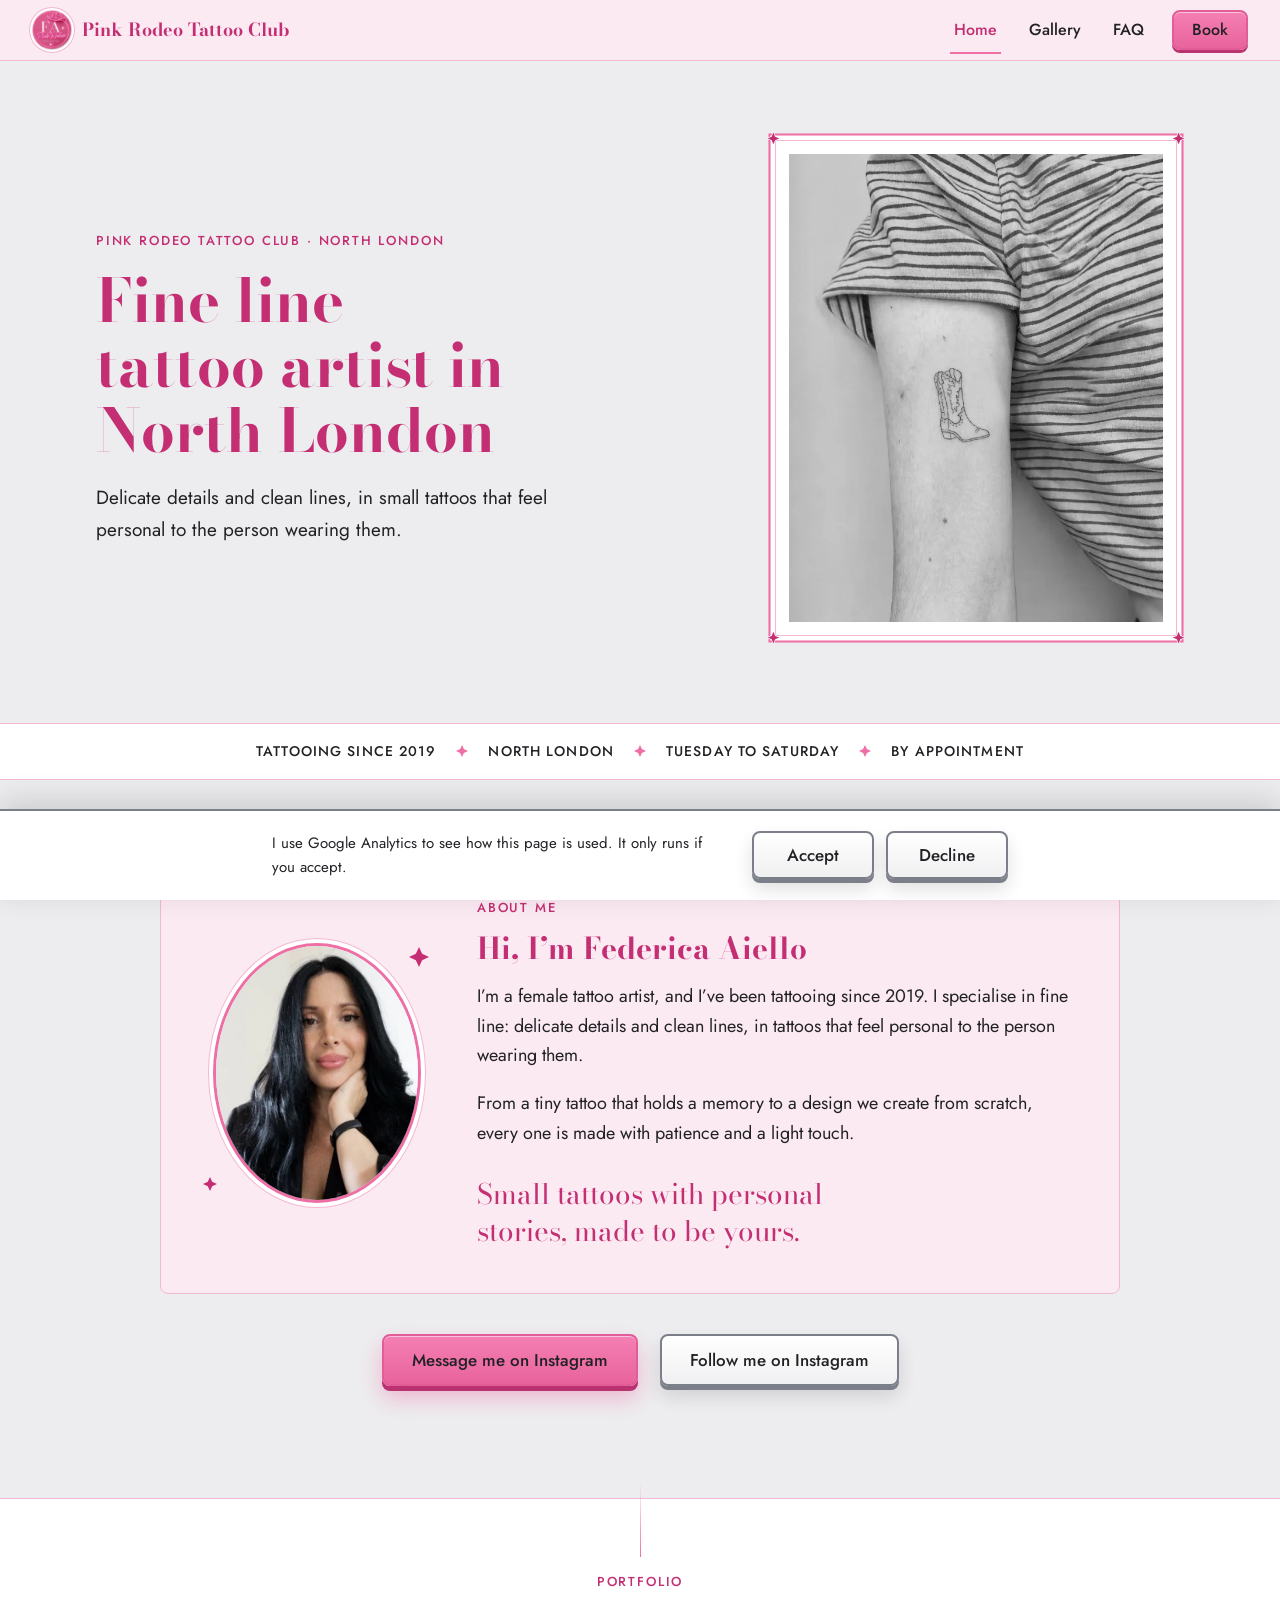
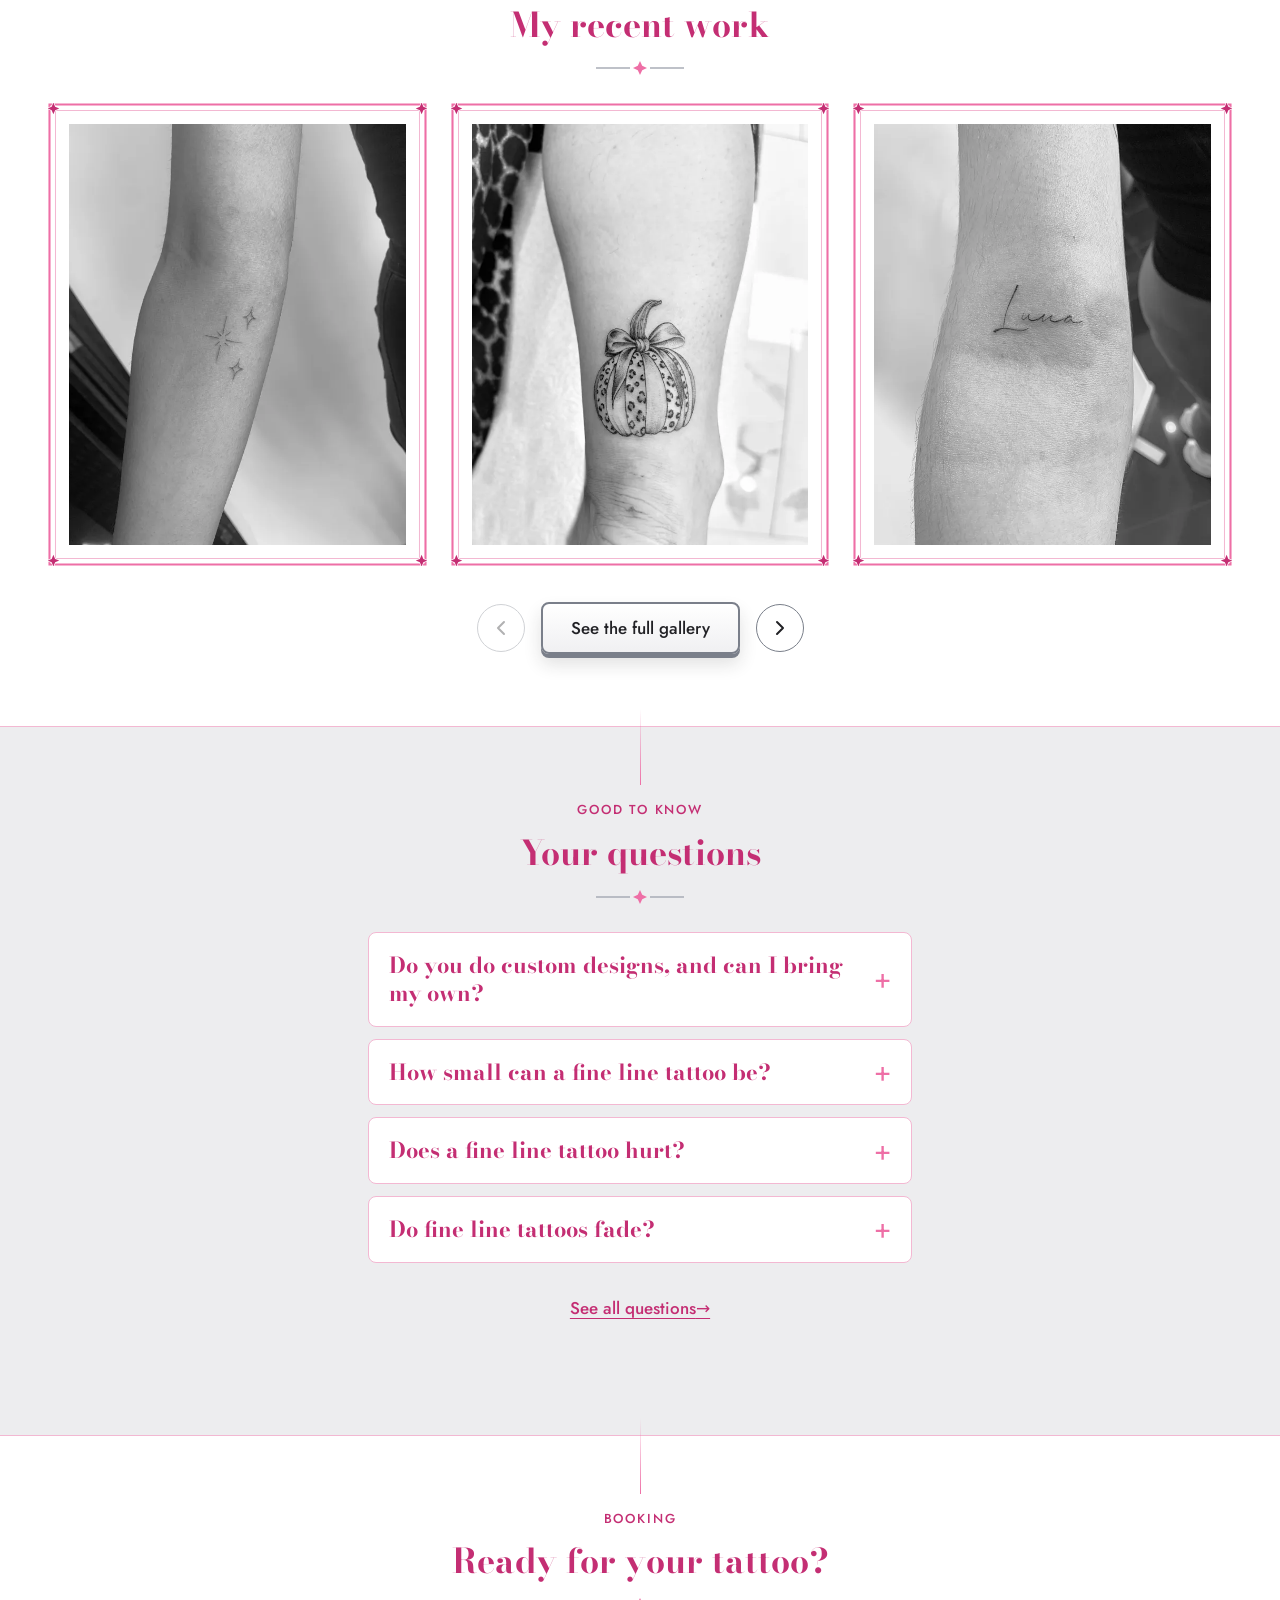
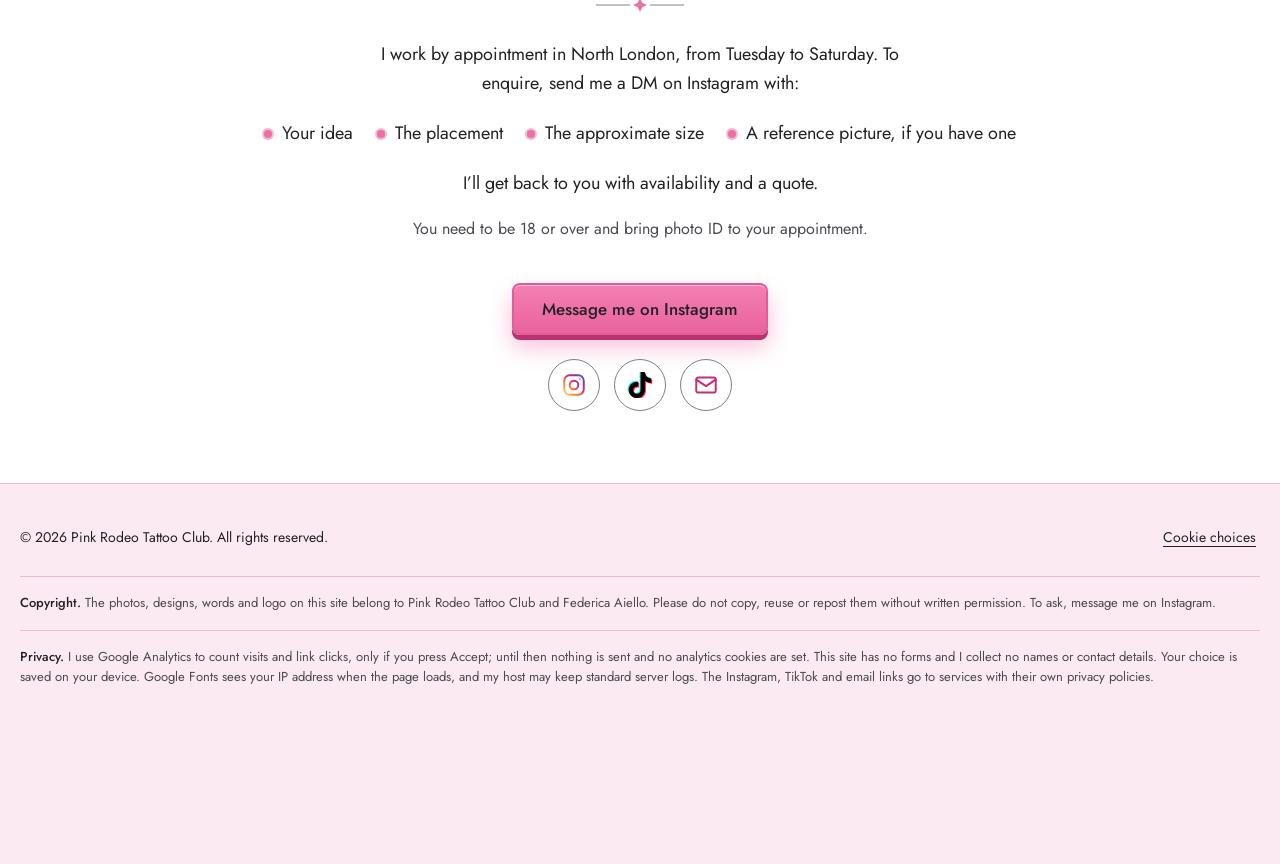
<file: index.html>
<!DOCTYPE html>
<html lang="en-GB">
<head>
  <meta charset="utf-8">
  <meta name="viewport" content="width=device-width, initial-scale=1">
  <title>Fine Line Tattoo Artist North London | Pink Rodeo Tattoo Club</title>
  <meta name="description" content="I'm Federica Aiello, a fine line tattoo artist in North London. Delicate tattoos at Pink Rodeo Tattoo Club, by appointment. Message me on Instagram.">
  <link rel="canonical" href="https://pinkrodeotattooclub.co.uk/">
  <meta name="theme-color" content="#EDEDEF">

  <!-- Open Graph and Twitter: what shows when the link is shared. -->
  <meta property="og:type" content="website">
  <meta property="og:site_name" content="Pink Rodeo Tattoo Club">
  <meta property="og:locale" content="en_GB">
  <meta property="og:title" content="Fine Line Tattoo Artist North London | Pink Rodeo Tattoo Club">
  <meta property="og:description" content="I'm Federica Aiello, a fine line tattoo artist in North London. Delicate tattoos at Pink Rodeo Tattoo Club, by appointment. Message me on Instagram.">
  <meta property="og:url" content="https://pinkrodeotattooclub.co.uk/">
  <meta property="og:image" content="https://pinkrodeotattooclub.co.uk/assets/social-preview.jpg">
  <meta property="og:image:width" content="1200">
  <meta property="og:image:height" content="630">
  <meta property="og:image:alt" content="Pink Rodeo Tattoo Club logo, a pink round sign with a neon-style cowboy hat, beside the words Fine line tattoo artist in North London">
  <meta name="twitter:card" content="summary_large_image">
  <meta name="twitter:title" content="Fine Line Tattoo Artist North London | Pink Rodeo Tattoo Club">
  <meta name="twitter:description" content="I'm Federica Aiello, a fine line tattoo artist in North London. Delicate tattoos at Pink Rodeo Tattoo Club, by appointment. Message me on Instagram.">
  <meta name="twitter:image" content="https://pinkrodeotattooclub.co.uk/assets/social-preview.jpg">
  <meta name="twitter:image:alt" content="Pink Rodeo Tattoo Club logo, a pink round sign with a neon-style cowboy hat, beside the words Fine line tattoo artist in North London">

  <link rel="icon" href="/favicon.ico" sizes="48x48">
  <link rel="icon" type="image/png" href="/assets/favicon-96.png" sizes="96x96">
  <link rel="icon" type="image/png" href="/assets/favicon-192.png" sizes="192x192">
  <link rel="apple-touch-icon" href="/assets/apple-touch-icon.png">

  <link rel="preconnect" href="https://fonts.googleapis.com">
  <link rel="preconnect" href="https://fonts.gstatic.com" crossorigin>
  <!-- Fonts load without blocking the first paint; the noscript line is the fallback. -->
  <link rel="stylesheet" href="https://fonts.googleapis.com/css2?family=Bodoni+Moda:wght@400;700&amp;family=Jost:wght@400;500&amp;display=swap" media="print" onload="this.media='all'">
  <noscript><link rel="stylesheet" href="https://fonts.googleapis.com/css2?family=Bodoni+Moda:wght@400;700&amp;family=Jost:wght@400;500&amp;display=swap"></noscript>
  <link rel="stylesheet" href="/styles.css">

  <!-- Google Consent Mode v2: everything denied until the visitor accepts.
       Google's analytics script is not downloaded at all before that (see script.js). -->
  <script>
    window.dataLayer = window.dataLayer || [];
    function gtag() { dataLayer.push(arguments); }
    gtag('consent', 'default', {
      analytics_storage: 'denied',
      ad_storage: 'denied',
      ad_user_data: 'denied',
      ad_personalization: 'denied'
    });
  </script>

  <script type="application/ld+json">
  {
    "@context": "https://schema.org",
    "@graph": [
      {
        "@type": "WebSite",
        "@id": "https://pinkrodeotattooclub.co.uk/#website",
        "url": "https://pinkrodeotattooclub.co.uk/",
        "name": "Pink Rodeo Tattoo Club",
        "alternateName": "Pink Rodeo",
        "inLanguage": "en-GB",
        "publisher": { "@id": "https://pinkrodeotattooclub.co.uk/#organization" }
      },
      {
        "@type": "Organization",
        "@id": "https://pinkrodeotattooclub.co.uk/#organization",
        "name": "Pink Rodeo Tattoo Club",
        "url": "https://pinkrodeotattooclub.co.uk/",
        "email": "hello@pinkrodeotattooclub.co.uk",
        "logo": "https://pinkrodeotattooclub.co.uk/assets/logo/pink-rodeo-tattoo-club-logo.jpg",
        "description": "Pink Rodeo Tattoo Club is a fine line tattoo brand in North London.",
        "areaServed": "North London",
        "sameAs": [
          "https://www.instagram.com/federicaiellotattoo/",
          "https://www.tiktok.com/@fapinkrodeo"
        ]
      },
      {
        "@type": "Person",
        "@id": "https://pinkrodeotattooclub.co.uk/#federica",
        "name": "Federica Aiello",
        "jobTitle": "Tattoo artist",
        "description": "Fine line tattoo artist in North London.",
        "image": "https://pinkrodeotattooclub.co.uk/assets/about/federica-oval-480.jpg",
        "knowsAbout": "Fine line tattooing",
        "url": "https://pinkrodeotattooclub.co.uk/",
        "worksFor": { "@id": "https://pinkrodeotattooclub.co.uk/#organization" },
        "sameAs": [
          "https://www.instagram.com/federicaiellotattoo/",
          "https://www.tiktok.com/@fapinkrodeo"
        ]
      }
    ]
  }
  </script>
</head>
<body>
  <a class="skip-link" href="#main">Skip to content</a>

  <section class="consent" id="consent" aria-label="Cookie choices" hidden>
    <p>I use Google Analytics to see how this page is used. It only runs if you accept.</p>
    <div class="consent__actions">
      <button type="button" class="btn btn--secondary" id="consent-accept">Accept</button>
      <button type="button" class="btn btn--secondary" id="consent-decline">Decline</button>
    </div>
  </section>

  <nav class="topbar" aria-label="Main menu">
    <div class="topbar__inner">
      <a class="brand" href="/">
        <img src="/assets/favicon-96.png" width="96" height="96" alt="">
        <span>Pink Rodeo Tattoo Club</span>
      </a>
      <ul id="menu-list">
        <li><a href="/" aria-current="page">Home</a></li>
        <li><a href="/gallery/" data-event="click_gallery" data-location="menu">Gallery</a></li>
        <li><a href="/faq/" data-event="click_faq" data-location="menu">FAQ</a></li>
        <li class="topbar__book"><a href="/#book" data-event="click_book" data-location="menu">Book</a></li>
      </ul>
      <button type="button" class="menu-toggle" id="menu-toggle" aria-expanded="false" aria-controls="menu-list" aria-label="Open menu">
        <svg viewBox="0 0 24 24" aria-hidden="true" focusable="false"><path class="i-open" d="M4 7h16M4 12h16M4 17h16"/><path class="i-close" d="M6 6l12 12M18 6 6 18"/></svg>
      </button>
    </div>
  </nav>

  <header class="hero hero--home">
    <div class="hero__text">
      <p class="hero__kicker">Pink Rodeo Tattoo Club · North London</p>
      <h1>Fine line tattoo artist in North London</h1>
      <p class="hero__lead">Delicate details and clean lines, in small tattoos that feel personal to the person wearing them.</p>
    </div>
    <figure class="frame frame--photo hero__photo">
      <picture><source type="image/webp" srcset="/assets/work/cowboy-boot-640.webp 640w, /assets/work/cowboy-boot-960.webp 960w" sizes="(min-width: 900px) 26rem, (min-width: 600px) 22rem, 80vw"><img src="/assets/work/cowboy-boot-960.jpg" srcset="/assets/work/cowboy-boot-640.jpg 640w, /assets/work/cowboy-boot-960.jpg 960w" sizes="(min-width: 900px) 26rem, (min-width: 600px) 22rem, 80vw" width="960" height="1280" alt="Fine line tattoo of a cowboy boot on an upper arm" fetchpriority="high" decoding="async"></picture>
    </figure>
  </header>

  <div class="facts">
    <ul class="facts__row">
      <li>Tattooing since 2019</li>
      <li>North London</li>
      <li>Tuesday to Saturday</li>
      <li>By appointment</li>
    </ul>
  </div>

  <main id="main">
    <section class="section section--about" id="about" aria-labelledby="about-heading">
      <div class="about-box about-split">
        <figure class="about-split__photo">
          <picture><source type="image/webp" srcset="/assets/about/federica-oval-480.webp"><img src="/assets/about/federica-oval-480.jpg" width="480" height="600" alt="Federica Aiello, with long dark hair, resting her chin on her hand" decoding="async"></picture>
        </figure>
        <div class="about-split__text">
          <p class="kicker" aria-hidden="true">About me</p>
        <h2 id="about-heading">Hi, I’m Federica Aiello</h2>
        <p>I’m a female tattoo artist, and I’ve been tattooing since 2019. I specialise in fine line: delicate details and clean lines, in tattoos that feel personal to the person wearing them.</p>
        <p>From a tiny tattoo that holds a memory to a design we create from scratch, every one is made with patience and a light touch.</p>
        <p class="about__closing">Small tattoos with personal stories, made to be yours.</p>
        </div>
      </div>
      <div class="actions">
        <a class="btn btn--primary" href="https://ig.me/m/federicaiellotattoo" target="_blank" rel="noopener noreferrer" data-event="click_dm" data-location="about">Message me on Instagram<span class="sr-only"> (opens in a new tab)</span></a>
        <a class="btn btn--secondary" href="https://www.instagram.com/federicaiellotattoo/" target="_blank" rel="noopener noreferrer" data-event="click_instagram_follow" data-location="about">Follow me on Instagram<span class="sr-only"> (opens in a new tab)</span></a>
      </div>
    </section>

    <div class="band band--work">
      <section class="section section--gallery" id="work" data-reveal aria-labelledby="work-heading">
        <p class="kicker" aria-hidden="true">Portfolio</p>
        <h2 id="work-heading">My recent work</h2>
        <ul class="carousel" id="carousel" aria-label="Recent tattoos, scroll sideways for more">
          <li>
            <figure class="frame frame--photo">
              <a class="photo-link" href="/assets/work/three-stars-1400.webp" aria-label="View larger: Fine line tattoo of a sparkle and two small stars on a forearm">
                <picture><source type="image/webp" srcset="/assets/work/three-stars-640.webp 640w, /assets/work/three-stars-960.webp 960w" sizes="(min-width: 1400px) 18rem, (min-width: 900px) calc(33vw - 3rem), (min-width: 600px) calc(50vw - 3rem), 80vw"><img src="/assets/work/three-stars-960.jpg" srcset="/assets/work/three-stars-640.jpg 640w, /assets/work/three-stars-960.jpg 960w" sizes="(min-width: 1400px) 18rem, (min-width: 900px) calc(33vw - 3rem), (min-width: 600px) calc(50vw - 3rem), 80vw" width="960" height="1280" alt="Fine line tattoo of a sparkle and two small stars on a forearm" loading="lazy" fetchpriority="low" decoding="async"></picture>
              </a>
            </figure>
          </li>
          <li>
            <figure class="frame frame--photo">
              <a class="photo-link" href="/assets/work/pumpkin-bow-1400.webp" aria-label="View larger: Tattoo of a pumpkin with leopard print stripes and a bow on its stem, on the back of a lower leg">
                <picture><source type="image/webp" srcset="/assets/work/pumpkin-bow-640.webp 640w, /assets/work/pumpkin-bow-960.webp 960w" sizes="(min-width: 1400px) 18rem, (min-width: 900px) calc(33vw - 3rem), (min-width: 600px) calc(50vw - 3rem), 80vw"><img src="/assets/work/pumpkin-bow-960.jpg" srcset="/assets/work/pumpkin-bow-640.jpg 640w, /assets/work/pumpkin-bow-960.jpg 960w" sizes="(min-width: 1400px) 18rem, (min-width: 900px) calc(33vw - 3rem), (min-width: 600px) calc(50vw - 3rem), 80vw" width="960" height="1113" alt="Tattoo of a pumpkin with leopard print stripes and a bow on its stem, on the back of a lower leg" loading="lazy" fetchpriority="low" decoding="async"></picture>
              </a>
            </figure>
          </li>
          <li>
            <figure class="frame frame--photo">
              <a class="photo-link" href="/assets/work/luna-script-1400.webp" aria-label="View larger: Fine line tattoo of the name Luna in handwritten script on a forearm">
                <picture><source type="image/webp" srcset="/assets/work/luna-script-640.webp 640w, /assets/work/luna-script-960.webp 960w" sizes="(min-width: 1400px) 18rem, (min-width: 900px) calc(33vw - 3rem), (min-width: 600px) calc(50vw - 3rem), 80vw"><img src="/assets/work/luna-script-960.jpg" srcset="/assets/work/luna-script-640.jpg 640w, /assets/work/luna-script-960.jpg 960w" sizes="(min-width: 1400px) 18rem, (min-width: 900px) calc(33vw - 3rem), (min-width: 600px) calc(50vw - 3rem), 80vw" width="960" height="1264" alt="Fine line tattoo of the name Luna in handwritten script on a forearm" loading="lazy" fetchpriority="low" decoding="async"></picture>
              </a>
            </figure>
          </li>
          <li>
            <figure class="frame frame--photo">
              <a class="photo-link" href="/assets/work/boots-stamp-1400.webp" aria-label="View larger: Fine line tattoo of a postage stamp showing two laced boots, with the number 26">
                <picture><source type="image/webp" srcset="/assets/work/boots-stamp-640.webp 640w, /assets/work/boots-stamp-960.webp 960w" sizes="(min-width: 1400px) 18rem, (min-width: 900px) calc(33vw - 3rem), (min-width: 600px) calc(50vw - 3rem), 80vw"><img src="/assets/work/boots-stamp-960.jpg" srcset="/assets/work/boots-stamp-640.jpg 640w, /assets/work/boots-stamp-960.jpg 960w" sizes="(min-width: 1400px) 18rem, (min-width: 900px) calc(33vw - 3rem), (min-width: 600px) calc(50vw - 3rem), 80vw" width="960" height="1043" alt="Fine line tattoo of a postage stamp showing two laced boots, with the number 26" loading="lazy" fetchpriority="low" decoding="async"></picture>
              </a>
            </figure>
          </li>
          <li>
            <figure class="frame frame--photo">
              <a class="photo-link" href="/assets/work/butterflies-1400.webp" aria-label="View larger: Tattoo of two small butterflies on a forearm, beside a second pair of small butterflies on another person">
                <picture><source type="image/webp" srcset="/assets/work/butterflies-640.webp 640w, /assets/work/butterflies-960.webp 960w" sizes="(min-width: 1400px) 18rem, (min-width: 900px) calc(33vw - 3rem), (min-width: 600px) calc(50vw - 3rem), 80vw"><img src="/assets/work/butterflies-960.jpg" srcset="/assets/work/butterflies-640.jpg 640w, /assets/work/butterflies-960.jpg 960w" sizes="(min-width: 1400px) 18rem, (min-width: 900px) calc(33vw - 3rem), (min-width: 600px) calc(50vw - 3rem), 80vw" width="960" height="1280" alt="Tattoo of two small butterflies on a forearm, beside a second pair of small butterflies on another person" loading="lazy" fetchpriority="low" decoding="async"></picture>
              </a>
            </figure>
          </li>
          <li>
            <figure class="frame frame--photo">
              <a class="photo-link" href="/assets/work/clock-tower-1400.webp" aria-label="View larger: Fine line tattoo of a clock tower drawn in one continuous line on an upper arm">
                <picture><source type="image/webp" srcset="/assets/work/clock-tower-640.webp 640w, /assets/work/clock-tower-960.webp 960w" sizes="(min-width: 1400px) 18rem, (min-width: 900px) calc(33vw - 3rem), (min-width: 600px) calc(50vw - 3rem), 80vw"><img src="/assets/work/clock-tower-960.jpg" srcset="/assets/work/clock-tower-640.jpg 640w, /assets/work/clock-tower-960.jpg 960w" sizes="(min-width: 1400px) 18rem, (min-width: 900px) calc(33vw - 3rem), (min-width: 600px) calc(50vw - 3rem), 80vw" width="960" height="1280" alt="Fine line tattoo of a clock tower drawn in one continuous line on an upper arm" loading="lazy" fetchpriority="low" decoding="async"></picture>
              </a>
            </figure>
          </li>
          <li>
            <figure class="frame frame--photo">
              <a class="photo-link" href="/assets/work/lemon-stamp-1400.webp" aria-label="View larger: Fine line tattoo of a postage stamp with a lemon and a lemon slice, with the number 82">
                <picture><source type="image/webp" srcset="/assets/work/lemon-stamp-640.webp 640w, /assets/work/lemon-stamp-960.webp 960w" sizes="(min-width: 1400px) 18rem, (min-width: 900px) calc(33vw - 3rem), (min-width: 600px) calc(50vw - 3rem), 80vw"><img src="/assets/work/lemon-stamp-960.jpg" srcset="/assets/work/lemon-stamp-640.jpg 640w, /assets/work/lemon-stamp-960.jpg 960w" sizes="(min-width: 1400px) 18rem, (min-width: 900px) calc(33vw - 3rem), (min-width: 600px) calc(50vw - 3rem), 80vw" width="960" height="1225" alt="Fine line tattoo of a postage stamp with a lemon and a lemon slice, with the number 82" loading="lazy" fetchpriority="low" decoding="async"></picture>
              </a>
            </figure>
          </li>
          <li>
            <figure class="frame frame--photo">
              <a class="photo-link" href="/assets/work/two-stars-1400.webp" aria-label="View larger: Fine line tattoo of two small stars surrounded by tiny dots">
                <picture><source type="image/webp" srcset="/assets/work/two-stars-640.webp 640w, /assets/work/two-stars-960.webp 960w" sizes="(min-width: 1400px) 18rem, (min-width: 900px) calc(33vw - 3rem), (min-width: 600px) calc(50vw - 3rem), 80vw"><img src="/assets/work/two-stars-960.jpg" srcset="/assets/work/two-stars-640.jpg 640w, /assets/work/two-stars-960.jpg 960w" sizes="(min-width: 1400px) 18rem, (min-width: 900px) calc(33vw - 3rem), (min-width: 600px) calc(50vw - 3rem), 80vw" width="960" height="1281" alt="Fine line tattoo of two small stars surrounded by tiny dots" loading="lazy" fetchpriority="low" decoding="async"></picture>
              </a>
            </figure>
          </li>
          <li class="carousel__end">
            <a class="frame carousel__more" href="/gallery/" data-event="click_gallery" data-location="carousel">See the full gallery <span aria-hidden="true">→</span></a>
          </li>
        </ul>
        <div class="carousel__controls">
          <button type="button" class="icon-btn" data-carousel-prev aria-controls="carousel" aria-label="Previous photos" hidden><svg viewBox="0 0 24 24" fill="none" stroke="currentColor" stroke-width="2" stroke-linecap="round" stroke-linejoin="round" aria-hidden="true" focusable="false"><path d="m15 6-6 6 6 6"/></svg></button>
          <a class="btn btn--secondary" href="/gallery/" data-event="click_gallery" data-location="work">See the full gallery</a>
          <button type="button" class="icon-btn" data-carousel-next aria-controls="carousel" aria-label="Next photos" hidden><svg viewBox="0 0 24 24" fill="none" stroke="currentColor" stroke-width="2" stroke-linecap="round" stroke-linejoin="round" aria-hidden="true" focusable="false"><path d="m9 6 6 6-6 6"/></svg></button>
        </div>
      </section>
    </div>

    <section class="section section--questions" id="questions" data-reveal aria-labelledby="questions-heading">
      <p class="kicker" aria-hidden="true">Good to know</p>
      <h2 id="questions-heading">Your questions</h2>
      <div class="faq-short">
        <details class="faq-short__item">
          <summary>Do you do custom designs, and can I bring my own?</summary>
          <p>Yes, I create custom fine line tattoo designs in North London. You are welcome to bring your own ideas or reference images, and I will adapt them to suit the placement you want. We talk through the details before I start.</p>
        </details>
        <details class="faq-short__item">
          <summary>How small can a fine line tattoo be?</summary>
          <p>Fine line tattoos can be very small, from around 0.5 cm, depending on the design. If a design has a lot of detail, I may suggest making it a little larger or simplifying it, so it stays clear as it heals.</p>
        </details>
        <details class="faq-short__item">
          <summary>Does a fine line tattoo hurt?</summary>
          <p>It depends on where the tattoo goes and on your own pain threshold. Small fine line tattoos are usually easy to deal with and quick to complete. Areas with thinner skin or close to the bone, such as the ribs, ankles or inner arm, tend to feel sharper.</p>
        </details>
        <details class="faq-short__item">
          <summary>Do fine line tattoos fade?</summary>
          <p>Yes, they can. The lines are thinner and less ink goes into the skin than with bolder styles, so sun, friction and time show on a fine line tattoo sooner. That is why aftercare matters so much. Keep it out of direct sun while it heals, and once it has healed, use sunscreen (SPF 30 or higher) whenever it is exposed.</p>
        </details>
      </div>
      <a class="more-link" href="/faq/" data-event="click_faq" data-location="home-faq">See all questions <span aria-hidden="true">→</span></a>
    </section>

    <div class="band">
      <section class="section section--book" id="book" data-reveal aria-labelledby="book-heading">
        <p class="kicker" aria-hidden="true">Booking</p>
        <h2 id="book-heading">Ready for your tattoo?</h2>
        <p>I work by appointment in North London, from Tuesday to Saturday. To enquire, send me a DM on Instagram with:</p>
        <ul class="booking__list">
          <li>Your idea</li>
          <li>The placement</li>
          <li>The approximate size</li>
          <li>A reference picture, if you have one</li>
        </ul>
        <p>I’ll get back to you with availability and a quote.</p>
        <p class="booking__note">You need to be 18 or over and bring photo ID to your appointment.</p>
        <div class="cta">
          <a class="btn btn--primary" href="https://ig.me/m/federicaiellotattoo" target="_blank" rel="noopener noreferrer" data-event="click_dm" data-location="booking">Message me on Instagram<span class="sr-only"> (opens in a new tab)</span></a>
          <nav class="social" aria-label="Instagram, TikTok and email">
            <a class="icon-link" href="https://www.instagram.com/federicaiellotattoo/" target="_blank" rel="noopener noreferrer" data-event="click_instagram_follow" data-location="booking">
              <svg viewBox="0 0 24 24" fill="none" stroke-width="1.8" stroke-linecap="round" stroke-linejoin="round" aria-hidden="true" focusable="false"><defs><linearGradient id="ig-gradient" x1="3" y1="21" x2="21" y2="3" gradientUnits="userSpaceOnUse"><stop offset="0" stop-color="#FEDA77"/><stop offset="0.3" stop-color="#F58529"/><stop offset="0.55" stop-color="#DD2A7B"/><stop offset="0.8" stop-color="#8134AF"/><stop offset="1" stop-color="#515BD4"/></linearGradient></defs><rect x="3" y="3" width="18" height="18" rx="5" stroke="url(#ig-gradient)"/><circle cx="12" cy="12" r="4" stroke="url(#ig-gradient)"/><circle cx="17.5" cy="6.5" r="0.7" fill="url(#ig-gradient)" stroke="none"/></svg><span class="sr-only">Instagram (opens in a new tab)</span>
            </a>
            <a class="icon-link" href="https://www.tiktok.com/@fapinkrodeo" target="_blank" rel="noopener noreferrer" data-event="click_tiktok" data-location="booking">
              <svg viewBox="0 0 24 24" aria-hidden="true" focusable="false"><path fill="#25F4EE" transform="translate(-0.9 -0.9)" d="M12.525.02c1.31-.02 2.61-.01 3.91-.02.08 1.53.63 3.09 1.75 4.17 1.12 1.11 2.7 1.62 4.24 1.79v4.03c-1.44-.05-2.89-.35-4.2-.97-.57-.26-1.1-.59-1.62-.93-.01 2.92.01 5.84-.02 8.75-.08 1.4-.54 2.79-1.35 3.94-1.31 1.92-3.58 3.17-5.91 3.21-1.43.08-2.86-.31-4.08-1.03-2.02-1.19-3.44-3.37-3.65-5.71-.02-.5-.03-1-.01-1.49.18-1.9 1.12-3.72 2.58-4.96 1.66-1.44 3.98-2.13 6.15-1.72.02 1.48-.04 2.96-.04 4.44-.99-.32-2.15-.23-3.02.37-.63.41-1.11 1.04-1.36 1.75-.21.51-.15 1.07-.14 1.61.24 1.64 1.82 3.02 3.5 2.87 1.12-.01 2.19-.66 2.77-1.61.19-.33.4-.67.41-1.06.1-1.79.06-3.57.07-5.36.01-4.03-.01-8.05.02-12.07z"/><path fill="#FE2C55" transform="translate(0.9 0.9)" d="M12.525.02c1.31-.02 2.61-.01 3.91-.02.08 1.53.63 3.09 1.75 4.17 1.12 1.11 2.7 1.62 4.24 1.79v4.03c-1.44-.05-2.89-.35-4.2-.97-.57-.26-1.1-.59-1.62-.93-.01 2.92.01 5.84-.02 8.75-.08 1.4-.54 2.79-1.35 3.94-1.31 1.92-3.58 3.17-5.91 3.21-1.43.08-2.86-.31-4.08-1.03-2.02-1.19-3.44-3.37-3.65-5.71-.02-.5-.03-1-.01-1.49.18-1.9 1.12-3.72 2.58-4.96 1.66-1.44 3.98-2.13 6.15-1.72.02 1.48-.04 2.96-.04 4.44-.99-.32-2.15-.23-3.02.37-.63.41-1.11 1.04-1.36 1.75-.21.51-.15 1.07-.14 1.61.24 1.64 1.82 3.02 3.5 2.87 1.12-.01 2.19-.66 2.77-1.61.19-.33.4-.67.41-1.06.1-1.79.06-3.57.07-5.36.01-4.03-.01-8.05.02-12.07z"/><path fill="#010101" d="M12.525.02c1.31-.02 2.61-.01 3.91-.02.08 1.53.63 3.09 1.75 4.17 1.12 1.11 2.7 1.62 4.24 1.79v4.03c-1.44-.05-2.89-.35-4.2-.97-.57-.26-1.1-.59-1.62-.93-.01 2.92.01 5.84-.02 8.75-.08 1.4-.54 2.79-1.35 3.94-1.31 1.92-3.58 3.17-5.91 3.21-1.43.08-2.86-.31-4.08-1.03-2.02-1.19-3.44-3.37-3.65-5.71-.02-.5-.03-1-.01-1.49.18-1.9 1.12-3.72 2.58-4.96 1.66-1.44 3.98-2.13 6.15-1.72.02 1.48-.04 2.96-.04 4.44-.99-.32-2.15-.23-3.02.37-.63.41-1.11 1.04-1.36 1.75-.21.51-.15 1.07-.14 1.61.24 1.64 1.82 3.02 3.5 2.87 1.12-.01 2.19-.66 2.77-1.61.19-.33.4-.67.41-1.06.1-1.79.06-3.57.07-5.36.01-4.03-.01-8.05.02-12.07z"/></svg><span class="sr-only">TikTok (opens in a new tab)</span>
            </a>
            <a class="icon-link icon-link--email" href="mailto:hello@pinkrodeotattooclub.co.uk" data-event="click_email" data-location="booking">
              <svg viewBox="0 0 24 24" fill="none" stroke="currentColor" stroke-width="1.8" stroke-linecap="round" stroke-linejoin="round" aria-hidden="true" focusable="false"><rect x="3" y="5" width="18" height="14" rx="2"/><path d="m3 7 9 6 9-6"/></svg><span class="sr-only">Email</span>
            </a>
          </nav>
        </div>
      </section>
    </div>
  </main>

  <footer class="footer">
    <div class="footer__inner">
      <div class="footer__row">
        <span>© 2026 Pink Rodeo Tattoo Club. All rights reserved.</span>
        <button type="button" class="link-button" id="consent-reopen">Cookie choices</button>
      </div>

      <section class="privacy" id="copyright" aria-labelledby="copyright-heading">
        <h2 id="copyright-heading">Copyright</h2>
        <p>The photos, designs, words and logo on this site belong to Pink Rodeo Tattoo Club and Federica Aiello. Please do not copy, reuse or repost them without written permission. To ask, message me on Instagram.</p>
      </section>

      <section class="privacy" aria-labelledby="privacy-heading">
        <h2 id="privacy-heading">Privacy</h2>
        <p>I use Google Analytics to count visits and link clicks, only if you press Accept; until then nothing is sent and no analytics cookies are set. This site has no forms and I collect no names or contact details. Your choice is saved on your device. Google Fonts sees your IP address when the page loads, and my host may keep standard server logs. The Instagram, TikTok and email links go to services with their own privacy policies.</p>
      </section>
    </div>
  </footer>

  <dialog class="lightbox" id="lightbox" aria-label="Photo viewer">
    <div class="lightbox__inner">
      <figure class="frame lightbox__frame">
        <img id="lightbox-img" src="[data-uri]" alt="">
      </figure>
      <div class="lightbox__bar">
        <button type="button" class="icon-btn" id="lightbox-prev" aria-label="Previous photo"><svg viewBox="0 0 24 24" fill="none" stroke="currentColor" stroke-width="2" stroke-linecap="round" stroke-linejoin="round" aria-hidden="true" focusable="false"><path d="m15 6-6 6 6 6"/></svg></button>
        <p class="lightbox__count" id="lightbox-count" aria-live="polite"></p>
        <button type="button" class="icon-btn" id="lightbox-next" aria-label="Next photo"><svg viewBox="0 0 24 24" fill="none" stroke="currentColor" stroke-width="2" stroke-linecap="round" stroke-linejoin="round" aria-hidden="true" focusable="false"><path d="m9 6 6 6-6 6"/></svg></button>
      </div>
      <button type="button" class="icon-btn lightbox__close" id="lightbox-close" aria-label="Close photo viewer"><svg viewBox="0 0 24 24" fill="none" stroke="currentColor" stroke-width="2" stroke-linecap="round" stroke-linejoin="round" aria-hidden="true" focusable="false"><path d="M6 6l12 12M18 6 6 18"/></svg></button>
    </div>
  </dialog>

  <div class="sticky-dm" id="sticky-dm">
    <a class="btn btn--primary" href="https://ig.me/m/federicaiellotattoo" target="_blank" rel="noopener noreferrer" data-event="click_dm" data-location="sticky">Message me on Instagram<span class="sr-only"> (opens in a new tab)</span></a>
  </div>

  <script src="/script.js" defer></script>
</body>
</html>
</file>
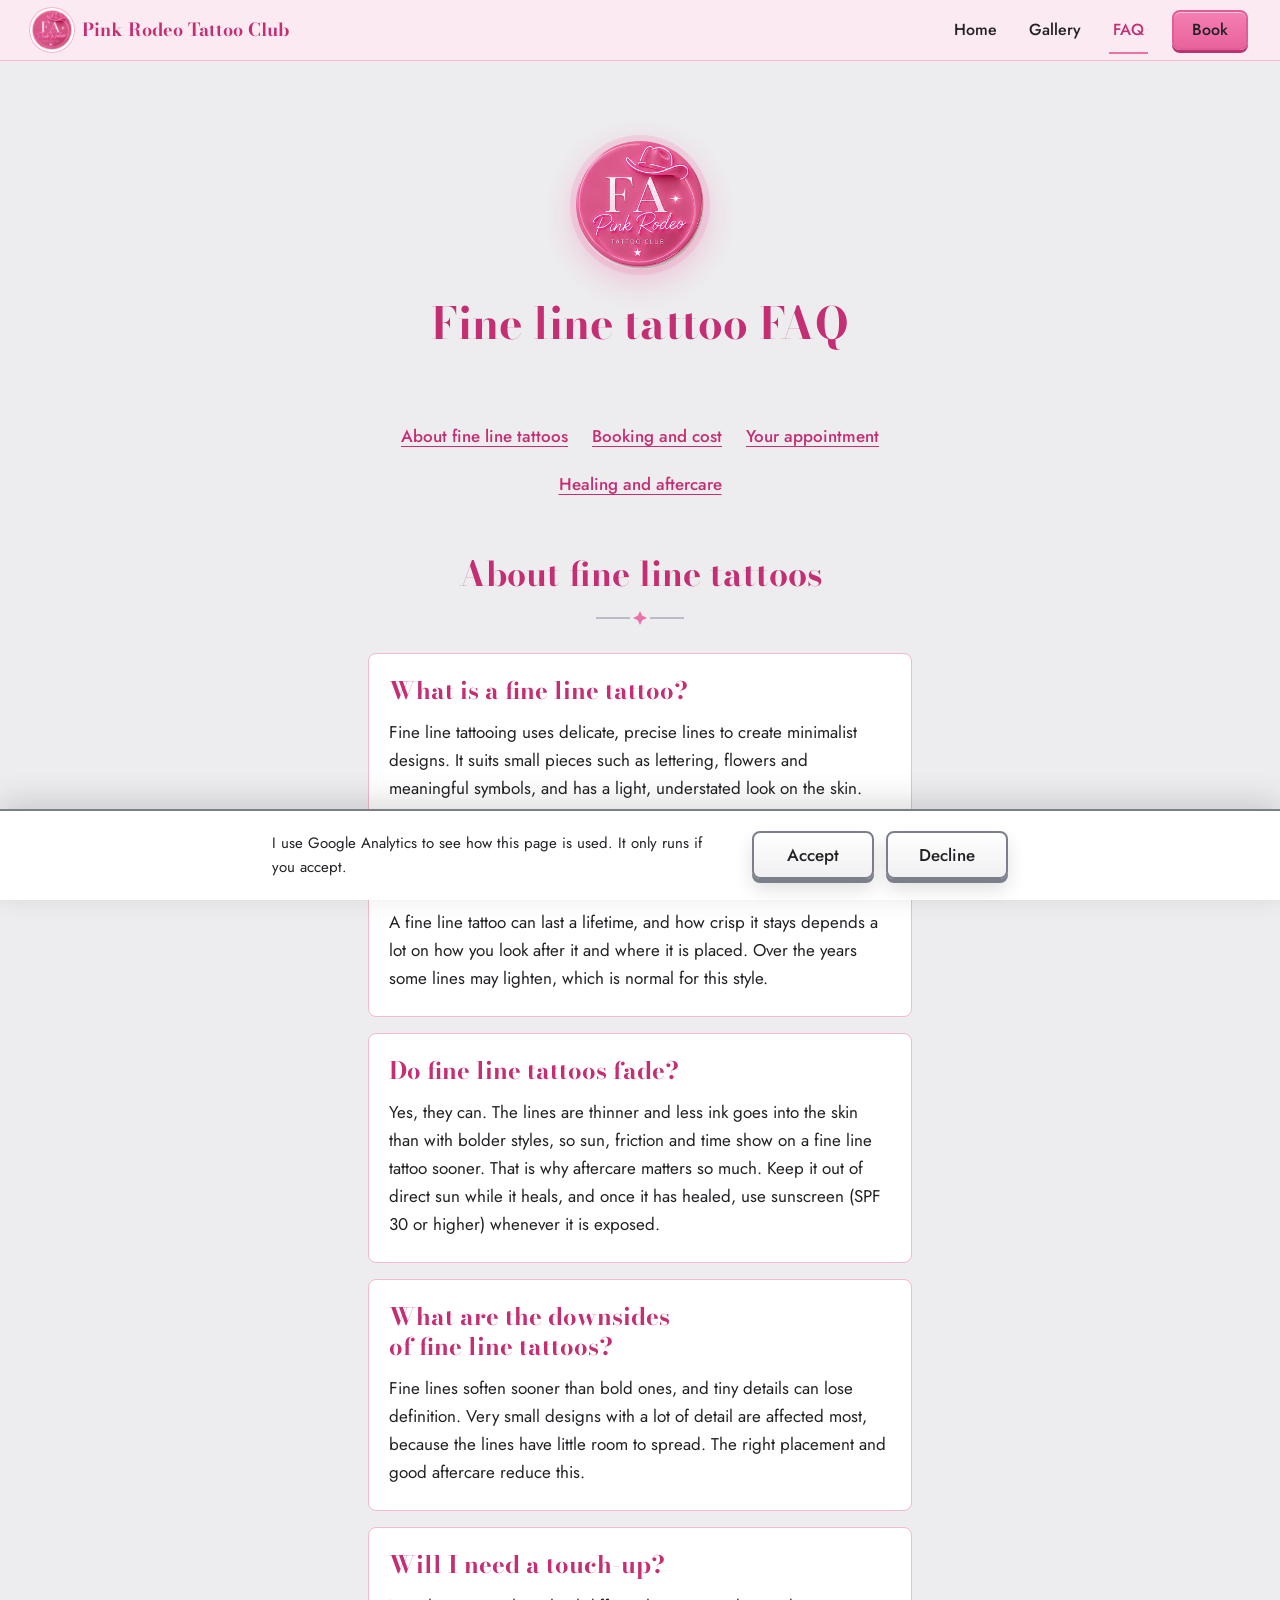
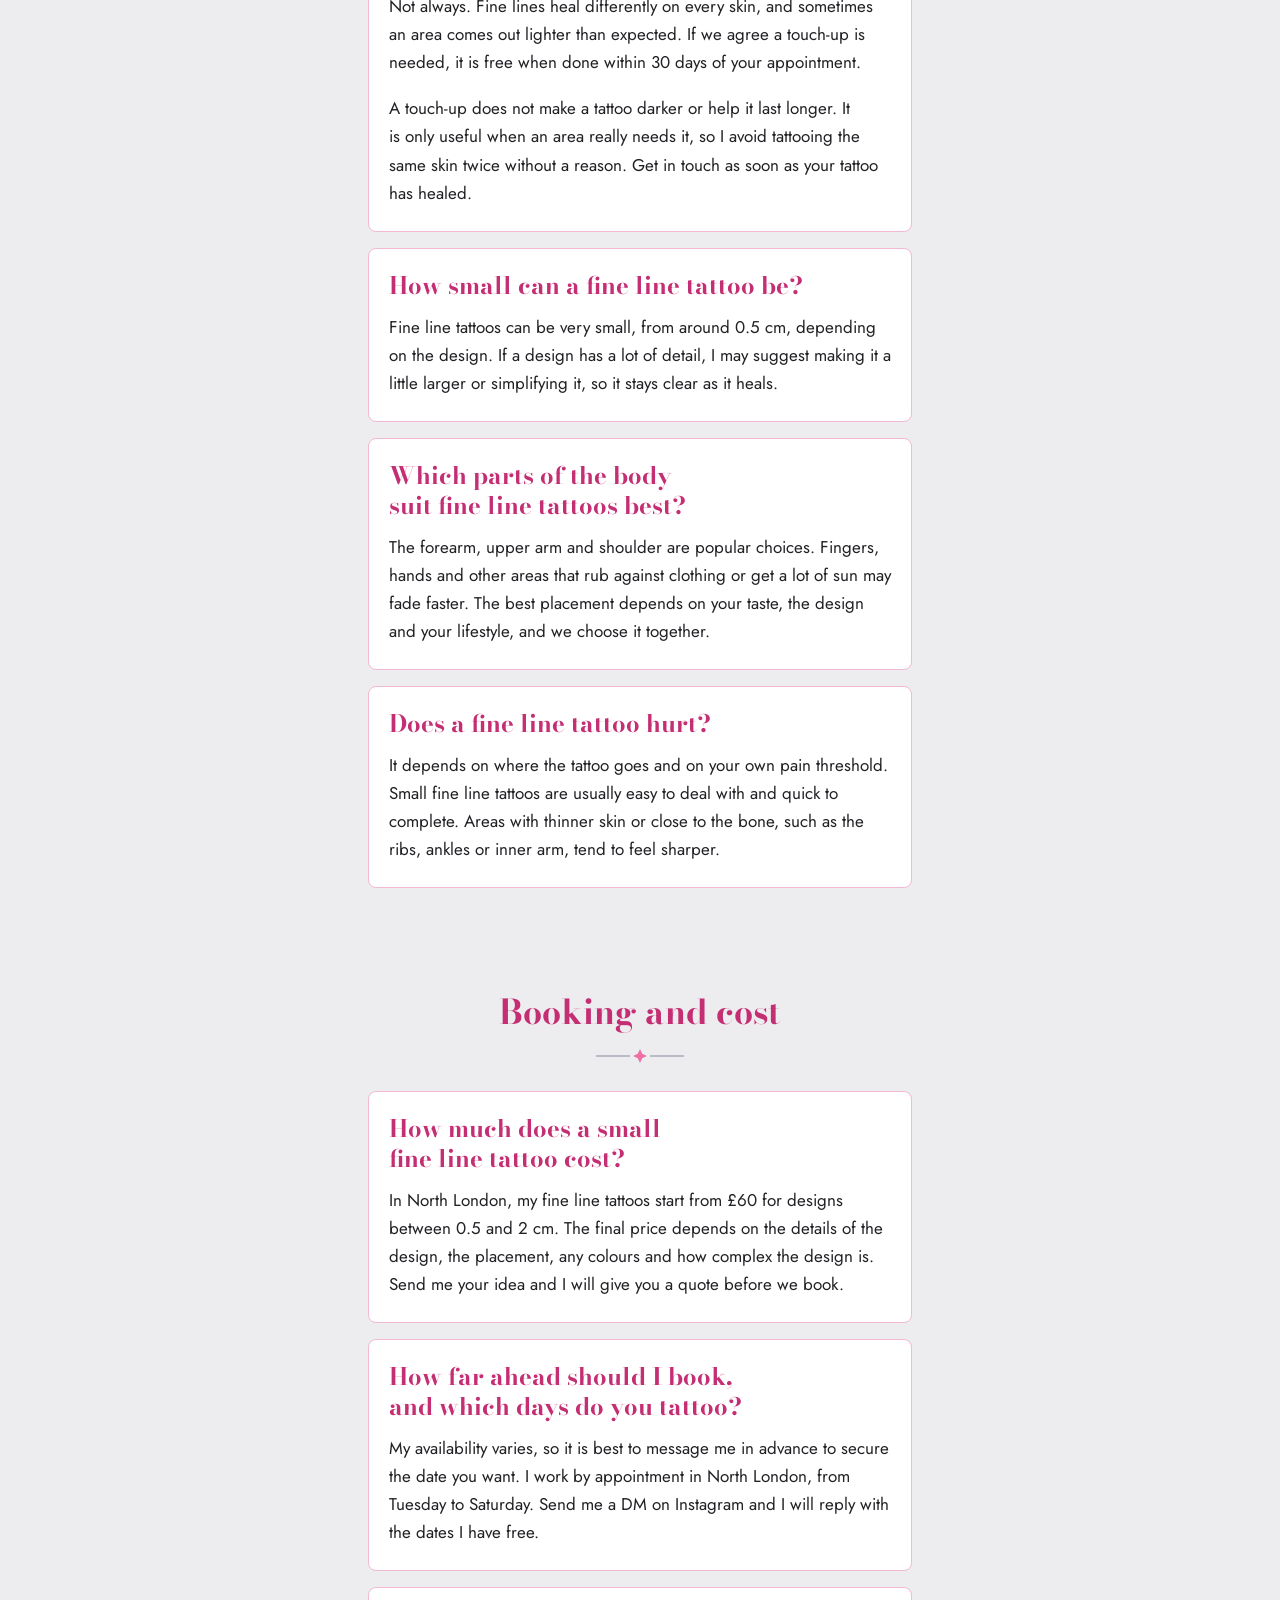
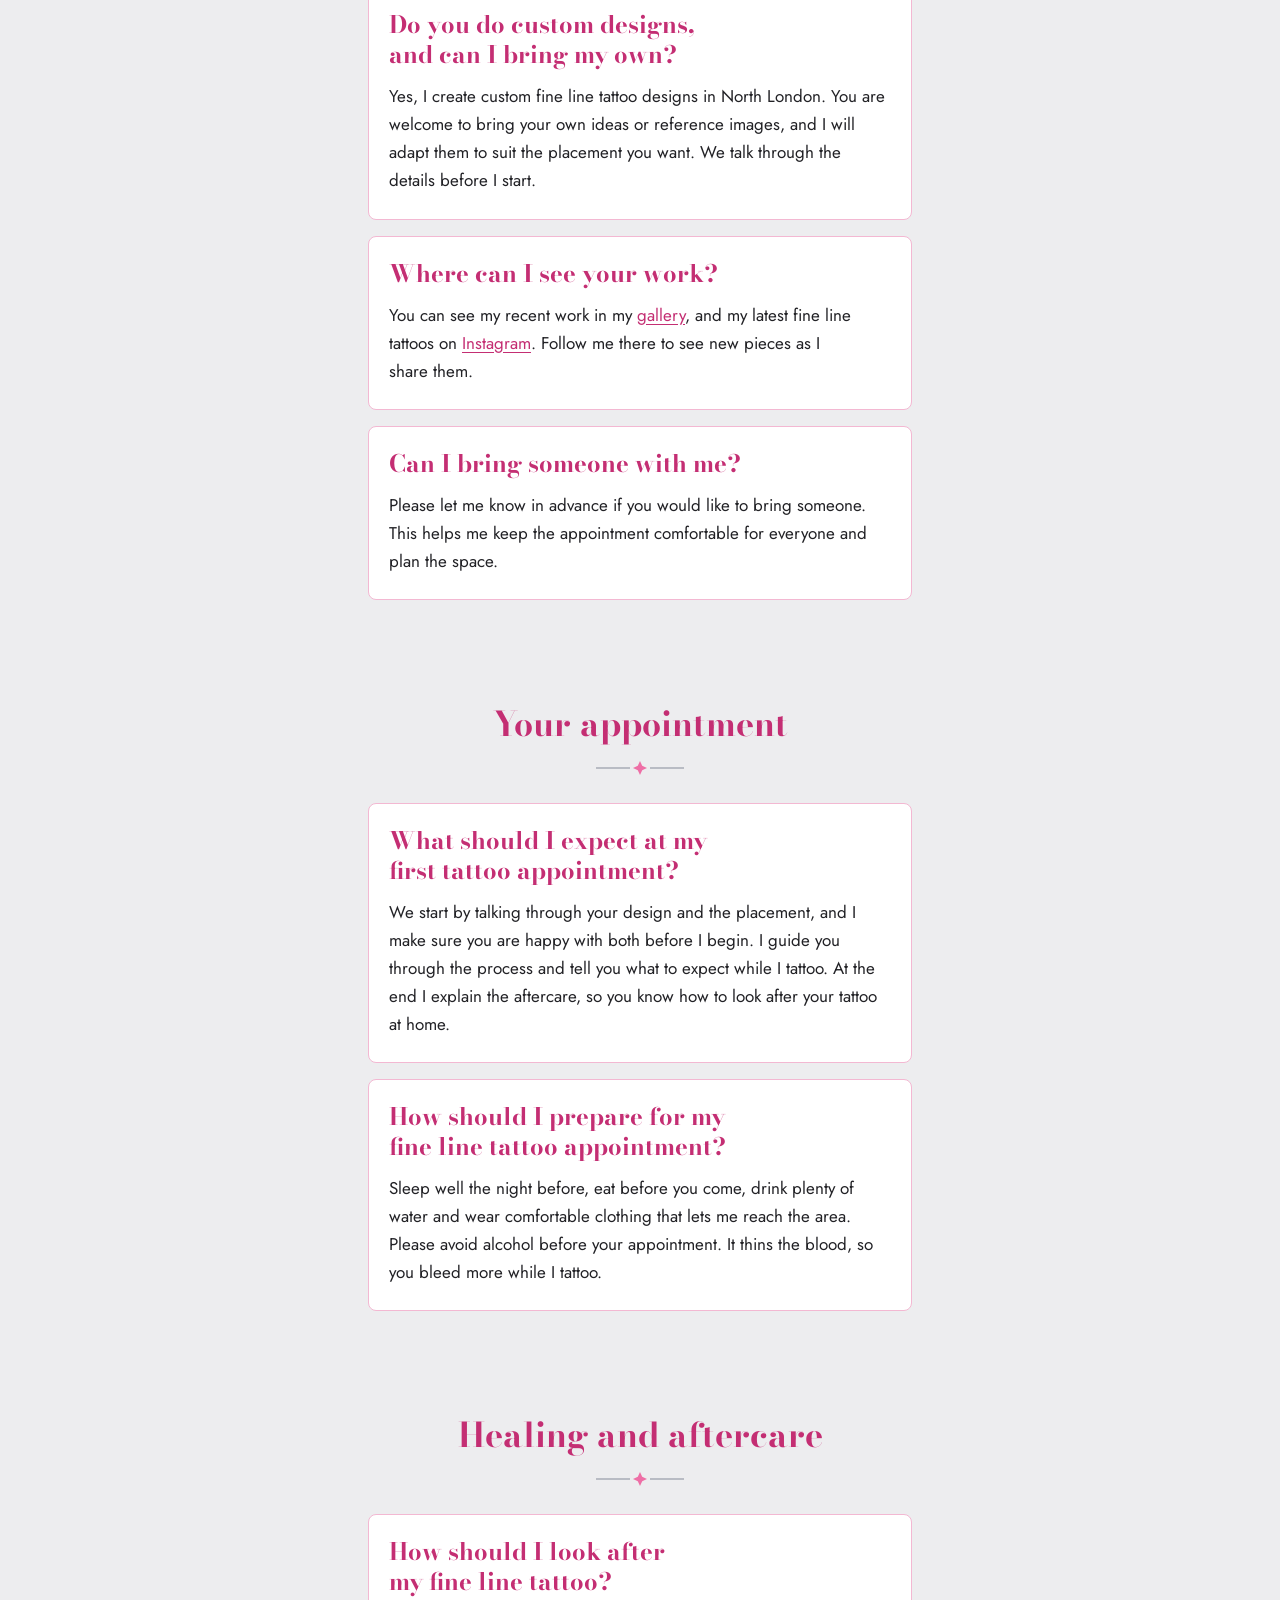
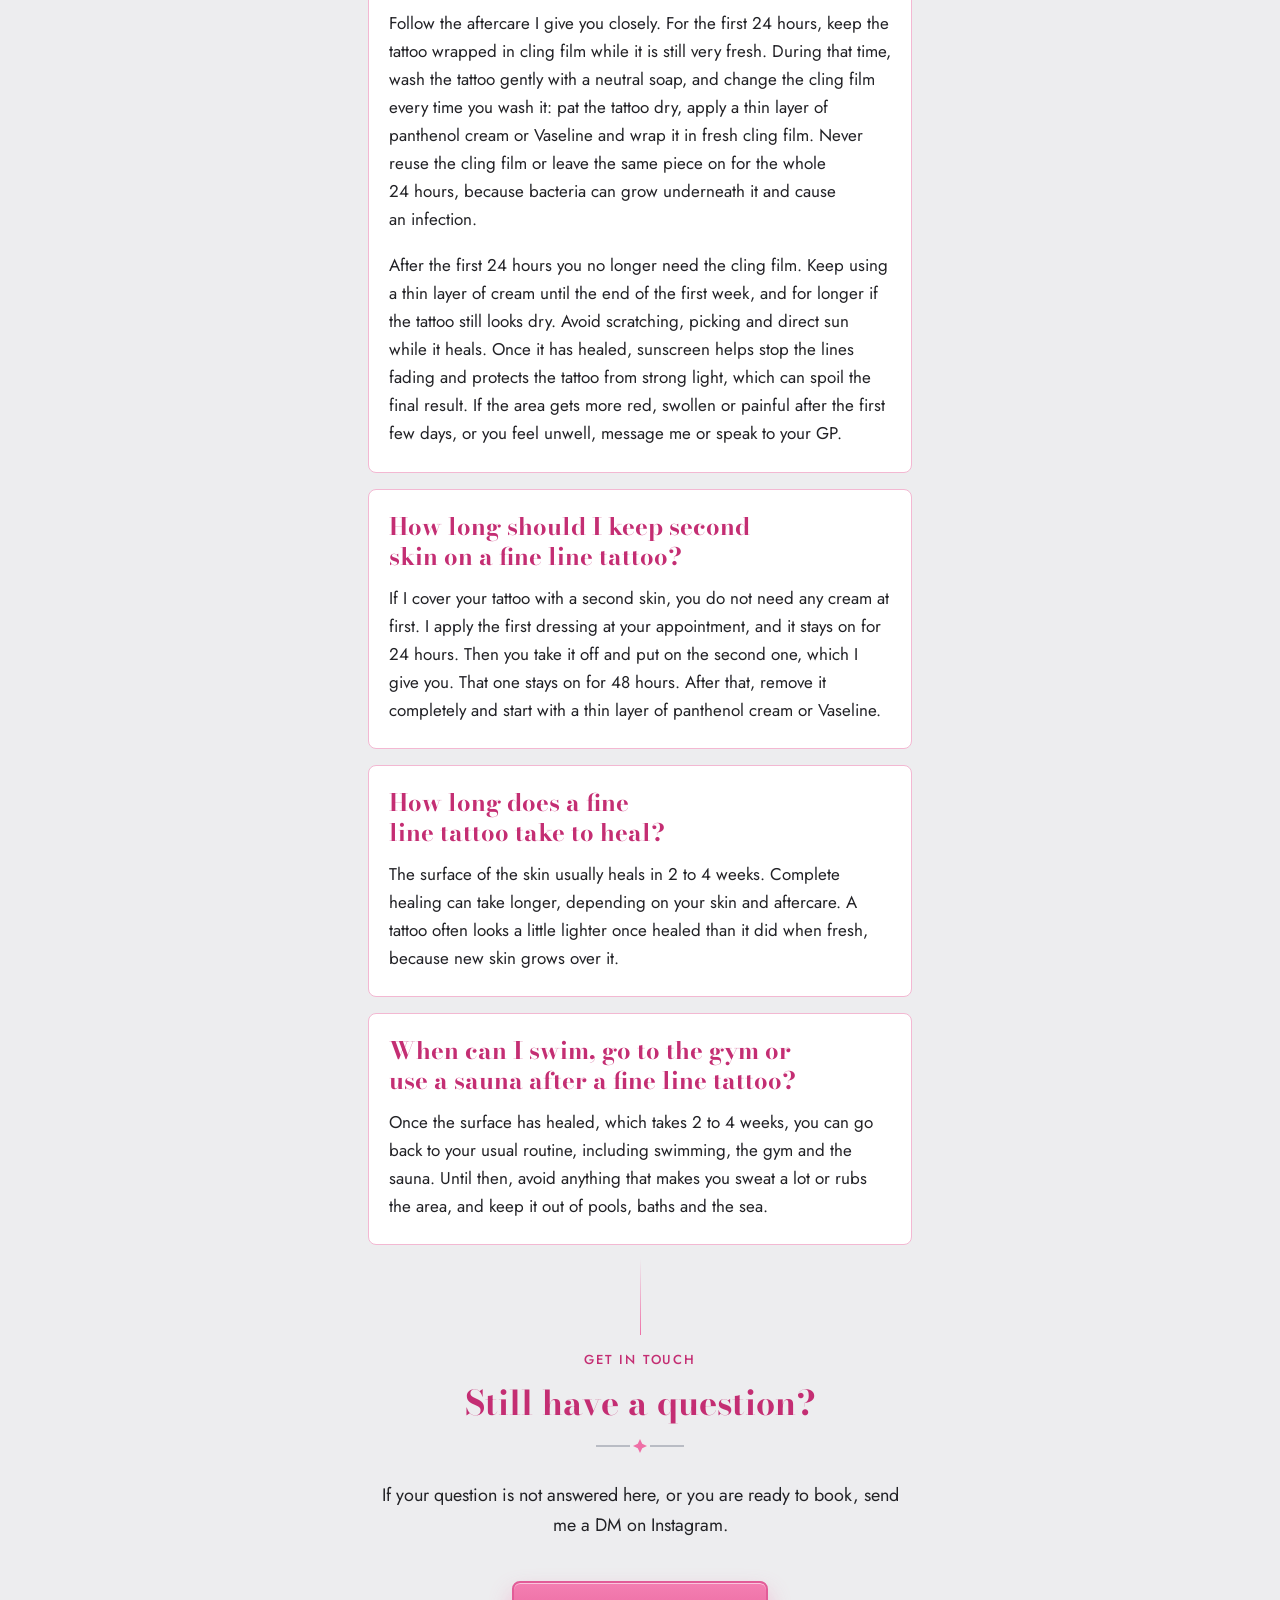
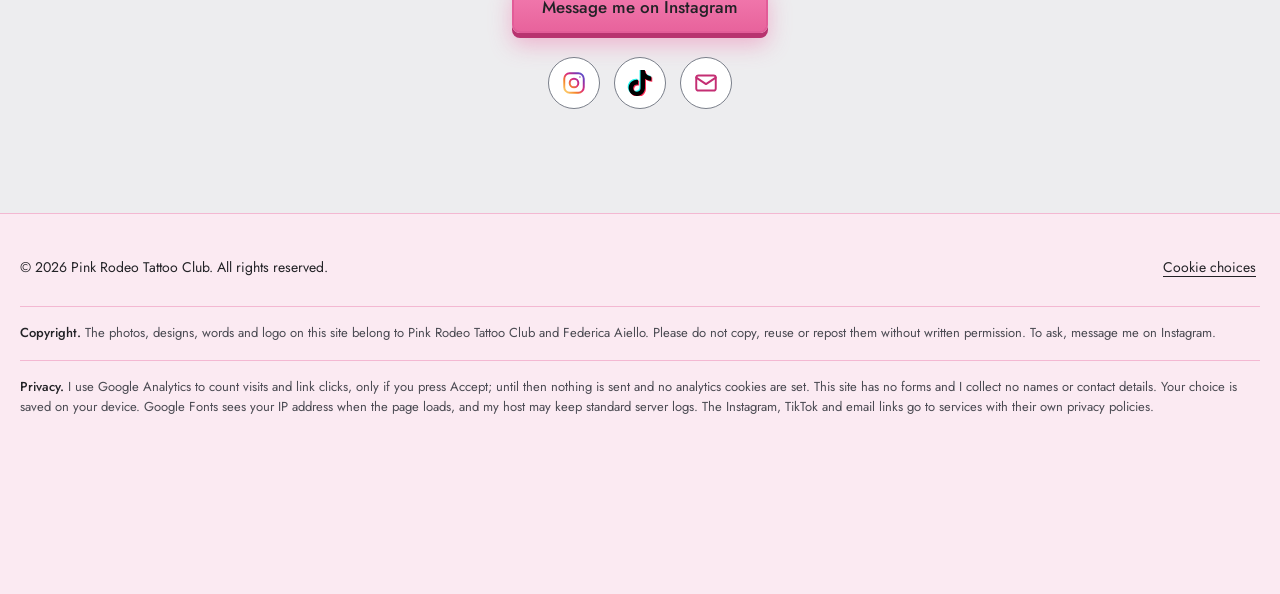
<file: faq/index.html>
<!DOCTYPE html>
<html lang="en-GB">
<head>
  <meta charset="utf-8">
  <meta name="viewport" content="width=device-width, initial-scale=1">
  <title>Fine Line Tattoo FAQ, Cost and Aftercare | Pink Rodeo Tattoo Club</title>
  <meta name="description" content="Answers to common questions about fine line tattoos in North London: cost, pain, healing, aftercare, touch-ups and booking, from tattoo artist Federica Aiello.">
  <link rel="canonical" href="https://pinkrodeotattooclub.co.uk/faq/">
  <meta name="theme-color" content="#EDEDEF">

  <!-- Open Graph and Twitter: what shows when the link is shared. -->
  <meta property="og:type" content="website">
  <meta property="og:site_name" content="Pink Rodeo Tattoo Club">
  <meta property="og:locale" content="en_GB">
  <meta property="og:title" content="Fine Line Tattoo FAQ, Cost and Aftercare | Pink Rodeo Tattoo Club">
  <meta property="og:description" content="Answers to common questions about fine line tattoos in North London: cost, pain, healing, aftercare, touch-ups and booking, from tattoo artist Federica Aiello.">
  <meta property="og:url" content="https://pinkrodeotattooclub.co.uk/faq/">
  <meta property="og:image" content="https://pinkrodeotattooclub.co.uk/assets/social-preview.jpg">
  <meta property="og:image:width" content="1200">
  <meta property="og:image:height" content="630">
  <meta property="og:image:alt" content="Pink Rodeo Tattoo Club logo, a pink round sign with a neon-style cowboy hat, beside the words Fine line tattoo artist in North London">
  <meta name="twitter:card" content="summary_large_image">
  <meta name="twitter:title" content="Fine Line Tattoo FAQ, Cost and Aftercare | Pink Rodeo Tattoo Club">
  <meta name="twitter:description" content="Answers to common questions about fine line tattoos in North London: cost, pain, healing, aftercare, touch-ups and booking, from tattoo artist Federica Aiello.">
  <meta name="twitter:image" content="https://pinkrodeotattooclub.co.uk/assets/social-preview.jpg">
  <meta name="twitter:image:alt" content="Pink Rodeo Tattoo Club logo, a pink round sign with a neon-style cowboy hat, beside the words Fine line tattoo artist in North London">

  <link rel="icon" href="/favicon.ico" sizes="48x48">
  <link rel="icon" type="image/png" href="/assets/favicon-96.png" sizes="96x96">
  <link rel="icon" type="image/png" href="/assets/favicon-192.png" sizes="192x192">
  <link rel="apple-touch-icon" href="/assets/apple-touch-icon.png">

  <link rel="preconnect" href="https://fonts.googleapis.com">
  <link rel="preconnect" href="https://fonts.gstatic.com" crossorigin>
  <!-- Fonts load without blocking the first paint; the noscript line is the fallback. -->
  <link rel="stylesheet" href="https://fonts.googleapis.com/css2?family=Bodoni+Moda:wght@400;700&amp;family=Jost:wght@400;500&amp;display=swap" media="print" onload="this.media='all'">
  <noscript><link rel="stylesheet" href="https://fonts.googleapis.com/css2?family=Bodoni+Moda:wght@400;700&amp;family=Jost:wght@400;500&amp;display=swap"></noscript>
  <link rel="stylesheet" href="/styles.css">

  <!-- Google Consent Mode v2: everything denied until the visitor accepts.
       Google's analytics script is not downloaded at all before that (see script.js). -->
  <script>
    window.dataLayer = window.dataLayer || [];
    function gtag() { dataLayer.push(arguments); }
    gtag('consent', 'default', {
      analytics_storage: 'denied',
      ad_storage: 'denied',
      ad_user_data: 'denied',
      ad_personalization: 'denied'
    });
  </script>

  <script type="application/ld+json">
  {
    "@context": "https://schema.org",
    "@graph": [
      {
        "@type": "FAQPage",
        "@id": "https://pinkrodeotattooclub.co.uk/faq/#faq",
        "url": "https://pinkrodeotattooclub.co.uk/faq/",
        "name": "Fine line tattoo FAQ",
        "inLanguage": "en-GB",
        "isPartOf": {
          "@id": "https://pinkrodeotattooclub.co.uk/#website"
        },
        "about": {
          "@id": "https://pinkrodeotattooclub.co.uk/#federica"
        },
        "mainEntity": [
          {
            "@type": "Question",
            "name": "What is a fine line tattoo?",
            "acceptedAnswer": {
              "@type": "Answer",
              "text": "Fine line tattooing uses delicate, precise lines to create minimalist designs. It suits small pieces such as lettering, flowers and meaningful symbols, and has a light, understated look on the skin."
            }
          },
          {
            "@type": "Question",
            "name": "How long do fine line tattoos last?",
            "acceptedAnswer": {
              "@type": "Answer",
              "text": "A fine line tattoo can last a lifetime, and how crisp it stays depends a lot on how you look after it and where it is placed. Over the years some lines may lighten, which is normal for this style."
            }
          },
          {
            "@type": "Question",
            "name": "Do fine line tattoos fade?",
            "acceptedAnswer": {
              "@type": "Answer",
              "text": "Yes, they can. The lines are thinner and less ink goes into the skin than with bolder styles, so sun, friction and time show on a fine line tattoo sooner. That is why aftercare matters so much. Keep it out of direct sun while it heals, and once it has healed, use sunscreen (SPF 30 or higher) whenever it is exposed."
            }
          },
          {
            "@type": "Question",
            "name": "What are the downsides of fine line tattoos?",
            "acceptedAnswer": {
              "@type": "Answer",
              "text": "Fine lines soften sooner than bold ones, and tiny details can lose definition. Very small designs with a lot of detail are affected most, because the lines have little room to spread. The right placement and good aftercare reduce this."
            }
          },
          {
            "@type": "Question",
            "name": "Will I need a touch-up?",
            "acceptedAnswer": {
              "@type": "Answer",
              "text": "Not always. Fine lines heal differently on every skin, and sometimes an area comes out lighter than expected. If we agree a touch-up is needed, it is free when done within 30 days of your appointment. A touch-up does not make a tattoo darker or help it last longer. It is only useful when an area really needs it, so I avoid tattooing the same skin twice without a reason. Get in touch as soon as your tattoo has healed."
            }
          },
          {
            "@type": "Question",
            "name": "How small can a fine line tattoo be?",
            "acceptedAnswer": {
              "@type": "Answer",
              "text": "Fine line tattoos can be very small, from around 0.5 cm, depending on the design. If a design has a lot of detail, I may suggest making it a little larger or simplifying it, so it stays clear as it heals."
            }
          },
          {
            "@type": "Question",
            "name": "Which parts of the body suit fine line tattoos best?",
            "acceptedAnswer": {
              "@type": "Answer",
              "text": "The forearm, upper arm and shoulder are popular choices. Fingers, hands and other areas that rub against clothing or get a lot of sun may fade faster. The best placement depends on your taste, the design and your lifestyle, and we choose it together."
            }
          },
          {
            "@type": "Question",
            "name": "Does a fine line tattoo hurt?",
            "acceptedAnswer": {
              "@type": "Answer",
              "text": "It depends on where the tattoo goes and on your own pain threshold. Small fine line tattoos are usually easy to deal with and quick to complete. Areas with thinner skin or close to the bone, such as the ribs, ankles or inner arm, tend to feel sharper."
            }
          },
          {
            "@type": "Question",
            "name": "How much does a small fine line tattoo cost?",
            "acceptedAnswer": {
              "@type": "Answer",
              "text": "In North London, my fine line tattoos start from £60 for designs between 0.5 and 2 cm. The final price depends on the details of the design, the placement, any colours and how complex the design is. Send me your idea and I will give you a quote before we book."
            }
          },
          {
            "@type": "Question",
            "name": "How far ahead should I book, and which days do you tattoo?",
            "acceptedAnswer": {
              "@type": "Answer",
              "text": "My availability varies, so it is best to message me in advance to secure the date you want. I work by appointment in North London, from Tuesday to Saturday. Send me a DM on Instagram and I will reply with the dates I have free."
            }
          },
          {
            "@type": "Question",
            "name": "Do you do custom designs, and can I bring my own?",
            "acceptedAnswer": {
              "@type": "Answer",
              "text": "Yes, I create custom fine line tattoo designs in North London. You are welcome to bring your own ideas or reference images, and I will adapt them to suit the placement you want. We talk through the details before I start."
            }
          },
          {
            "@type": "Question",
            "name": "Where can I see your work?",
            "acceptedAnswer": {
              "@type": "Answer",
              "text": "You can see my recent work in my gallery, and my latest fine line tattoos on Instagram. Follow me there to see new pieces as I share them."
            }
          },
          {
            "@type": "Question",
            "name": "Can I bring someone with me?",
            "acceptedAnswer": {
              "@type": "Answer",
              "text": "Please let me know in advance if you would like to bring someone. This helps me keep the appointment comfortable for everyone and plan the space."
            }
          },
          {
            "@type": "Question",
            "name": "What should I expect at my first tattoo appointment?",
            "acceptedAnswer": {
              "@type": "Answer",
              "text": "We start by talking through your design and the placement, and I make sure you are happy with both before I begin. I guide you through the process and tell you what to expect while I tattoo. At the end I explain the aftercare, so you know how to look after your tattoo at home."
            }
          },
          {
            "@type": "Question",
            "name": "How should I prepare for my fine line tattoo appointment?",
            "acceptedAnswer": {
              "@type": "Answer",
              "text": "Sleep well the night before, eat before you come, drink plenty of water and wear comfortable clothing that lets me reach the area. Please avoid alcohol before your appointment. It thins the blood, so you bleed more while I tattoo."
            }
          },
          {
            "@type": "Question",
            "name": "How should I look after my fine line tattoo?",
            "acceptedAnswer": {
              "@type": "Answer",
              "text": "Follow the aftercare I give you closely. For the first 24 hours, keep the tattoo wrapped in cling film while it is still very fresh. During that time, wash the tattoo gently with a neutral soap, and change the cling film every time you wash it: pat the tattoo dry, apply a thin layer of panthenol cream or Vaseline and wrap it in fresh cling film. Never reuse the cling film or leave the same piece on for the whole 24 hours, because bacteria can grow underneath it and cause an infection. After the first 24 hours you no longer need the cling film. Keep using a thin layer of cream until the end of the first week, and for longer if the tattoo still looks dry. Avoid scratching, picking and direct sun while it heals. Once it has healed, sunscreen helps stop the lines fading and protects the tattoo from strong light, which can spoil the final result. If the area gets more red, swollen or painful after the first few days, or you feel unwell, message me or speak to your GP."
            }
          },
          {
            "@type": "Question",
            "name": "How long should I keep second skin on a fine line tattoo?",
            "acceptedAnswer": {
              "@type": "Answer",
              "text": "If I cover your tattoo with a second skin, you do not need any cream at first. I apply the first dressing at your appointment, and it stays on for 24 hours. Then you take it off and put on the second one, which I give you. That one stays on for 48 hours. After that, remove it completely and start with a thin layer of panthenol cream or Vaseline."
            }
          },
          {
            "@type": "Question",
            "name": "How long does a fine line tattoo take to heal?",
            "acceptedAnswer": {
              "@type": "Answer",
              "text": "The surface of the skin usually heals in 2 to 4 weeks. Complete healing can take longer, depending on your skin and aftercare. A tattoo often looks a little lighter once healed than it did when fresh, because new skin grows over it."
            }
          },
          {
            "@type": "Question",
            "name": "When can I swim, go to the gym or use a sauna after a fine line tattoo?",
            "acceptedAnswer": {
              "@type": "Answer",
              "text": "Once the surface has healed, which takes 2 to 4 weeks, you can go back to your usual routine, including swimming, the gym and the sauna. Until then, avoid anything that makes you sweat a lot or rubs the area, and keep it out of pools, baths and the sea."
            }
          }
        ]
      },
      {
        "@type": "BreadcrumbList",
        "itemListElement": [
          {
            "@type": "ListItem",
            "position": 1,
            "name": "Home",
            "item": "https://pinkrodeotattooclub.co.uk/"
          },
          {
            "@type": "ListItem",
            "position": 2,
            "name": "Fine line tattoo FAQ",
            "item": "https://pinkrodeotattooclub.co.uk/faq/"
          }
        ]
      }
    ]
  }
  </script>
</head>
<body>
  <a class="skip-link" href="#main">Skip to content</a>

  <section class="consent" id="consent" aria-label="Cookie choices" hidden>
    <p>I use Google Analytics to see how this page is used. It only runs if you accept.</p>
    <div class="consent__actions">
      <button type="button" class="btn btn--secondary" id="consent-accept">Accept</button>
      <button type="button" class="btn btn--secondary" id="consent-decline">Decline</button>
    </div>
  </section>

  <nav class="topbar" aria-label="Main menu">
    <div class="topbar__inner">
      <a class="brand" href="/">
        <img src="/assets/favicon-96.png" width="96" height="96" alt="">
        <span>Pink Rodeo Tattoo Club</span>
      </a>
      <ul id="menu-list">
        <li><a href="/">Home</a></li>
        <li><a href="/gallery/" data-event="click_gallery" data-location="menu">Gallery</a></li>
        <li><a href="/faq/" aria-current="page" data-event="click_faq" data-location="menu">FAQ</a></li>
        <li class="topbar__book"><a href="/#book" data-event="click_book" data-location="menu">Book</a></li>
      </ul>
      <button type="button" class="menu-toggle" id="menu-toggle" aria-expanded="false" aria-controls="menu-list" aria-label="Open menu">
        <svg viewBox="0 0 24 24" aria-hidden="true" focusable="false"><path class="i-open" d="M4 7h16M4 12h16M4 17h16"/><path class="i-close" d="M6 6l12 12M18 6 6 18"/></svg>
      </button>
    </div>
  </nav>

  <header class="hero hero--compact">
    <a class="logo" href="/">
      <img src="/assets/logo/pink-rodeo-tattoo-club-logo.jpg" width="480" height="480" fetchpriority="high" alt="Pink Rodeo Tattoo Club logo: a pink round sign with a neon-style cowboy hat, the letters FA and the words Pink Rodeo Tattoo Club">
    </a>
    <h1>Fine line tattoo FAQ</h1>
  </header>

  <main id="main">
    <nav class="faq-nav" aria-label="FAQ topics">
      <ul>
      <li><a href="#about-fine-line">About fine line tattoos</a></li>
      <li><a href="#booking-and-cost">Booking and cost</a></li>
      <li><a href="#your-appointment">Your appointment</a></li>
      <li><a href="#healing-and-aftercare">Healing and aftercare</a></li>
      </ul>
    </nav>

    <section class="section section--faq" aria-labelledby="about-fine-line">
      <h2 id="about-fine-line">About fine line tattoos</h2>
      <div class="faq__item">
        <h3 id="what-is-a-fine-line-tattoo">What is a fine line tattoo?</h3>
        <p>Fine line tattooing uses delicate, precise lines to create minimalist designs. It suits small pieces such as lettering, flowers and meaningful symbols, and has a light, understated look on the skin.</p>
      </div>
      <div class="faq__item">
        <h3 id="how-long-do-fine-line-tattoos-last">How long do fine line tattoos last?</h3>
        <p>A fine line tattoo can last a lifetime, and how crisp it stays depends a lot on how you look after it and where it is placed. Over the years some lines may lighten, which is normal for this style.</p>
      </div>
      <div class="faq__item">
        <h3 id="do-fine-line-tattoos-fade">Do fine line tattoos fade?</h3>
        <p>Yes, they can. The lines are thinner and less ink goes into the skin than with bolder styles, so sun, friction and time show on a fine line tattoo sooner. That is why aftercare matters so much. Keep it out of direct sun while it heals, and once it has healed, use sunscreen (SPF 30 or higher) whenever it is exposed.</p>
      </div>
      <div class="faq__item">
        <h3 id="downsides-of-fine-line-tattoos">What are the downsides of fine line tattoos?</h3>
        <p>Fine lines soften sooner than bold ones, and tiny details can lose definition. Very small designs with a lot of detail are affected most, because the lines have little room to spread. The right placement and good aftercare reduce this.</p>
      </div>
      <div class="faq__item">
        <h3 id="fine-line-tattoo-touch-up">Will I need a touch-up?</h3>
        <p>Not always. Fine lines heal differently on every skin, and sometimes an area comes out lighter than expected. If we agree a touch-up is needed, it is free when done within 30 days of your appointment.</p>
        <p>A touch-up does not make a tattoo darker or help it last longer. It is only useful when an area really needs it, so I avoid tattooing the same skin twice without a reason. Get in touch as soon as your tattoo has healed.</p>
      </div>
      <div class="faq__item">
        <h3 id="how-small-can-a-fine-line-tattoo-be">How small can a fine line tattoo be?</h3>
        <p>Fine line tattoos can be very small, from around 0.5 cm, depending on the design. If a design has a lot of detail, I may suggest making it a little larger or simplifying it, so it stays clear as it heals.</p>
      </div>
      <div class="faq__item">
        <h3 id="best-places-for-a-fine-line-tattoo">Which parts of the body suit fine line tattoos best?</h3>
        <p>The forearm, upper arm and shoulder are popular choices. Fingers, hands and other areas that rub against clothing or get a lot of sun may fade faster. The best placement depends on your taste, the design and your lifestyle, and we choose it together.</p>
      </div>
      <div class="faq__item">
        <h3 id="does-a-fine-line-tattoo-hurt">Does a fine line tattoo hurt?</h3>
        <p>It depends on where the tattoo goes and on your own pain threshold. Small fine line tattoos are usually easy to deal with and quick to complete. Areas with thinner skin or close to the bone, such as the ribs, ankles or inner arm, tend to feel sharper.</p>
      </div>
    </section>

    <section class="section section--faq" aria-labelledby="booking-and-cost">
      <h2 id="booking-and-cost">Booking and cost</h2>
      <div class="faq__item">
        <h3 id="fine-line-tattoo-cost">How much does a small fine line tattoo cost?</h3>
        <p>In North London, my fine line tattoos start from £60 for designs between 0.5 and 2 cm. The final price depends on the details of the design, the placement, any colours and how complex the design is. Send me your idea and I will give you a quote before we book.</p>
      </div>
      <div class="faq__item">
        <h3 id="how-far-ahead-to-book">How far ahead should I book, and which days do you tattoo?</h3>
        <p>My availability varies, so it is best to message me in advance to secure the date you want. I work by appointment in North London, from Tuesday to Saturday. Send me a DM on Instagram and I will reply with the dates I have free.</p>
      </div>
      <div class="faq__item">
        <h3 id="custom-fine-line-designs">Do you do custom designs, and can I bring my own?</h3>
        <p>Yes, I create custom fine line tattoo designs in North London. You are welcome to bring your own ideas or reference images, and I will adapt them to suit the placement you want. We talk through the details before I start.</p>
      </div>
      <div class="faq__item">
        <h3 id="where-to-see-your-work">Where can I see your work?</h3>
        <p>You can see my recent work in my <a href="/gallery/" data-event="click_gallery" data-location="faq-work">gallery</a>, and my latest fine line tattoos on <a href="https://www.instagram.com/federicaiellotattoo/" target="_blank" rel="noopener noreferrer" data-event="click_instagram_follow" data-location="faq-work">Instagram<span class="sr-only"> (opens in a new tab)</span></a>. Follow me there to see new pieces as I share them.</p>
      </div>
      <div class="faq__item">
        <h3 id="bring-someone-to-your-appointment">Can I bring someone with me?</h3>
        <p>Please let me know in advance if you would like to bring someone. This helps me keep the appointment comfortable for everyone and plan the space.</p>
      </div>
    </section>

    <section class="section section--faq" aria-labelledby="your-appointment">
      <h2 id="your-appointment">Your appointment</h2>
      <div class="faq__item">
        <h3 id="first-tattoo-appointment">What should I expect at my first tattoo appointment?</h3>
        <p>We start by talking through your design and the placement, and I make sure you are happy with both before I begin. I guide you through the process and tell you what to expect while I tattoo. At the end I explain the aftercare, so you know how to look after your tattoo at home.</p>
      </div>
      <div class="faq__item">
        <h3 id="prepare-for-a-fine-line-tattoo">How should I prepare for my fine line tattoo appointment?</h3>
        <p>Sleep well the night before, eat before you come, drink plenty of water and wear comfortable clothing that lets me reach the area. Please avoid alcohol before your appointment. It thins the blood, so you bleed more while I tattoo.</p>
      </div>
    </section>

    <section class="section section--faq" aria-labelledby="healing-and-aftercare">
      <h2 id="healing-and-aftercare">Healing and aftercare</h2>
      <div class="faq__item">
        <h3 id="fine-line-tattoo-aftercare">How should I look after my fine line tattoo?</h3>
        <p>Follow the aftercare I give you closely. For the first 24 hours, keep the tattoo wrapped in cling film while it is still very fresh. During that time, wash the tattoo gently with a neutral soap, and change the cling film every time you wash it: pat the tattoo dry, apply a thin layer of panthenol cream or Vaseline and wrap it in fresh cling film. Never reuse the cling film or leave the same piece on for the whole 24 hours, because bacteria can grow underneath it and cause an infection.</p>
        <p>After the first 24 hours you no longer need the cling film. Keep using a thin layer of cream until the end of the first week, and for longer if the tattoo still looks dry. Avoid scratching, picking and direct sun while it heals. Once it has healed, sunscreen helps stop the lines fading and protects the tattoo from strong light, which can spoil the final result. If the area gets more red, swollen or painful after the first few days, or you feel unwell, message me or speak to your GP.</p>
      </div>
      <div class="faq__item">
        <h3 id="how-long-to-keep-second-skin-on">How long should I keep second skin on a fine line tattoo?</h3>
        <p>If I cover your tattoo with a second skin, you do not need any cream at first. I apply the first dressing at your appointment, and it stays on for 24 hours. Then you take it off and put on the second one, which I give you. That one stays on for 48 hours. After that, remove it completely and start with a thin layer of panthenol cream or Vaseline.</p>
      </div>
      <div class="faq__item">
        <h3 id="how-long-does-a-fine-line-tattoo-take-to-heal">How long does a fine line tattoo take to heal?</h3>
        <p>The surface of the skin usually heals in 2 to 4 weeks. Complete healing can take longer, depending on your skin and aftercare. A tattoo often looks a little lighter once healed than it did when fresh, because new skin grows over it.</p>
      </div>
      <div class="faq__item">
        <h3 id="swimming-gym-and-sun-after-a-tattoo">When can I swim, go to the gym or use a sauna after a fine line tattoo?</h3>
        <p>Once the surface has healed, which takes 2 to 4 weeks, you can go back to your usual routine, including swimming, the gym and the sauna. Until then, avoid anything that makes you sweat a lot or rubs the area, and keep it out of pools, baths and the sea.</p>
      </div>
    </section>

    <section class="section" aria-labelledby="more-heading" data-reveal>
      <p class="kicker" aria-hidden="true">Get in touch</p>
      <h2 id="more-heading">Still have a question?</h2>
      <p>If your question is not answered here, or you are ready to book, send me a DM on Instagram.</p>
      <div class="cta">
        <a class="btn btn--primary" href="https://ig.me/m/federicaiellotattoo" target="_blank" rel="noopener noreferrer" data-event="click_dm" data-location="faq">Message me on Instagram<span class="sr-only"> (opens in a new tab)</span></a>
        <nav class="social" aria-label="Instagram, TikTok and email">
          <a class="icon-link" href="https://www.instagram.com/federicaiellotattoo/" target="_blank" rel="noopener noreferrer" data-event="click_instagram_follow" data-location="faq">
            <svg viewBox="0 0 24 24" fill="none" stroke-width="1.8" stroke-linecap="round" stroke-linejoin="round" aria-hidden="true" focusable="false"><defs><linearGradient id="ig-gradient" x1="3" y1="21" x2="21" y2="3" gradientUnits="userSpaceOnUse"><stop offset="0" stop-color="#FEDA77"/><stop offset="0.3" stop-color="#F58529"/><stop offset="0.55" stop-color="#DD2A7B"/><stop offset="0.8" stop-color="#8134AF"/><stop offset="1" stop-color="#515BD4"/></linearGradient></defs><rect x="3" y="3" width="18" height="18" rx="5" stroke="url(#ig-gradient)"/><circle cx="12" cy="12" r="4" stroke="url(#ig-gradient)"/><circle cx="17.5" cy="6.5" r="0.7" fill="url(#ig-gradient)" stroke="none"/></svg><span class="sr-only">Instagram (opens in a new tab)</span>
          </a>
          <a class="icon-link" href="https://www.tiktok.com/@fapinkrodeo" target="_blank" rel="noopener noreferrer" data-event="click_tiktok" data-location="faq">
            <svg viewBox="0 0 24 24" aria-hidden="true" focusable="false"><path fill="#25F4EE" transform="translate(-0.9 -0.9)" d="M12.525.02c1.31-.02 2.61-.01 3.91-.02.08 1.53.63 3.09 1.75 4.17 1.12 1.11 2.7 1.62 4.24 1.79v4.03c-1.44-.05-2.89-.35-4.2-.97-.57-.26-1.1-.59-1.62-.93-.01 2.92.01 5.84-.02 8.75-.08 1.4-.54 2.79-1.35 3.94-1.31 1.92-3.58 3.17-5.91 3.21-1.43.08-2.86-.31-4.08-1.03-2.02-1.19-3.44-3.37-3.65-5.71-.02-.5-.03-1-.01-1.49.18-1.9 1.12-3.72 2.58-4.96 1.66-1.44 3.98-2.13 6.15-1.72.02 1.48-.04 2.96-.04 4.44-.99-.32-2.15-.23-3.02.37-.63.41-1.11 1.04-1.36 1.75-.21.51-.15 1.07-.14 1.61.24 1.64 1.82 3.02 3.5 2.87 1.12-.01 2.19-.66 2.77-1.61.19-.33.4-.67.41-1.06.1-1.79.06-3.57.07-5.36.01-4.03-.01-8.05.02-12.07z"/><path fill="#FE2C55" transform="translate(0.9 0.9)" d="M12.525.02c1.31-.02 2.61-.01 3.91-.02.08 1.53.63 3.09 1.75 4.17 1.12 1.11 2.7 1.62 4.24 1.79v4.03c-1.44-.05-2.89-.35-4.2-.97-.57-.26-1.1-.59-1.62-.93-.01 2.92.01 5.84-.02 8.75-.08 1.4-.54 2.79-1.35 3.94-1.31 1.92-3.58 3.17-5.91 3.21-1.43.08-2.86-.31-4.08-1.03-2.02-1.19-3.44-3.37-3.65-5.71-.02-.5-.03-1-.01-1.49.18-1.9 1.12-3.72 2.58-4.96 1.66-1.44 3.98-2.13 6.15-1.72.02 1.48-.04 2.96-.04 4.44-.99-.32-2.15-.23-3.02.37-.63.41-1.11 1.04-1.36 1.75-.21.51-.15 1.07-.14 1.61.24 1.64 1.82 3.02 3.5 2.87 1.12-.01 2.19-.66 2.77-1.61.19-.33.4-.67.41-1.06.1-1.79.06-3.57.07-5.36.01-4.03-.01-8.05.02-12.07z"/><path fill="#010101" d="M12.525.02c1.31-.02 2.61-.01 3.91-.02.08 1.53.63 3.09 1.75 4.17 1.12 1.11 2.7 1.62 4.24 1.79v4.03c-1.44-.05-2.89-.35-4.2-.97-.57-.26-1.1-.59-1.62-.93-.01 2.92.01 5.84-.02 8.75-.08 1.4-.54 2.79-1.35 3.94-1.31 1.92-3.58 3.17-5.91 3.21-1.43.08-2.86-.31-4.08-1.03-2.02-1.19-3.44-3.37-3.65-5.71-.02-.5-.03-1-.01-1.49.18-1.9 1.12-3.72 2.58-4.96 1.66-1.44 3.98-2.13 6.15-1.72.02 1.48-.04 2.96-.04 4.44-.99-.32-2.15-.23-3.02.37-.63.41-1.11 1.04-1.36 1.75-.21.51-.15 1.07-.14 1.61.24 1.64 1.82 3.02 3.5 2.87 1.12-.01 2.19-.66 2.77-1.61.19-.33.4-.67.41-1.06.1-1.79.06-3.57.07-5.36.01-4.03-.01-8.05.02-12.07z"/></svg><span class="sr-only">TikTok (opens in a new tab)</span>
          </a>
          <a class="icon-link icon-link--email" href="mailto:hello@pinkrodeotattooclub.co.uk" data-event="click_email" data-location="faq">
            <svg viewBox="0 0 24 24" fill="none" stroke="currentColor" stroke-width="1.8" stroke-linecap="round" stroke-linejoin="round" aria-hidden="true" focusable="false"><rect x="3" y="5" width="18" height="14" rx="2"/><path d="m3 7 9 6 9-6"/></svg><span class="sr-only">Email</span>
          </a>
        </nav>
      </div>
    </section>
  </main>

  <footer class="footer">
    <div class="footer__inner">
      <div class="footer__row">
        <span>© 2026 Pink Rodeo Tattoo Club. All rights reserved.</span>
        <button type="button" class="link-button" id="consent-reopen">Cookie choices</button>
      </div>

      <section class="privacy" id="copyright" aria-labelledby="copyright-heading">
        <h2 id="copyright-heading">Copyright</h2>
        <p>The photos, designs, words and logo on this site belong to Pink Rodeo Tattoo Club and Federica Aiello. Please do not copy, reuse or repost them without written permission. To ask, message me on Instagram.</p>
      </section>

      <section class="privacy" aria-labelledby="privacy-heading">
        <h2 id="privacy-heading">Privacy</h2>
        <p>I use Google Analytics to count visits and link clicks, only if you press Accept; until then nothing is sent and no analytics cookies are set. This site has no forms and I collect no names or contact details. Your choice is saved on your device. Google Fonts sees your IP address when the page loads, and my host may keep standard server logs. The Instagram, TikTok and email links go to services with their own privacy policies.</p>
      </section>
    </div>
  </footer>

  <div class="sticky-dm" id="sticky-dm">
    <a class="btn btn--primary" href="https://ig.me/m/federicaiellotattoo" target="_blank" rel="noopener noreferrer" data-event="click_dm" data-location="sticky">Message me on Instagram<span class="sr-only"> (opens in a new tab)</span></a>
  </div>

  <script src="/script.js" defer></script>
</body>
</html>
</file>
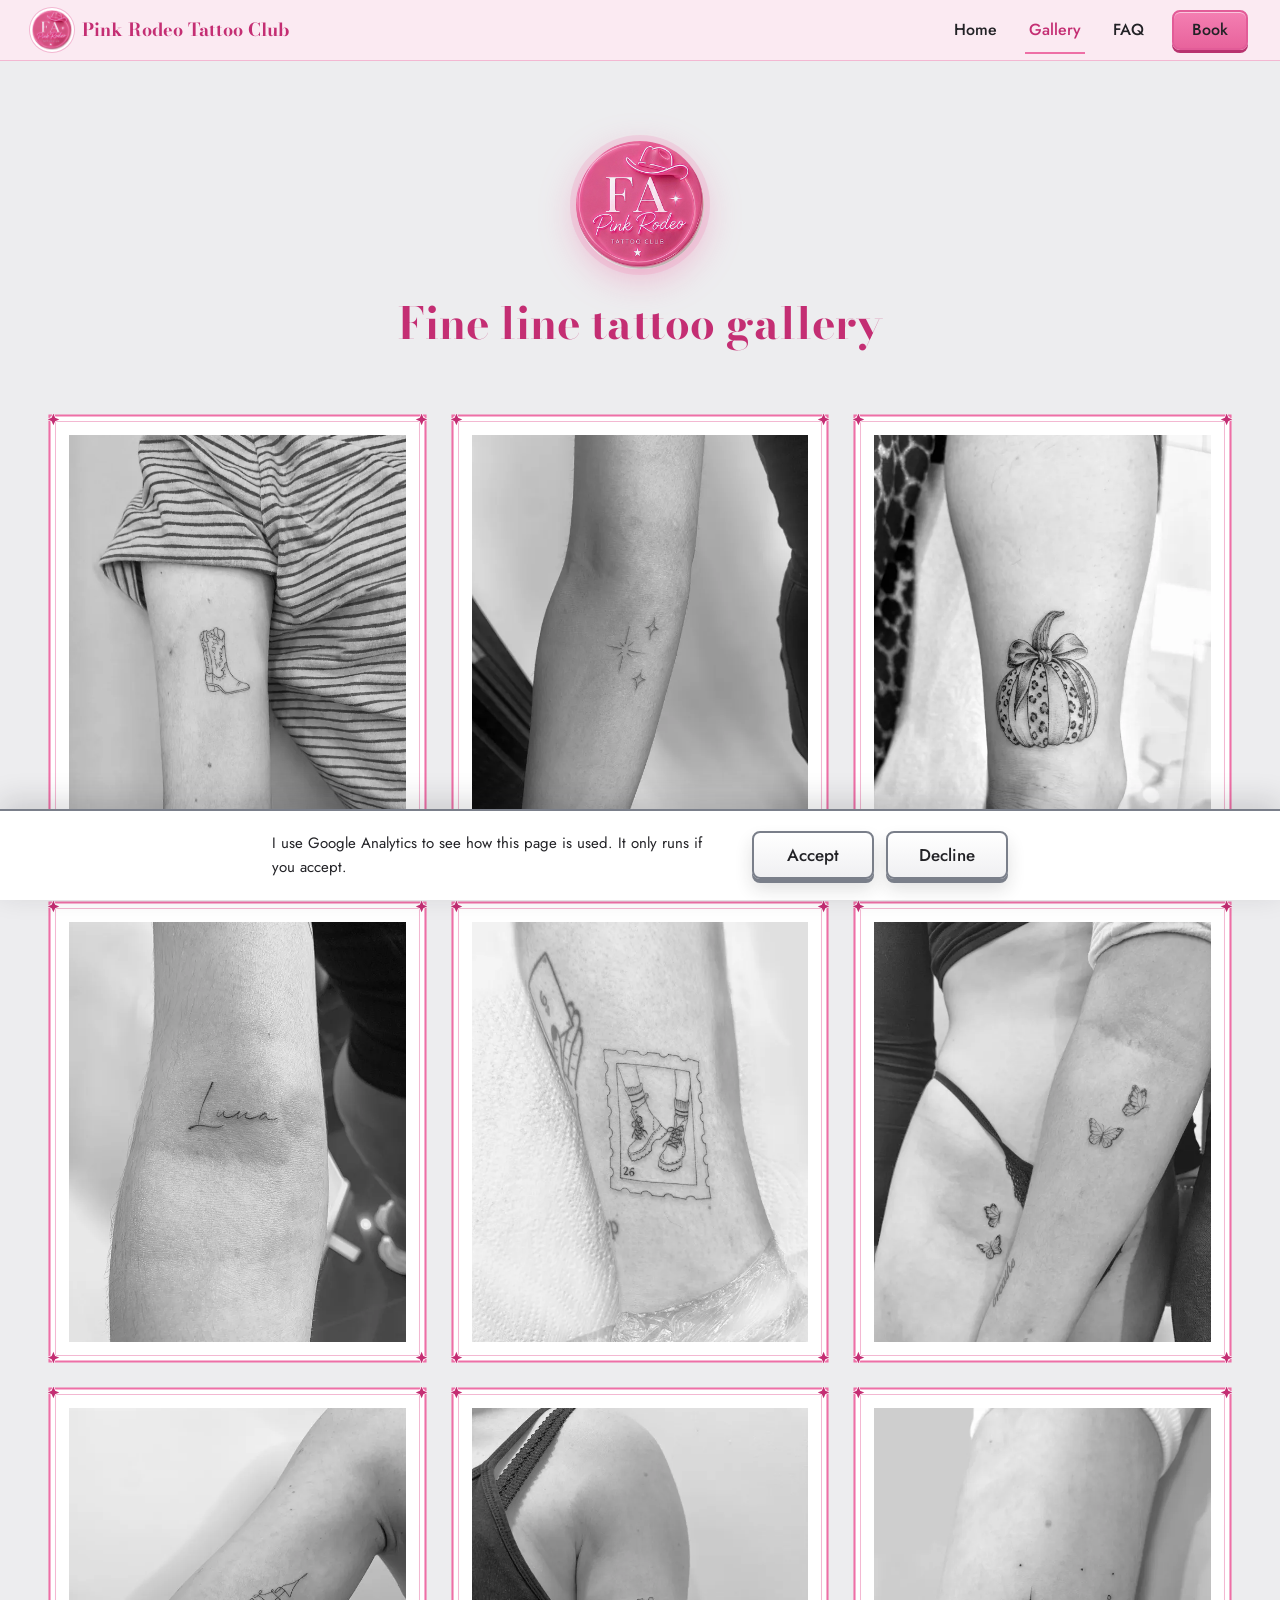
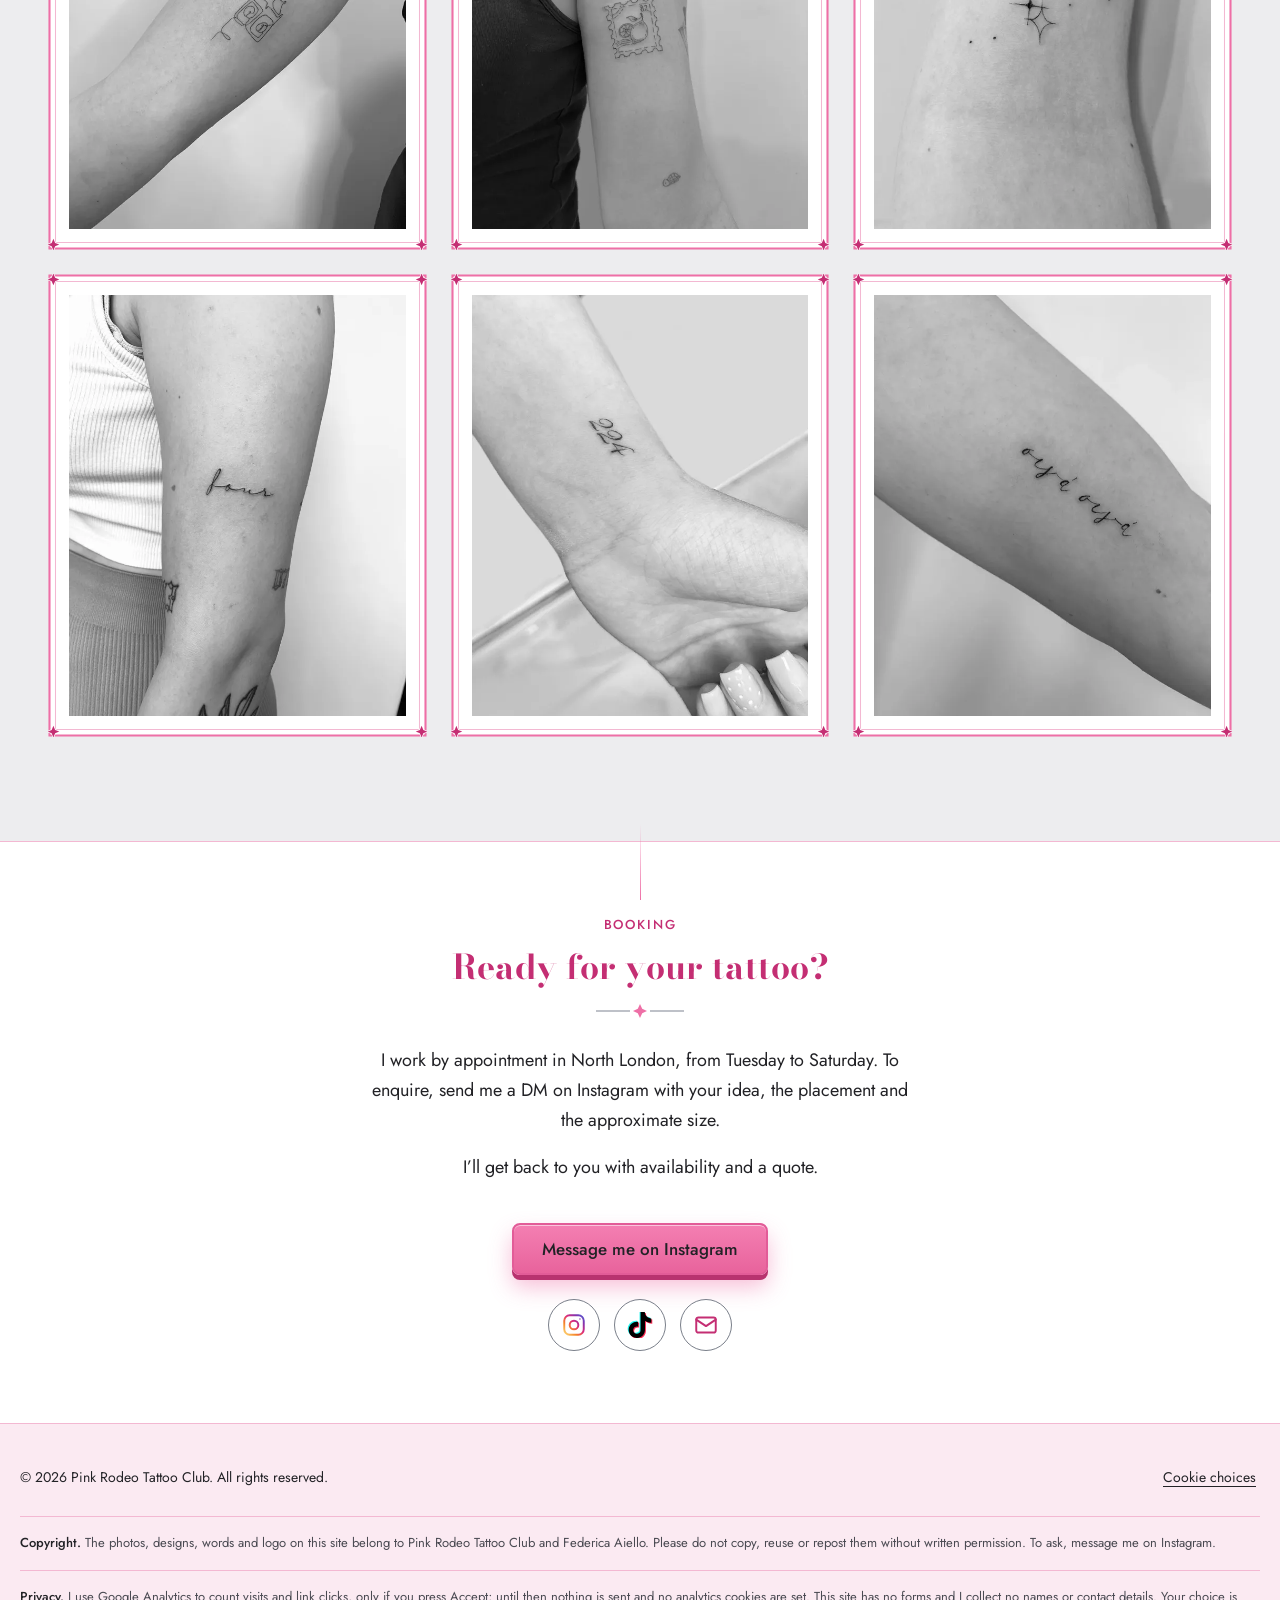
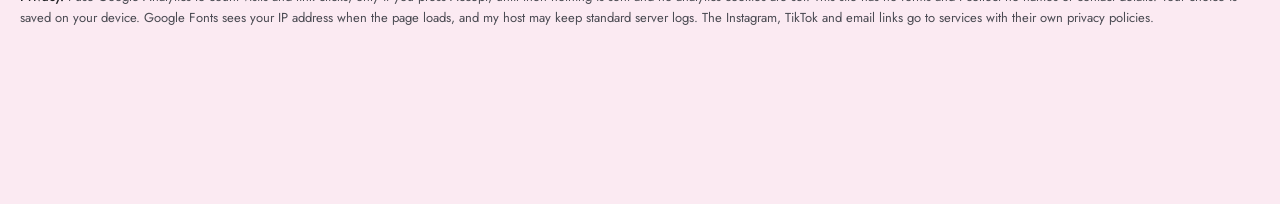
<file: gallery/index.html>
<!DOCTYPE html>
<html lang="en-GB">
<head>
  <meta charset="utf-8">
  <meta name="viewport" content="width=device-width, initial-scale=1">
  <title>Fine Line Tattoo Gallery | Pink Rodeo Tattoo Club</title>
  <meta name="description" content="Photos of fine line tattoos by Federica Aiello in North London: lettering, stars, flowers, stamps and more. Tap any photo to see it larger.">
  <link rel="canonical" href="https://pinkrodeotattooclub.co.uk/gallery/">
  <meta name="theme-color" content="#EDEDEF">

  <!-- Open Graph and Twitter: what shows when the link is shared. -->
  <meta property="og:type" content="website">
  <meta property="og:site_name" content="Pink Rodeo Tattoo Club">
  <meta property="og:locale" content="en_GB">
  <meta property="og:title" content="Fine Line Tattoo Gallery | Pink Rodeo Tattoo Club">
  <meta property="og:description" content="Photos of fine line tattoos by Federica Aiello in North London: lettering, stars, flowers, stamps and more. Tap any photo to see it larger.">
  <meta property="og:url" content="https://pinkrodeotattooclub.co.uk/gallery/">
  <meta property="og:image" content="https://pinkrodeotattooclub.co.uk/assets/social-preview.jpg">
  <meta property="og:image:width" content="1200">
  <meta property="og:image:height" content="630">
  <meta property="og:image:alt" content="Pink Rodeo Tattoo Club logo, a pink round sign with a neon-style cowboy hat, beside the words Fine line tattoo artist in North London">
  <meta name="twitter:card" content="summary_large_image">
  <meta name="twitter:title" content="Fine Line Tattoo Gallery | Pink Rodeo Tattoo Club">
  <meta name="twitter:description" content="Photos of fine line tattoos by Federica Aiello in North London: lettering, stars, flowers, stamps and more. Tap any photo to see it larger.">
  <meta name="twitter:image" content="https://pinkrodeotattooclub.co.uk/assets/social-preview.jpg">
  <meta name="twitter:image:alt" content="Pink Rodeo Tattoo Club logo, a pink round sign with a neon-style cowboy hat, beside the words Fine line tattoo artist in North London">

  <link rel="icon" href="/favicon.ico" sizes="48x48">
  <link rel="icon" type="image/png" href="/assets/favicon-96.png" sizes="96x96">
  <link rel="icon" type="image/png" href="/assets/favicon-192.png" sizes="192x192">
  <link rel="apple-touch-icon" href="/assets/apple-touch-icon.png">

  <link rel="preconnect" href="https://fonts.googleapis.com">
  <link rel="preconnect" href="https://fonts.gstatic.com" crossorigin>
  <!-- Fonts load without blocking the first paint; the noscript line is the fallback. -->
  <link rel="stylesheet" href="https://fonts.googleapis.com/css2?family=Bodoni+Moda:wght@400;700&amp;family=Jost:wght@400;500&amp;display=swap" media="print" onload="this.media='all'">
  <noscript><link rel="stylesheet" href="https://fonts.googleapis.com/css2?family=Bodoni+Moda:wght@400;700&amp;family=Jost:wght@400;500&amp;display=swap"></noscript>
  <link rel="stylesheet" href="/styles.css">

  <!-- Google Consent Mode v2: everything denied until the visitor accepts.
       Google's analytics script is not downloaded at all before that (see script.js). -->
  <script>
    window.dataLayer = window.dataLayer || [];
    function gtag() { dataLayer.push(arguments); }
    gtag('consent', 'default', {
      analytics_storage: 'denied',
      ad_storage: 'denied',
      ad_user_data: 'denied',
      ad_personalization: 'denied'
    });
  </script>

  <script type="application/ld+json">
  {
    "@context": "https://schema.org",
    "@graph": [
      {
        "@type": "ImageGallery",
        "@id": "https://pinkrodeotattooclub.co.uk/gallery/#gallery",
        "url": "https://pinkrodeotattooclub.co.uk/gallery/",
        "name": "Fine line tattoo gallery",
        "inLanguage": "en-GB",
        "isPartOf": { "@id": "https://pinkrodeotattooclub.co.uk/#website" },
        "about": { "@id": "https://pinkrodeotattooclub.co.uk/#federica" },
        "image": [
          {
            "@type": "ImageObject",
            "contentUrl": "https://pinkrodeotattooclub.co.uk/assets/work/cowboy-boot-1400.jpg",
            "caption": "Fine line tattoo of a cowboy boot on an upper arm",
            "creator": { "@type": "Person", "@id": "https://pinkrodeotattooclub.co.uk/#federica", "name": "Federica Aiello" },
            "copyrightHolder": { "@type": "Organization", "@id": "https://pinkrodeotattooclub.co.uk/#organization", "name": "Pink Rodeo Tattoo Club" },
            "copyrightNotice": "© 2026 Pink Rodeo Tattoo Club. All rights reserved.",
            "creditText": "Federica Aiello, Pink Rodeo Tattoo Club",
            "license": "https://pinkrodeotattooclub.co.uk/gallery/#copyright",
            "acquireLicensePage": "https://pinkrodeotattooclub.co.uk/gallery/#copyright"
          },
          {
            "@type": "ImageObject",
            "contentUrl": "https://pinkrodeotattooclub.co.uk/assets/work/three-stars-1400.jpg",
            "caption": "Fine line tattoo of a sparkle and two small stars on a forearm",
            "creator": { "@type": "Person", "@id": "https://pinkrodeotattooclub.co.uk/#federica", "name": "Federica Aiello" },
            "copyrightHolder": { "@type": "Organization", "@id": "https://pinkrodeotattooclub.co.uk/#organization", "name": "Pink Rodeo Tattoo Club" },
            "copyrightNotice": "© 2026 Pink Rodeo Tattoo Club. All rights reserved.",
            "creditText": "Federica Aiello, Pink Rodeo Tattoo Club",
            "license": "https://pinkrodeotattooclub.co.uk/gallery/#copyright",
            "acquireLicensePage": "https://pinkrodeotattooclub.co.uk/gallery/#copyright"
          },
          {
            "@type": "ImageObject",
            "contentUrl": "https://pinkrodeotattooclub.co.uk/assets/work/pumpkin-bow-1400.jpg",
            "caption": "Tattoo of a pumpkin with leopard print stripes and a bow on its stem, on the back of a lower leg",
            "creator": { "@type": "Person", "@id": "https://pinkrodeotattooclub.co.uk/#federica", "name": "Federica Aiello" },
            "copyrightHolder": { "@type": "Organization", "@id": "https://pinkrodeotattooclub.co.uk/#organization", "name": "Pink Rodeo Tattoo Club" },
            "copyrightNotice": "© 2026 Pink Rodeo Tattoo Club. All rights reserved.",
            "creditText": "Federica Aiello, Pink Rodeo Tattoo Club",
            "license": "https://pinkrodeotattooclub.co.uk/gallery/#copyright",
            "acquireLicensePage": "https://pinkrodeotattooclub.co.uk/gallery/#copyright"
          },
          {
            "@type": "ImageObject",
            "contentUrl": "https://pinkrodeotattooclub.co.uk/assets/work/luna-script-1400.jpg",
            "caption": "Fine line tattoo of the name Luna in handwritten script on a forearm",
            "creator": { "@type": "Person", "@id": "https://pinkrodeotattooclub.co.uk/#federica", "name": "Federica Aiello" },
            "copyrightHolder": { "@type": "Organization", "@id": "https://pinkrodeotattooclub.co.uk/#organization", "name": "Pink Rodeo Tattoo Club" },
            "copyrightNotice": "© 2026 Pink Rodeo Tattoo Club. All rights reserved.",
            "creditText": "Federica Aiello, Pink Rodeo Tattoo Club",
            "license": "https://pinkrodeotattooclub.co.uk/gallery/#copyright",
            "acquireLicensePage": "https://pinkrodeotattooclub.co.uk/gallery/#copyright"
          },
          {
            "@type": "ImageObject",
            "contentUrl": "https://pinkrodeotattooclub.co.uk/assets/work/boots-stamp-1400.jpg",
            "caption": "Fine line tattoo of a postage stamp showing two laced boots, with the number 26",
            "creator": { "@type": "Person", "@id": "https://pinkrodeotattooclub.co.uk/#federica", "name": "Federica Aiello" },
            "copyrightHolder": { "@type": "Organization", "@id": "https://pinkrodeotattooclub.co.uk/#organization", "name": "Pink Rodeo Tattoo Club" },
            "copyrightNotice": "© 2026 Pink Rodeo Tattoo Club. All rights reserved.",
            "creditText": "Federica Aiello, Pink Rodeo Tattoo Club",
            "license": "https://pinkrodeotattooclub.co.uk/gallery/#copyright",
            "acquireLicensePage": "https://pinkrodeotattooclub.co.uk/gallery/#copyright"
          },
          {
            "@type": "ImageObject",
            "contentUrl": "https://pinkrodeotattooclub.co.uk/assets/work/butterflies-1400.jpg",
            "caption": "Tattoo of two small butterflies on a forearm, beside a second pair of small butterflies on another person",
            "creator": { "@type": "Person", "@id": "https://pinkrodeotattooclub.co.uk/#federica", "name": "Federica Aiello" },
            "copyrightHolder": { "@type": "Organization", "@id": "https://pinkrodeotattooclub.co.uk/#organization", "name": "Pink Rodeo Tattoo Club" },
            "copyrightNotice": "© 2026 Pink Rodeo Tattoo Club. All rights reserved.",
            "creditText": "Federica Aiello, Pink Rodeo Tattoo Club",
            "license": "https://pinkrodeotattooclub.co.uk/gallery/#copyright",
            "acquireLicensePage": "https://pinkrodeotattooclub.co.uk/gallery/#copyright"
          },
          {
            "@type": "ImageObject",
            "contentUrl": "https://pinkrodeotattooclub.co.uk/assets/work/clock-tower-1400.jpg",
            "caption": "Fine line tattoo of a clock tower drawn in one continuous line on an upper arm",
            "creator": { "@type": "Person", "@id": "https://pinkrodeotattooclub.co.uk/#federica", "name": "Federica Aiello" },
            "copyrightHolder": { "@type": "Organization", "@id": "https://pinkrodeotattooclub.co.uk/#organization", "name": "Pink Rodeo Tattoo Club" },
            "copyrightNotice": "© 2026 Pink Rodeo Tattoo Club. All rights reserved.",
            "creditText": "Federica Aiello, Pink Rodeo Tattoo Club",
            "license": "https://pinkrodeotattooclub.co.uk/gallery/#copyright",
            "acquireLicensePage": "https://pinkrodeotattooclub.co.uk/gallery/#copyright"
          },
          {
            "@type": "ImageObject",
            "contentUrl": "https://pinkrodeotattooclub.co.uk/assets/work/lemon-stamp-1400.jpg",
            "caption": "Fine line tattoo of a postage stamp with a lemon and a lemon slice, with the number 82",
            "creator": { "@type": "Person", "@id": "https://pinkrodeotattooclub.co.uk/#federica", "name": "Federica Aiello" },
            "copyrightHolder": { "@type": "Organization", "@id": "https://pinkrodeotattooclub.co.uk/#organization", "name": "Pink Rodeo Tattoo Club" },
            "copyrightNotice": "© 2026 Pink Rodeo Tattoo Club. All rights reserved.",
            "creditText": "Federica Aiello, Pink Rodeo Tattoo Club",
            "license": "https://pinkrodeotattooclub.co.uk/gallery/#copyright",
            "acquireLicensePage": "https://pinkrodeotattooclub.co.uk/gallery/#copyright"
          },
          {
            "@type": "ImageObject",
            "contentUrl": "https://pinkrodeotattooclub.co.uk/assets/work/two-stars-1400.jpg",
            "caption": "Fine line tattoo of two small stars surrounded by tiny dots",
            "creator": { "@type": "Person", "@id": "https://pinkrodeotattooclub.co.uk/#federica", "name": "Federica Aiello" },
            "copyrightHolder": { "@type": "Organization", "@id": "https://pinkrodeotattooclub.co.uk/#organization", "name": "Pink Rodeo Tattoo Club" },
            "copyrightNotice": "© 2026 Pink Rodeo Tattoo Club. All rights reserved.",
            "creditText": "Federica Aiello, Pink Rodeo Tattoo Club",
            "license": "https://pinkrodeotattooclub.co.uk/gallery/#copyright",
            "acquireLicensePage": "https://pinkrodeotattooclub.co.uk/gallery/#copyright"
          },
          {
            "@type": "ImageObject",
            "contentUrl": "https://pinkrodeotattooclub.co.uk/assets/work/four-script-1400.jpg",
            "caption": "Fine line tattoo of the word four in handwritten script on an upper arm",
            "creator": { "@type": "Person", "@id": "https://pinkrodeotattooclub.co.uk/#federica", "name": "Federica Aiello" },
            "copyrightHolder": { "@type": "Organization", "@id": "https://pinkrodeotattooclub.co.uk/#organization", "name": "Pink Rodeo Tattoo Club" },
            "copyrightNotice": "© 2026 Pink Rodeo Tattoo Club. All rights reserved.",
            "creditText": "Federica Aiello, Pink Rodeo Tattoo Club",
            "license": "https://pinkrodeotattooclub.co.uk/gallery/#copyright",
            "acquireLicensePage": "https://pinkrodeotattooclub.co.uk/gallery/#copyright"
          },
          {
            "@type": "ImageObject",
            "contentUrl": "https://pinkrodeotattooclub.co.uk/assets/work/numbers-1400.jpg",
            "caption": "Fine line tattoo of small handwritten numerals on a wrist",
            "creator": { "@type": "Person", "@id": "https://pinkrodeotattooclub.co.uk/#federica", "name": "Federica Aiello" },
            "copyrightHolder": { "@type": "Organization", "@id": "https://pinkrodeotattooclub.co.uk/#organization", "name": "Pink Rodeo Tattoo Club" },
            "copyrightNotice": "© 2026 Pink Rodeo Tattoo Club. All rights reserved.",
            "creditText": "Federica Aiello, Pink Rodeo Tattoo Club",
            "license": "https://pinkrodeotattooclub.co.uk/gallery/#copyright",
            "acquireLicensePage": "https://pinkrodeotattooclub.co.uk/gallery/#copyright"
          },
          {
            "@type": "ImageObject",
            "contentUrl": "https://pinkrodeotattooclub.co.uk/assets/work/forearm-script-1400.jpg",
            "caption": "Fine line tattoo of handwritten script lettering along a forearm",
            "creator": { "@type": "Person", "@id": "https://pinkrodeotattooclub.co.uk/#federica", "name": "Federica Aiello" },
            "copyrightHolder": { "@type": "Organization", "@id": "https://pinkrodeotattooclub.co.uk/#organization", "name": "Pink Rodeo Tattoo Club" },
            "copyrightNotice": "© 2026 Pink Rodeo Tattoo Club. All rights reserved.",
            "creditText": "Federica Aiello, Pink Rodeo Tattoo Club",
            "license": "https://pinkrodeotattooclub.co.uk/gallery/#copyright",
            "acquireLicensePage": "https://pinkrodeotattooclub.co.uk/gallery/#copyright"
          }
        ]
      },
      {
        "@type": "BreadcrumbList",
        "itemListElement": [
          { "@type": "ListItem", "position": 1, "name": "Home", "item": "https://pinkrodeotattooclub.co.uk/" },
          { "@type": "ListItem", "position": 2, "name": "Fine line tattoo gallery", "item": "https://pinkrodeotattooclub.co.uk/gallery/" }
        ]
      }
    ]
  }
  </script>
</head>
<body>
  <a class="skip-link" href="#main">Skip to content</a>

  <section class="consent" id="consent" aria-label="Cookie choices" hidden>
    <p>I use Google Analytics to see how this page is used. It only runs if you accept.</p>
    <div class="consent__actions">
      <button type="button" class="btn btn--secondary" id="consent-accept">Accept</button>
      <button type="button" class="btn btn--secondary" id="consent-decline">Decline</button>
    </div>
  </section>

  <nav class="topbar" aria-label="Main menu">
    <div class="topbar__inner">
      <a class="brand" href="/">
        <img src="/assets/favicon-96.png" width="96" height="96" alt="">
        <span>Pink Rodeo Tattoo Club</span>
      </a>
      <ul id="menu-list">
        <li><a href="/">Home</a></li>
        <li><a href="/gallery/" aria-current="page" data-event="click_gallery" data-location="menu">Gallery</a></li>
        <li><a href="/faq/" data-event="click_faq" data-location="menu">FAQ</a></li>
        <li class="topbar__book"><a href="#book" data-event="click_book" data-location="menu">Book</a></li>
      </ul>
      <button type="button" class="menu-toggle" id="menu-toggle" aria-expanded="false" aria-controls="menu-list" aria-label="Open menu">
        <svg viewBox="0 0 24 24" aria-hidden="true" focusable="false"><path class="i-open" d="M4 7h16M4 12h16M4 17h16"/><path class="i-close" d="M6 6l12 12M18 6 6 18"/></svg>
      </button>
    </div>
  </nav>

  <header class="hero hero--compact">
    <a class="logo" href="/">
      <img src="/assets/logo/pink-rodeo-tattoo-club-logo.jpg" width="480" height="480" alt="Pink Rodeo Tattoo Club logo: a pink round sign with a neon-style cowboy hat, the letters FA and the words Pink Rodeo Tattoo Club">
    </a>
    <h1>Fine line tattoo gallery</h1>
  </header>

  <main id="main">
    <section class="section section--gallery" aria-label="Photos of my tattoos">
      <ul class="gallery">
        <li>
          <figure class="frame frame--photo">
            <a class="photo-link" href="/assets/work/cowboy-boot-1400.webp" aria-label="View larger: Fine line tattoo of a cowboy boot on an upper arm">
              <picture><source type="image/webp" srcset="/assets/work/cowboy-boot-640.webp 640w, /assets/work/cowboy-boot-960.webp 960w" sizes="(min-width: 1600px) 17rem, (min-width: 1250px) 23rem, (min-width: 900px) calc(33vw - 3.5rem), (min-width: 600px) calc(50vw - 3.5rem), calc(50vw - 2.5rem)"><img src="/assets/work/cowboy-boot-960.jpg" srcset="/assets/work/cowboy-boot-640.jpg 640w, /assets/work/cowboy-boot-960.jpg 960w" sizes="(min-width: 1600px) 17rem, (min-width: 1250px) 23rem, (min-width: 900px) calc(33vw - 3.5rem), (min-width: 600px) calc(50vw - 3.5rem), calc(50vw - 2.5rem)" width="960" height="1280" alt="Fine line tattoo of a cowboy boot on an upper arm" loading="lazy" fetchpriority="low" decoding="async"></picture>
            </a>
          </figure>
        </li>
        <li>
          <figure class="frame frame--photo">
            <a class="photo-link" href="/assets/work/three-stars-1400.webp" aria-label="View larger: Fine line tattoo of a sparkle and two small stars on a forearm">
              <picture><source type="image/webp" srcset="/assets/work/three-stars-640.webp 640w, /assets/work/three-stars-960.webp 960w" sizes="(min-width: 1600px) 17rem, (min-width: 1250px) 23rem, (min-width: 900px) calc(33vw - 3.5rem), (min-width: 600px) calc(50vw - 3.5rem), calc(50vw - 2.5rem)"><img src="/assets/work/three-stars-960.jpg" srcset="/assets/work/three-stars-640.jpg 640w, /assets/work/three-stars-960.jpg 960w" sizes="(min-width: 1600px) 17rem, (min-width: 1250px) 23rem, (min-width: 900px) calc(33vw - 3.5rem), (min-width: 600px) calc(50vw - 3.5rem), calc(50vw - 2.5rem)" width="960" height="1280" alt="Fine line tattoo of a sparkle and two small stars on a forearm" loading="lazy" fetchpriority="low" decoding="async"></picture>
            </a>
          </figure>
        </li>
        <li>
          <figure class="frame frame--photo">
            <a class="photo-link" href="/assets/work/pumpkin-bow-1400.webp" aria-label="View larger: Tattoo of a pumpkin with leopard print stripes and a bow on its stem, on the back of a lower leg">
              <picture><source type="image/webp" srcset="/assets/work/pumpkin-bow-640.webp 640w, /assets/work/pumpkin-bow-960.webp 960w" sizes="(min-width: 1600px) 17rem, (min-width: 1250px) 23rem, (min-width: 900px) calc(33vw - 3.5rem), (min-width: 600px) calc(50vw - 3.5rem), calc(50vw - 2.5rem)"><img src="/assets/work/pumpkin-bow-960.jpg" srcset="/assets/work/pumpkin-bow-640.jpg 640w, /assets/work/pumpkin-bow-960.jpg 960w" sizes="(min-width: 1600px) 17rem, (min-width: 1250px) 23rem, (min-width: 900px) calc(33vw - 3.5rem), (min-width: 600px) calc(50vw - 3.5rem), calc(50vw - 2.5rem)" width="960" height="1113" alt="Tattoo of a pumpkin with leopard print stripes and a bow on its stem, on the back of a lower leg" loading="lazy" fetchpriority="low" decoding="async"></picture>
            </a>
          </figure>
        </li>
        <li>
          <figure class="frame frame--photo">
            <a class="photo-link" href="/assets/work/luna-script-1400.webp" aria-label="View larger: Fine line tattoo of the name Luna in handwritten script on a forearm">
              <picture><source type="image/webp" srcset="/assets/work/luna-script-640.webp 640w, /assets/work/luna-script-960.webp 960w" sizes="(min-width: 1600px) 17rem, (min-width: 1250px) 23rem, (min-width: 900px) calc(33vw - 3.5rem), (min-width: 600px) calc(50vw - 3.5rem), calc(50vw - 2.5rem)"><img src="/assets/work/luna-script-960.jpg" srcset="/assets/work/luna-script-640.jpg 640w, /assets/work/luna-script-960.jpg 960w" sizes="(min-width: 1600px) 17rem, (min-width: 1250px) 23rem, (min-width: 900px) calc(33vw - 3.5rem), (min-width: 600px) calc(50vw - 3.5rem), calc(50vw - 2.5rem)" width="960" height="1264" alt="Fine line tattoo of the name Luna in handwritten script on a forearm" loading="lazy" fetchpriority="low" decoding="async"></picture>
            </a>
          </figure>
        </li>
        <li>
          <figure class="frame frame--photo">
            <a class="photo-link" href="/assets/work/boots-stamp-1400.webp" aria-label="View larger: Fine line tattoo of a postage stamp showing two laced boots, with the number 26">
              <picture><source type="image/webp" srcset="/assets/work/boots-stamp-640.webp 640w, /assets/work/boots-stamp-960.webp 960w" sizes="(min-width: 1600px) 17rem, (min-width: 1250px) 23rem, (min-width: 900px) calc(33vw - 3.5rem), (min-width: 600px) calc(50vw - 3.5rem), calc(50vw - 2.5rem)"><img src="/assets/work/boots-stamp-960.jpg" srcset="/assets/work/boots-stamp-640.jpg 640w, /assets/work/boots-stamp-960.jpg 960w" sizes="(min-width: 1600px) 17rem, (min-width: 1250px) 23rem, (min-width: 900px) calc(33vw - 3.5rem), (min-width: 600px) calc(50vw - 3.5rem), calc(50vw - 2.5rem)" width="960" height="1043" alt="Fine line tattoo of a postage stamp showing two laced boots, with the number 26" loading="lazy" fetchpriority="low" decoding="async"></picture>
            </a>
          </figure>
        </li>
        <li>
          <figure class="frame frame--photo">
            <a class="photo-link" href="/assets/work/butterflies-1400.webp" aria-label="View larger: Tattoo of two small butterflies on a forearm, beside a second pair of small butterflies on another person">
              <picture><source type="image/webp" srcset="/assets/work/butterflies-640.webp 640w, /assets/work/butterflies-960.webp 960w" sizes="(min-width: 1600px) 17rem, (min-width: 1250px) 23rem, (min-width: 900px) calc(33vw - 3.5rem), (min-width: 600px) calc(50vw - 3.5rem), calc(50vw - 2.5rem)"><img src="/assets/work/butterflies-960.jpg" srcset="/assets/work/butterflies-640.jpg 640w, /assets/work/butterflies-960.jpg 960w" sizes="(min-width: 1600px) 17rem, (min-width: 1250px) 23rem, (min-width: 900px) calc(33vw - 3.5rem), (min-width: 600px) calc(50vw - 3.5rem), calc(50vw - 2.5rem)" width="960" height="1280" alt="Tattoo of two small butterflies on a forearm, beside a second pair of small butterflies on another person" loading="lazy" fetchpriority="low" decoding="async"></picture>
            </a>
          </figure>
        </li>
        <li>
          <figure class="frame frame--photo">
            <a class="photo-link" href="/assets/work/clock-tower-1400.webp" aria-label="View larger: Fine line tattoo of a clock tower drawn in one continuous line on an upper arm">
              <picture><source type="image/webp" srcset="/assets/work/clock-tower-640.webp 640w, /assets/work/clock-tower-960.webp 960w" sizes="(min-width: 1600px) 17rem, (min-width: 1250px) 23rem, (min-width: 900px) calc(33vw - 3.5rem), (min-width: 600px) calc(50vw - 3.5rem), calc(50vw - 2.5rem)"><img src="/assets/work/clock-tower-960.jpg" srcset="/assets/work/clock-tower-640.jpg 640w, /assets/work/clock-tower-960.jpg 960w" sizes="(min-width: 1600px) 17rem, (min-width: 1250px) 23rem, (min-width: 900px) calc(33vw - 3.5rem), (min-width: 600px) calc(50vw - 3.5rem), calc(50vw - 2.5rem)" width="960" height="1280" alt="Fine line tattoo of a clock tower drawn in one continuous line on an upper arm" loading="lazy" fetchpriority="low" decoding="async"></picture>
            </a>
          </figure>
        </li>
        <li>
          <figure class="frame frame--photo">
            <a class="photo-link" href="/assets/work/lemon-stamp-1400.webp" aria-label="View larger: Fine line tattoo of a postage stamp with a lemon and a lemon slice, with the number 82">
              <picture><source type="image/webp" srcset="/assets/work/lemon-stamp-640.webp 640w, /assets/work/lemon-stamp-960.webp 960w" sizes="(min-width: 1600px) 17rem, (min-width: 1250px) 23rem, (min-width: 900px) calc(33vw - 3.5rem), (min-width: 600px) calc(50vw - 3.5rem), calc(50vw - 2.5rem)"><img src="/assets/work/lemon-stamp-960.jpg" srcset="/assets/work/lemon-stamp-640.jpg 640w, /assets/work/lemon-stamp-960.jpg 960w" sizes="(min-width: 1600px) 17rem, (min-width: 1250px) 23rem, (min-width: 900px) calc(33vw - 3.5rem), (min-width: 600px) calc(50vw - 3.5rem), calc(50vw - 2.5rem)" width="960" height="1225" alt="Fine line tattoo of a postage stamp with a lemon and a lemon slice, with the number 82" loading="lazy" fetchpriority="low" decoding="async"></picture>
            </a>
          </figure>
        </li>
        <li>
          <figure class="frame frame--photo">
            <a class="photo-link" href="/assets/work/two-stars-1400.webp" aria-label="View larger: Fine line tattoo of two small stars surrounded by tiny dots">
              <picture><source type="image/webp" srcset="/assets/work/two-stars-640.webp 640w, /assets/work/two-stars-960.webp 960w" sizes="(min-width: 1600px) 17rem, (min-width: 1250px) 23rem, (min-width: 900px) calc(33vw - 3.5rem), (min-width: 600px) calc(50vw - 3.5rem), calc(50vw - 2.5rem)"><img src="/assets/work/two-stars-960.jpg" srcset="/assets/work/two-stars-640.jpg 640w, /assets/work/two-stars-960.jpg 960w" sizes="(min-width: 1600px) 17rem, (min-width: 1250px) 23rem, (min-width: 900px) calc(33vw - 3.5rem), (min-width: 600px) calc(50vw - 3.5rem), calc(50vw - 2.5rem)" width="960" height="1281" alt="Fine line tattoo of two small stars surrounded by tiny dots" loading="lazy" fetchpriority="low" decoding="async"></picture>
            </a>
          </figure>
        </li>
        <li>
          <figure class="frame frame--photo">
            <a class="photo-link" href="/assets/work/four-script-1400.webp" aria-label="View larger: Fine line tattoo of the word four in handwritten script on an upper arm">
              <picture><source type="image/webp" srcset="/assets/work/four-script-640.webp 640w, /assets/work/four-script-960.webp 960w" sizes="(min-width: 1600px) 17rem, (min-width: 1250px) 23rem, (min-width: 900px) calc(33vw - 3.5rem), (min-width: 600px) calc(50vw - 3.5rem), calc(50vw - 2.5rem)"><img src="/assets/work/four-script-960.jpg" srcset="/assets/work/four-script-640.jpg 640w, /assets/work/four-script-960.jpg 960w" sizes="(min-width: 1600px) 17rem, (min-width: 1250px) 23rem, (min-width: 900px) calc(33vw - 3.5rem), (min-width: 600px) calc(50vw - 3.5rem), calc(50vw - 2.5rem)" width="960" height="1280" alt="Fine line tattoo of the word four in handwritten script on an upper arm" loading="lazy" fetchpriority="low" decoding="async"></picture>
            </a>
          </figure>
        </li>
        <li>
          <figure class="frame frame--photo">
            <a class="photo-link" href="/assets/work/numbers-1400.webp" aria-label="View larger: Fine line tattoo of small handwritten numerals on a wrist">
              <picture><source type="image/webp" srcset="/assets/work/numbers-640.webp 640w, /assets/work/numbers-960.webp 960w" sizes="(min-width: 1600px) 17rem, (min-width: 1250px) 23rem, (min-width: 900px) calc(33vw - 3.5rem), (min-width: 600px) calc(50vw - 3.5rem), calc(50vw - 2.5rem)"><img src="/assets/work/numbers-960.jpg" srcset="/assets/work/numbers-640.jpg 640w, /assets/work/numbers-960.jpg 960w" sizes="(min-width: 1600px) 17rem, (min-width: 1250px) 23rem, (min-width: 900px) calc(33vw - 3.5rem), (min-width: 600px) calc(50vw - 3.5rem), calc(50vw - 2.5rem)" width="960" height="1281" alt="Fine line tattoo of small handwritten numerals on a wrist" loading="lazy" fetchpriority="low" decoding="async"></picture>
            </a>
          </figure>
        </li>
        <li>
          <figure class="frame frame--photo">
            <a class="photo-link" href="/assets/work/forearm-script-1400.webp" aria-label="View larger: Fine line tattoo of handwritten script lettering along a forearm">
              <picture><source type="image/webp" srcset="/assets/work/forearm-script-640.webp 640w, /assets/work/forearm-script-960.webp 960w" sizes="(min-width: 1600px) 17rem, (min-width: 1250px) 23rem, (min-width: 900px) calc(33vw - 3.5rem), (min-width: 600px) calc(50vw - 3.5rem), calc(50vw - 2.5rem)"><img src="/assets/work/forearm-script-960.jpg" srcset="/assets/work/forearm-script-640.jpg 640w, /assets/work/forearm-script-960.jpg 960w" sizes="(min-width: 1600px) 17rem, (min-width: 1250px) 23rem, (min-width: 900px) calc(33vw - 3.5rem), (min-width: 600px) calc(50vw - 3.5rem), calc(50vw - 2.5rem)" width="960" height="1280" alt="Fine line tattoo of handwritten script lettering along a forearm" loading="lazy" fetchpriority="low" decoding="async"></picture>
            </a>
          </figure>
        </li>
      </ul>
    </section>

    <div class="band">
      <section class="section section--book" id="book" data-reveal aria-labelledby="book-heading">
        <p class="kicker" aria-hidden="true">Booking</p>
        <h2 id="book-heading">Ready for your tattoo?</h2>
        <p>I work by appointment in North London, from Tuesday to Saturday. To enquire, send me a DM on Instagram with your idea, the placement and the approximate size.</p>
        <p>I’ll get back to you with availability and a quote.</p>
        <div class="cta">
          <a class="btn btn--primary" href="https://ig.me/m/federicaiellotattoo" target="_blank" rel="noopener noreferrer" data-event="click_dm" data-location="gallery">Message me on Instagram<span class="sr-only"> (opens in a new tab)</span></a>
          <nav class="social" aria-label="Instagram, TikTok and email">
            <a class="icon-link" href="https://www.instagram.com/federicaiellotattoo/" target="_blank" rel="noopener noreferrer" data-event="click_instagram_follow" data-location="gallery">
              <svg viewBox="0 0 24 24" fill="none" stroke-width="1.8" stroke-linecap="round" stroke-linejoin="round" aria-hidden="true" focusable="false"><defs><linearGradient id="ig-gradient" x1="3" y1="21" x2="21" y2="3" gradientUnits="userSpaceOnUse"><stop offset="0" stop-color="#FEDA77"/><stop offset="0.3" stop-color="#F58529"/><stop offset="0.55" stop-color="#DD2A7B"/><stop offset="0.8" stop-color="#8134AF"/><stop offset="1" stop-color="#515BD4"/></linearGradient></defs><rect x="3" y="3" width="18" height="18" rx="5" stroke="url(#ig-gradient)"/><circle cx="12" cy="12" r="4" stroke="url(#ig-gradient)"/><circle cx="17.5" cy="6.5" r="0.7" fill="url(#ig-gradient)" stroke="none"/></svg><span class="sr-only">Instagram (opens in a new tab)</span>
            </a>
            <a class="icon-link" href="https://www.tiktok.com/@fapinkrodeo" target="_blank" rel="noopener noreferrer" data-event="click_tiktok" data-location="gallery">
              <svg viewBox="0 0 24 24" aria-hidden="true" focusable="false"><path fill="#25F4EE" transform="translate(-0.9 -0.9)" d="M12.525.02c1.31-.02 2.61-.01 3.91-.02.08 1.53.63 3.09 1.75 4.17 1.12 1.11 2.7 1.62 4.24 1.79v4.03c-1.44-.05-2.89-.35-4.2-.97-.57-.26-1.1-.59-1.62-.93-.01 2.92.01 5.84-.02 8.75-.08 1.4-.54 2.79-1.35 3.94-1.31 1.92-3.58 3.17-5.91 3.21-1.43.08-2.86-.31-4.08-1.03-2.02-1.19-3.44-3.37-3.65-5.71-.02-.5-.03-1-.01-1.49.18-1.9 1.12-3.72 2.58-4.96 1.66-1.44 3.98-2.13 6.15-1.72.02 1.48-.04 2.96-.04 4.44-.99-.32-2.15-.23-3.02.37-.63.41-1.11 1.04-1.36 1.75-.21.51-.15 1.07-.14 1.61.24 1.64 1.82 3.02 3.5 2.87 1.12-.01 2.19-.66 2.77-1.61.19-.33.4-.67.41-1.06.1-1.79.06-3.57.07-5.36.01-4.03-.01-8.05.02-12.07z"/><path fill="#FE2C55" transform="translate(0.9 0.9)" d="M12.525.02c1.31-.02 2.61-.01 3.91-.02.08 1.53.63 3.09 1.75 4.17 1.12 1.11 2.7 1.62 4.24 1.79v4.03c-1.44-.05-2.89-.35-4.2-.97-.57-.26-1.1-.59-1.62-.93-.01 2.92.01 5.84-.02 8.75-.08 1.4-.54 2.79-1.35 3.94-1.31 1.92-3.58 3.17-5.91 3.21-1.43.08-2.86-.31-4.08-1.03-2.02-1.19-3.44-3.37-3.65-5.71-.02-.5-.03-1-.01-1.49.18-1.9 1.12-3.72 2.58-4.96 1.66-1.44 3.98-2.13 6.15-1.72.02 1.48-.04 2.96-.04 4.44-.99-.32-2.15-.23-3.02.37-.63.41-1.11 1.04-1.36 1.75-.21.51-.15 1.07-.14 1.61.24 1.64 1.82 3.02 3.5 2.87 1.12-.01 2.19-.66 2.77-1.61.19-.33.4-.67.41-1.06.1-1.79.06-3.57.07-5.36.01-4.03-.01-8.05.02-12.07z"/><path fill="#010101" d="M12.525.02c1.31-.02 2.61-.01 3.91-.02.08 1.53.63 3.09 1.75 4.17 1.12 1.11 2.7 1.62 4.24 1.79v4.03c-1.44-.05-2.89-.35-4.2-.97-.57-.26-1.1-.59-1.62-.93-.01 2.92.01 5.84-.02 8.75-.08 1.4-.54 2.79-1.35 3.94-1.31 1.92-3.58 3.17-5.91 3.21-1.43.08-2.86-.31-4.08-1.03-2.02-1.19-3.44-3.37-3.65-5.71-.02-.5-.03-1-.01-1.49.18-1.9 1.12-3.72 2.58-4.96 1.66-1.44 3.98-2.13 6.15-1.72.02 1.48-.04 2.96-.04 4.44-.99-.32-2.15-.23-3.02.37-.63.41-1.11 1.04-1.36 1.75-.21.51-.15 1.07-.14 1.61.24 1.64 1.82 3.02 3.5 2.87 1.12-.01 2.19-.66 2.77-1.61.19-.33.4-.67.41-1.06.1-1.79.06-3.57.07-5.36.01-4.03-.01-8.05.02-12.07z"/></svg><span class="sr-only">TikTok (opens in a new tab)</span>
            </a>
            <a class="icon-link icon-link--email" href="mailto:hello@pinkrodeotattooclub.co.uk" data-event="click_email" data-location="gallery">
              <svg viewBox="0 0 24 24" fill="none" stroke="currentColor" stroke-width="1.8" stroke-linecap="round" stroke-linejoin="round" aria-hidden="true" focusable="false"><rect x="3" y="5" width="18" height="14" rx="2"/><path d="m3 7 9 6 9-6"/></svg><span class="sr-only">Email</span>
            </a>
          </nav>
        </div>
      </section>
    </div>
  </main>

  <footer class="footer">
    <div class="footer__inner">
      <div class="footer__row">
        <span>© 2026 Pink Rodeo Tattoo Club. All rights reserved.</span>
        <button type="button" class="link-button" id="consent-reopen">Cookie choices</button>
      </div>

      <section class="privacy" id="copyright" aria-labelledby="copyright-heading">
        <h2 id="copyright-heading">Copyright</h2>
        <p>The photos, designs, words and logo on this site belong to Pink Rodeo Tattoo Club and Federica Aiello. Please do not copy, reuse or repost them without written permission. To ask, message me on Instagram.</p>
      </section>

      <section class="privacy" aria-labelledby="privacy-heading">
        <h2 id="privacy-heading">Privacy</h2>
        <p>I use Google Analytics to count visits and link clicks, only if you press Accept; until then nothing is sent and no analytics cookies are set. This site has no forms and I collect no names or contact details. Your choice is saved on your device. Google Fonts sees your IP address when the page loads, and my host may keep standard server logs. The Instagram, TikTok and email links go to services with their own privacy policies.</p>
      </section>
    </div>
  </footer>

  <dialog class="lightbox" id="lightbox" aria-label="Photo viewer">
    <div class="lightbox__inner">
      <figure class="frame lightbox__frame">
        <img id="lightbox-img" src="[data-uri]" alt="">
      </figure>
      <div class="lightbox__bar">
        <button type="button" class="icon-btn" id="lightbox-prev" aria-label="Previous photo"><svg viewBox="0 0 24 24" fill="none" stroke="currentColor" stroke-width="2" stroke-linecap="round" stroke-linejoin="round" aria-hidden="true" focusable="false"><path d="m15 6-6 6 6 6"/></svg></button>
        <p class="lightbox__count" id="lightbox-count" aria-live="polite"></p>
        <button type="button" class="icon-btn" id="lightbox-next" aria-label="Next photo"><svg viewBox="0 0 24 24" fill="none" stroke="currentColor" stroke-width="2" stroke-linecap="round" stroke-linejoin="round" aria-hidden="true" focusable="false"><path d="m9 6 6 6-6 6"/></svg></button>
      </div>
      <button type="button" class="icon-btn lightbox__close" id="lightbox-close" aria-label="Close photo viewer"><svg viewBox="0 0 24 24" fill="none" stroke="currentColor" stroke-width="2" stroke-linecap="round" stroke-linejoin="round" aria-hidden="true" focusable="false"><path d="M6 6l12 12M18 6 6 18"/></svg></button>
    </div>
  </dialog>

  <div class="sticky-dm" id="sticky-dm">
    <a class="btn btn--primary" href="https://ig.me/m/federicaiellotattoo" target="_blank" rel="noopener noreferrer" data-event="click_dm" data-location="sticky">Message me on Instagram<span class="sr-only"> (opens in a new tab)</span></a>
  </div>

  <script src="/script.js" defer></script>
</body>
</html>
</file>
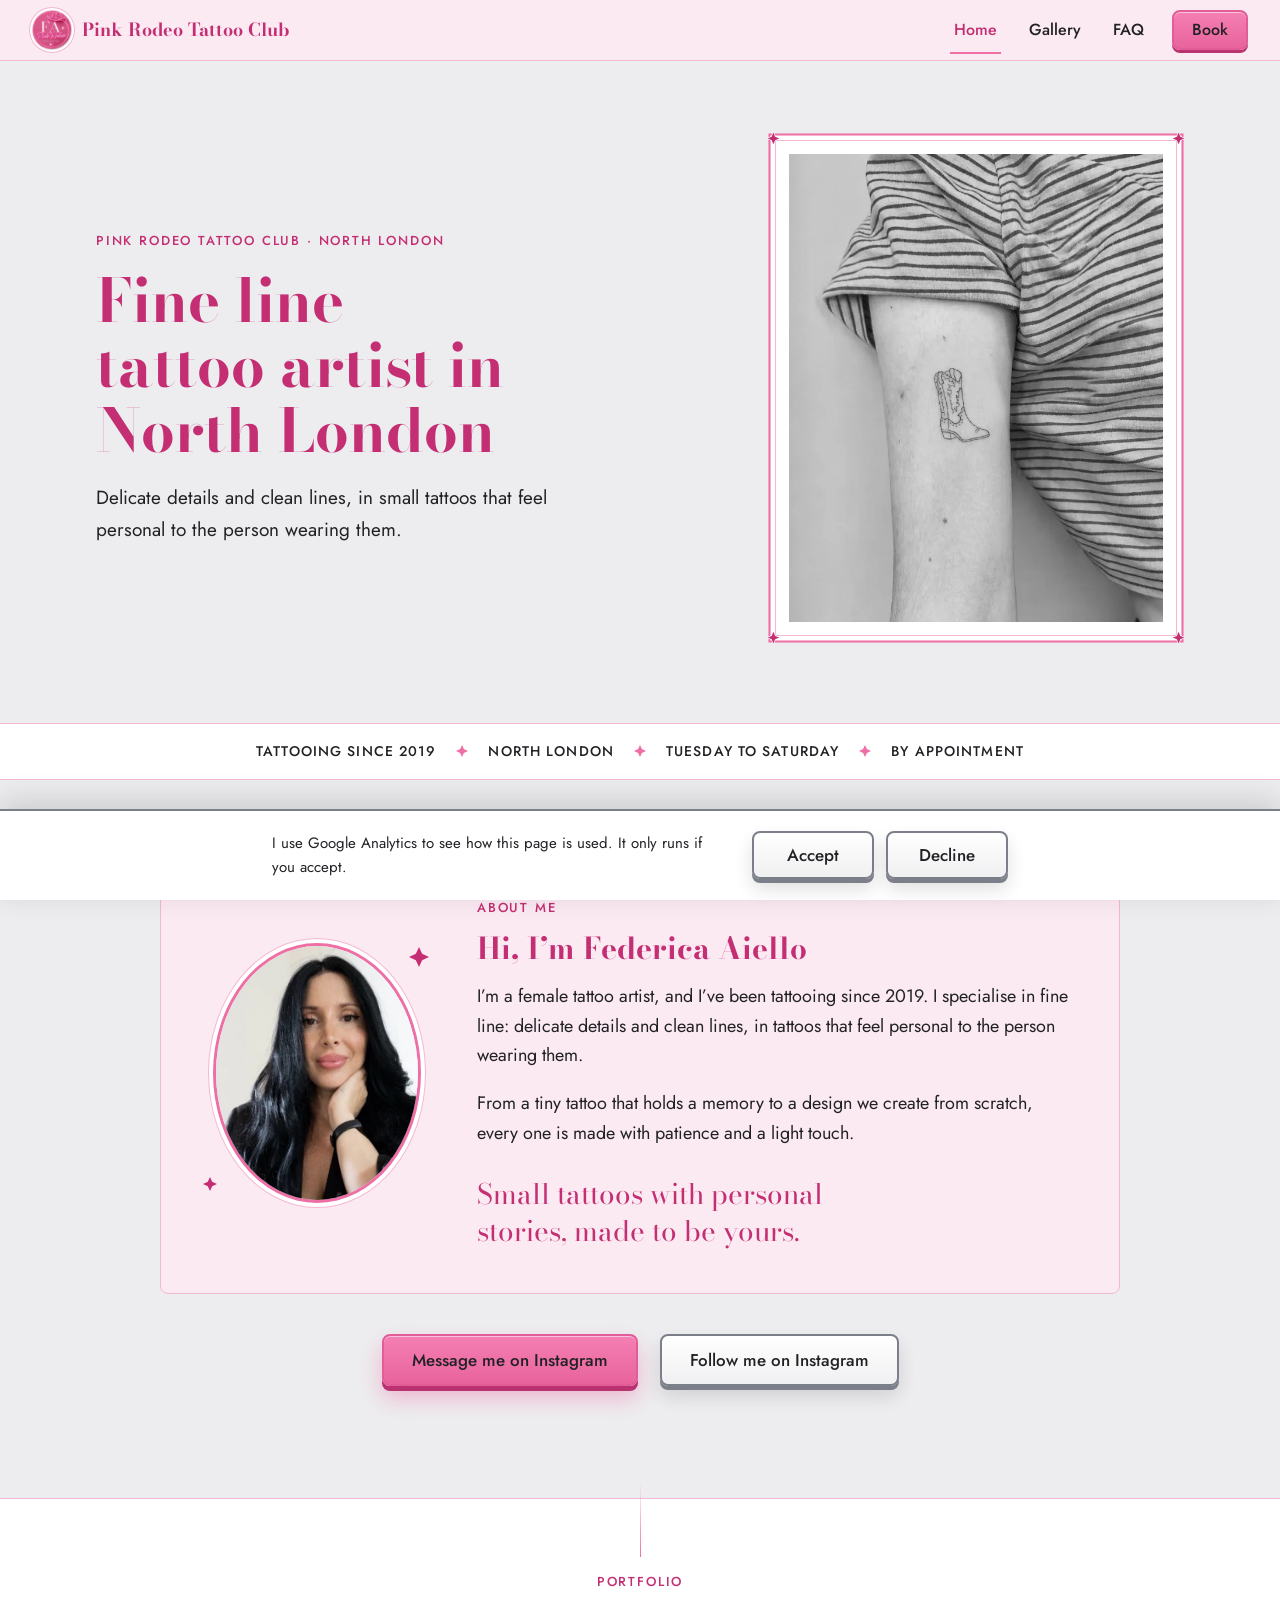
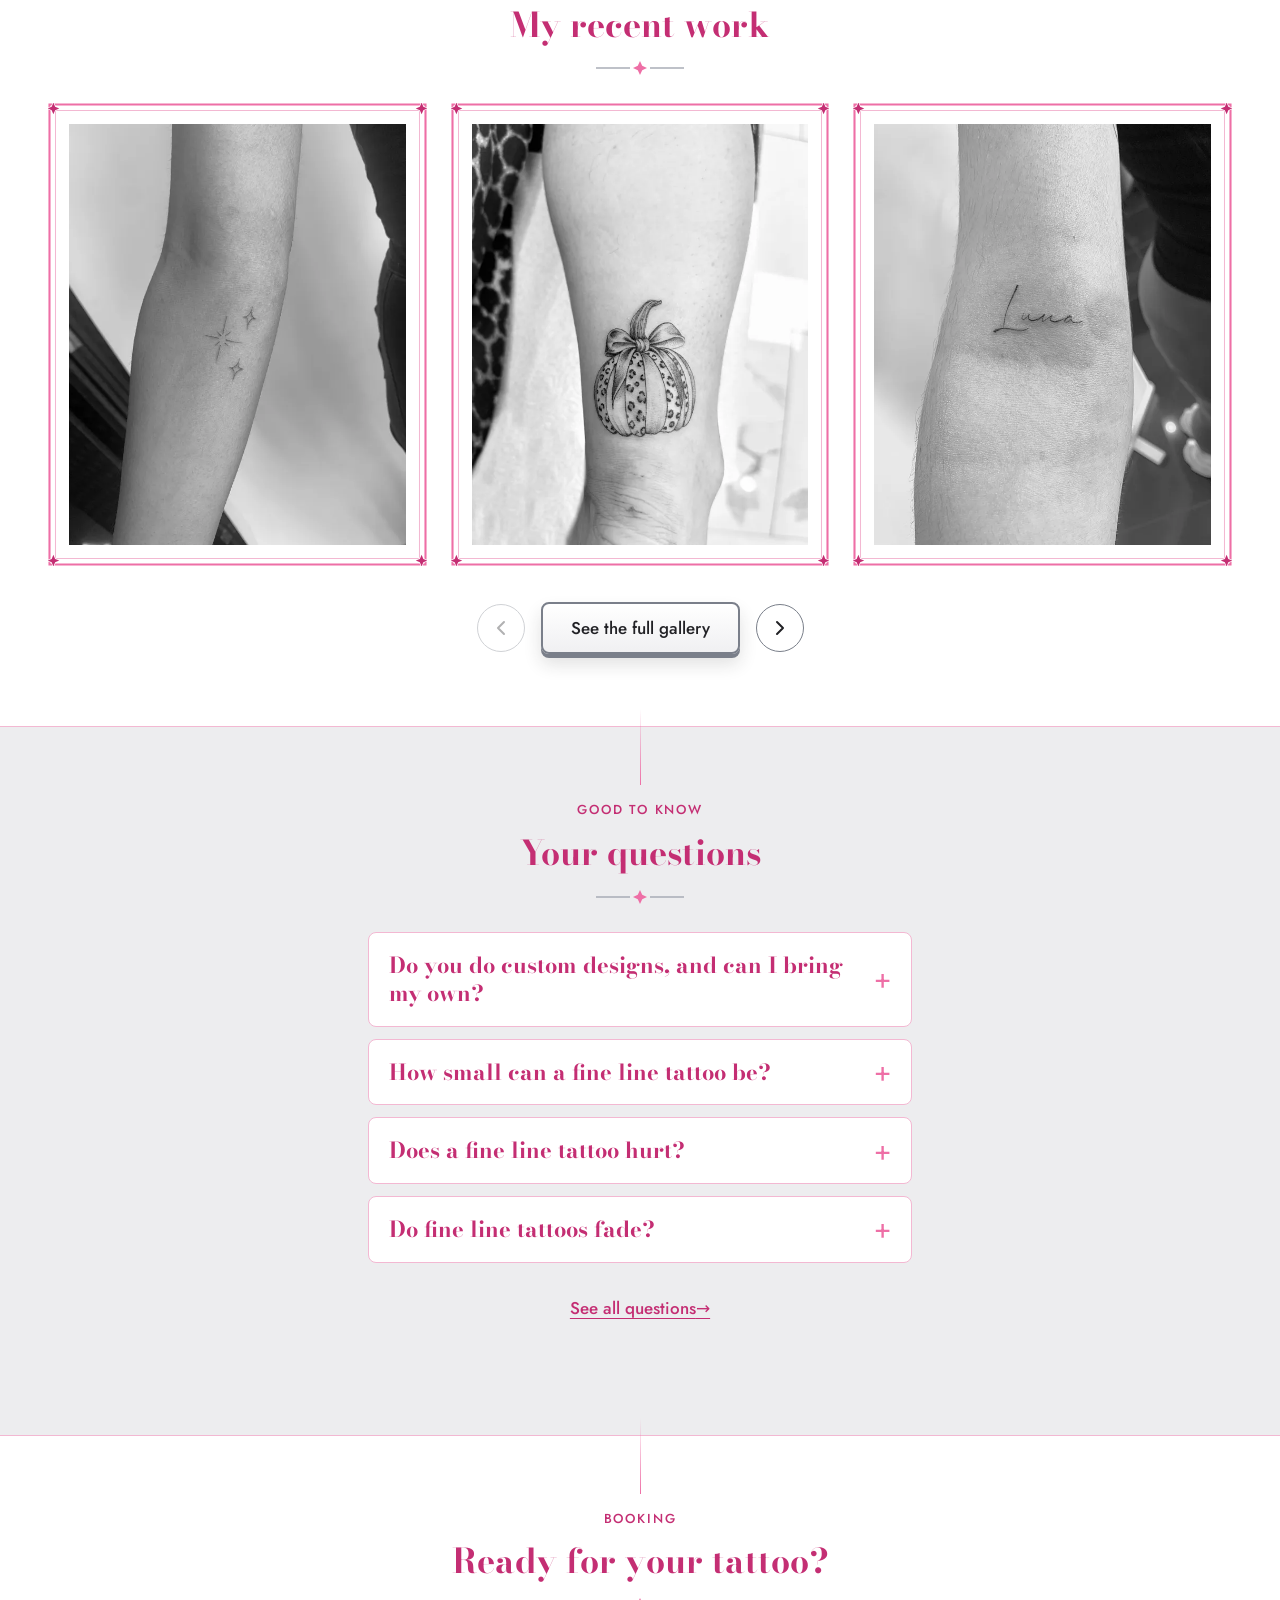
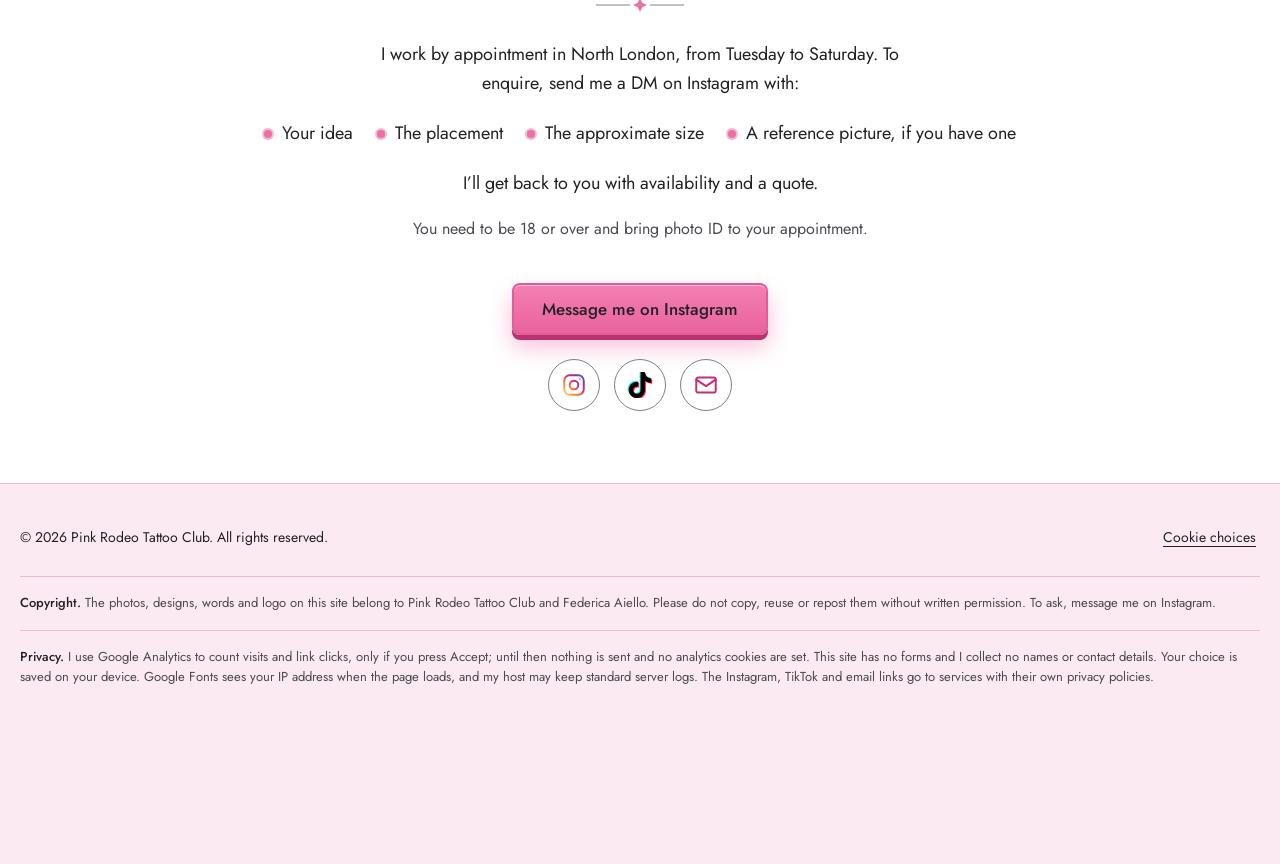
<file: gbp/index.html>
<!DOCTYPE html>
<html lang="en-GB">
<head>
  <meta charset="utf-8">
  <meta name="viewport" content="width=device-width, initial-scale=1">
  <title>Pink Rodeo Tattoo Club</title>
  <meta name="robots" content="noindex">
  <link rel="canonical" href="https://pinkrodeotattooclub.co.uk/">
  <meta http-equiv="refresh" content="0; url=/?utm_source=google&amp;utm_medium=organic&amp;utm_campaign=gbp">
  <script>location.replace("/?utm_source=google&utm_medium=organic&utm_campaign=gbp");</script>
</head>
<body>
  <p>Taking you to <a href="/?utm_source=google&amp;utm_medium=organic&amp;utm_campaign=gbp">pinkrodeotattooclub.co.uk</a>.</p>
</body>
</html>
</file>
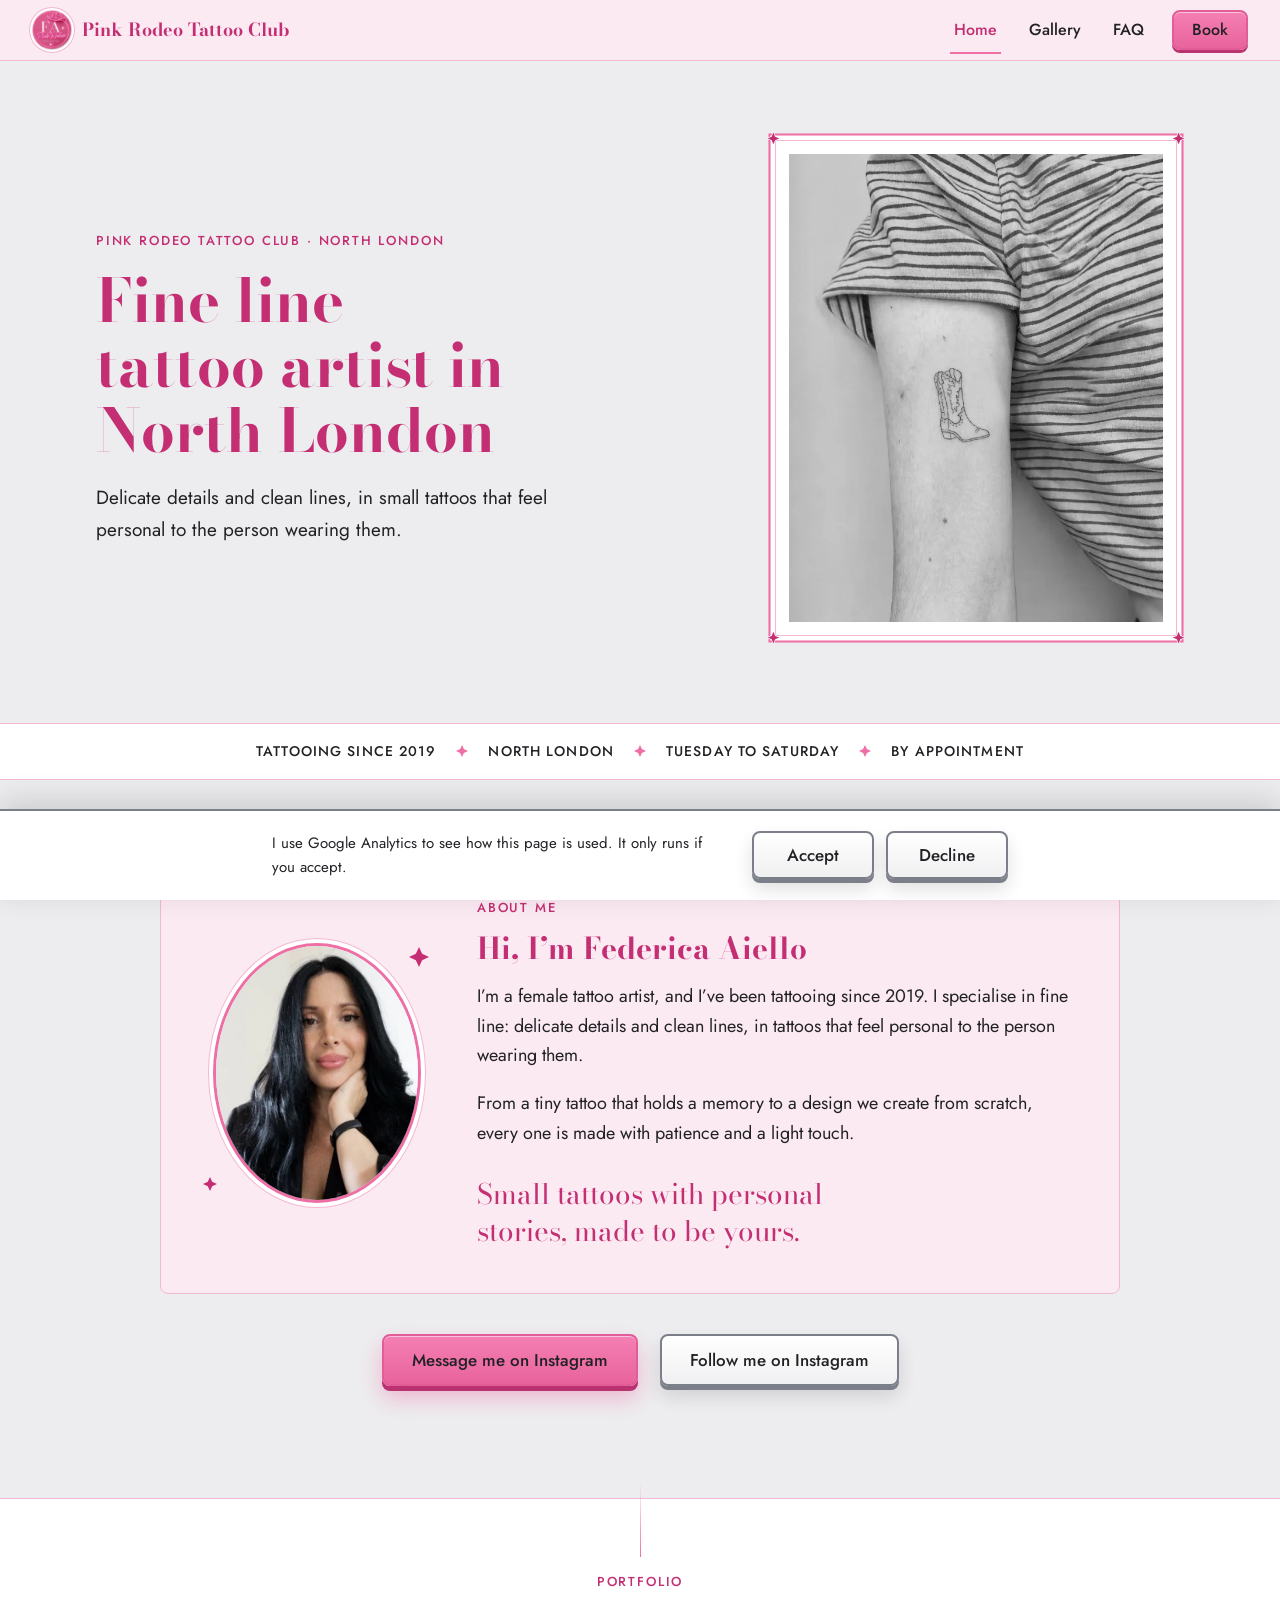
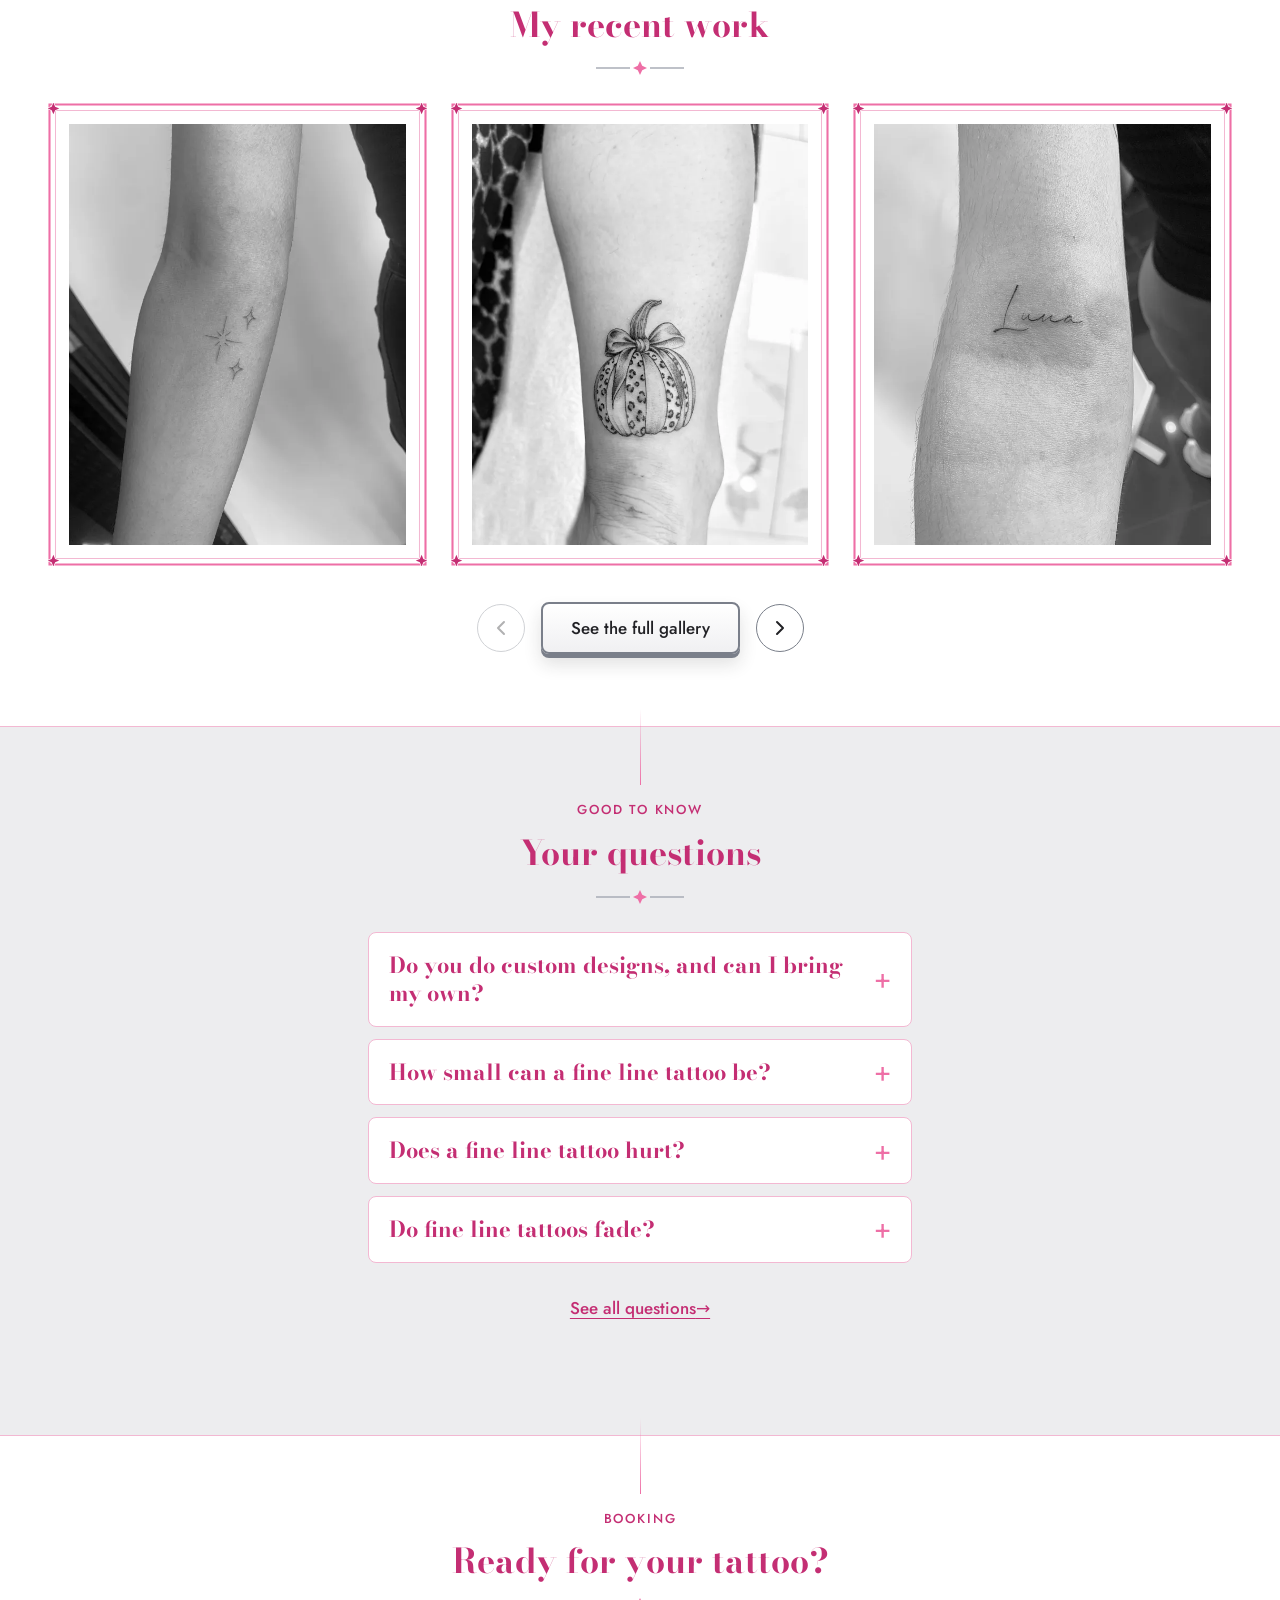
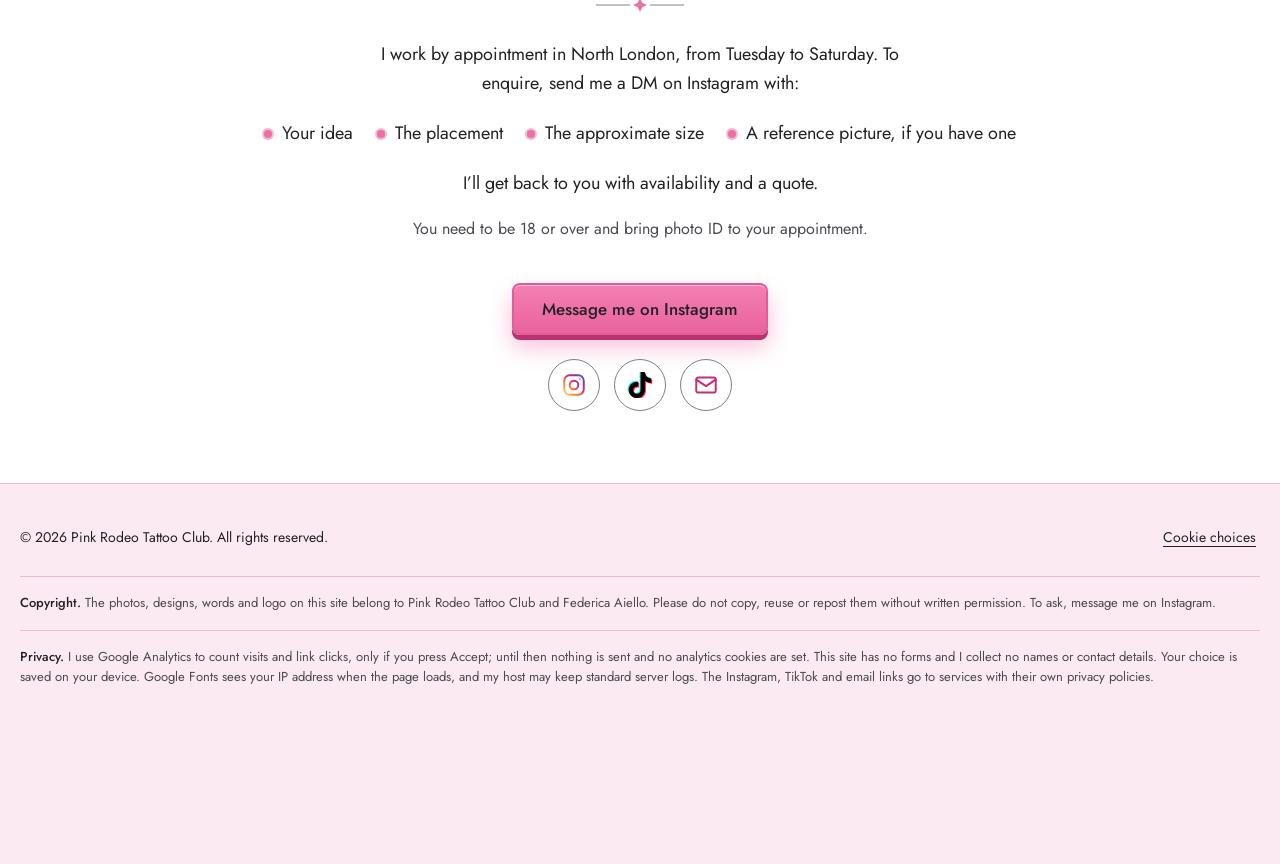
<file: ig/index.html>
<!DOCTYPE html>
<html lang="en-GB">
<head>
  <meta charset="utf-8">
  <meta name="viewport" content="width=device-width, initial-scale=1">
  <title>Pink Rodeo Tattoo Club</title>
  <meta name="robots" content="noindex">
  <link rel="canonical" href="https://pinkrodeotattooclub.co.uk/">
  <meta http-equiv="refresh" content="0; url=/?utm_source=instagram&amp;utm_medium=social&amp;utm_campaign=bio">
  <script>location.replace("/?utm_source=instagram&utm_medium=social&utm_campaign=bio");</script>
</head>
<body>
  <p>Taking you to <a href="/?utm_source=instagram&amp;utm_medium=social&amp;utm_campaign=bio">pinkrodeotattooclub.co.uk</a>.</p>
</body>
</html>
</file>
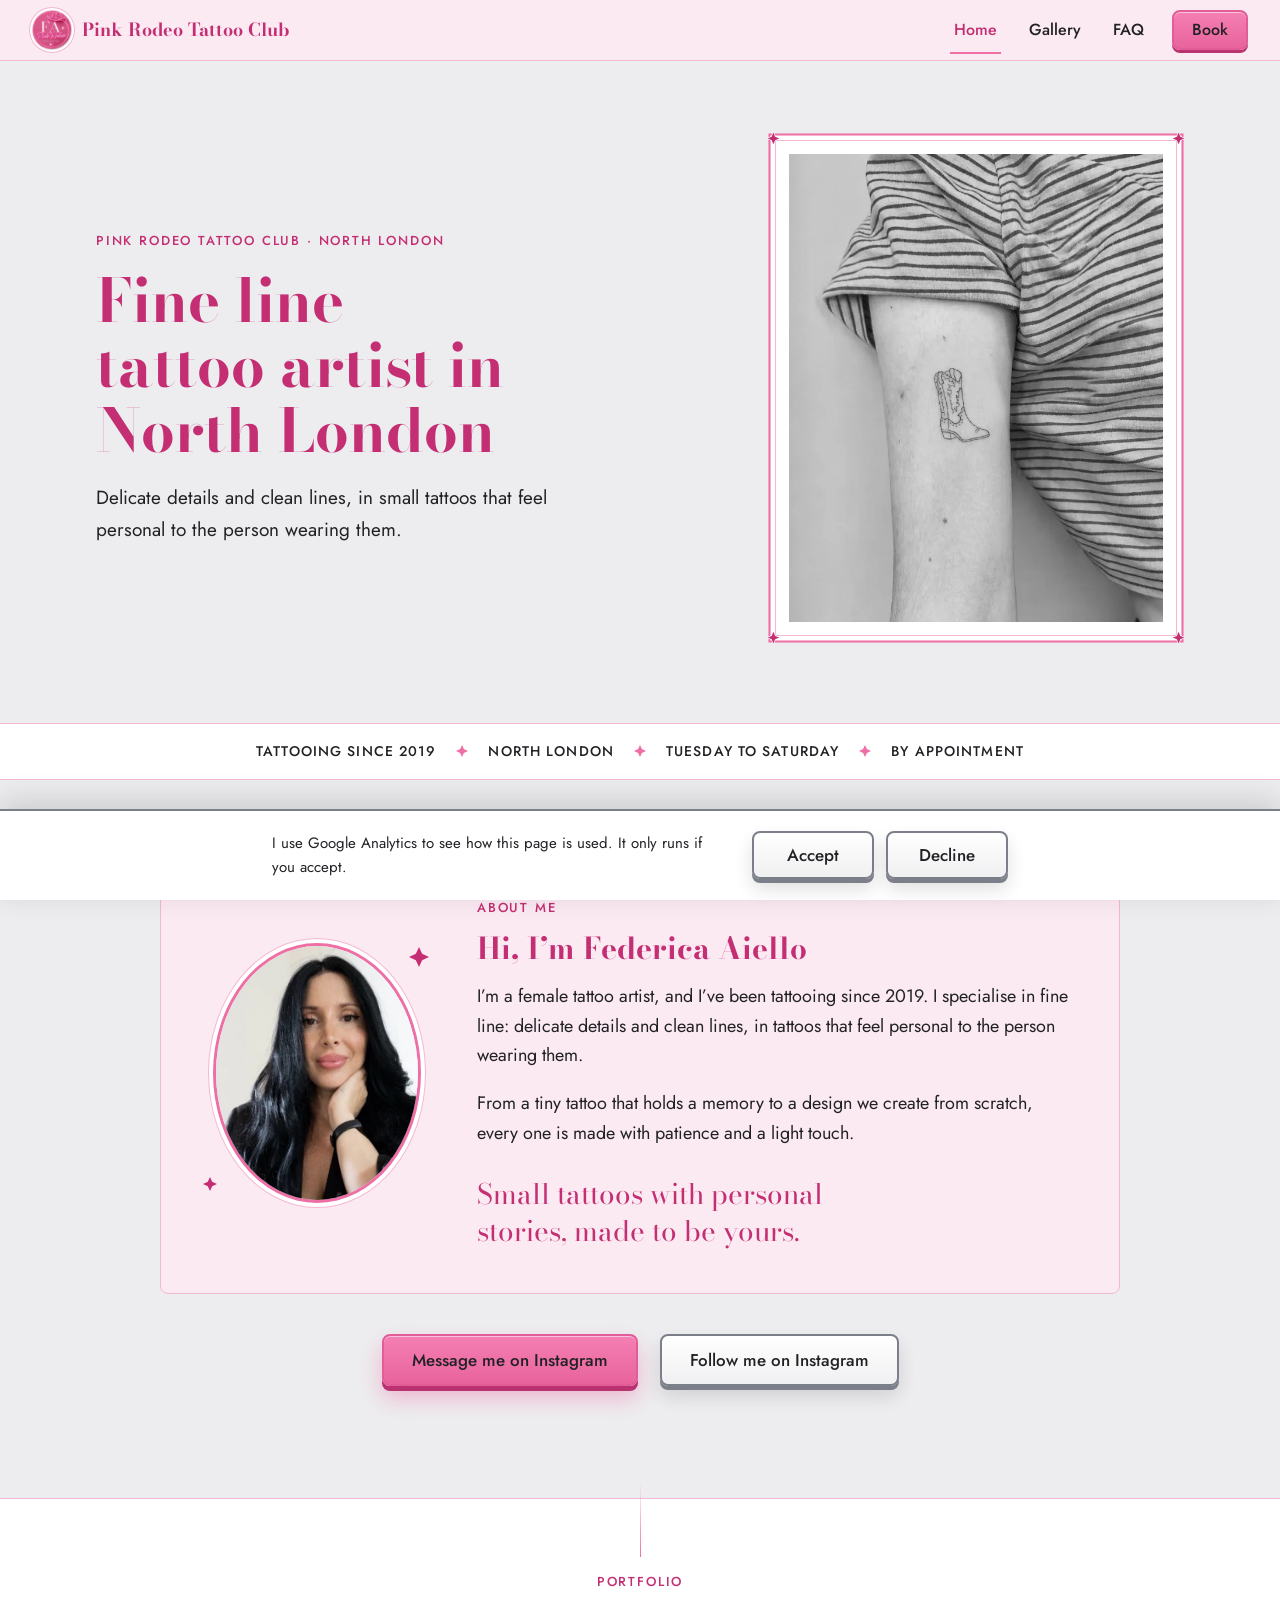
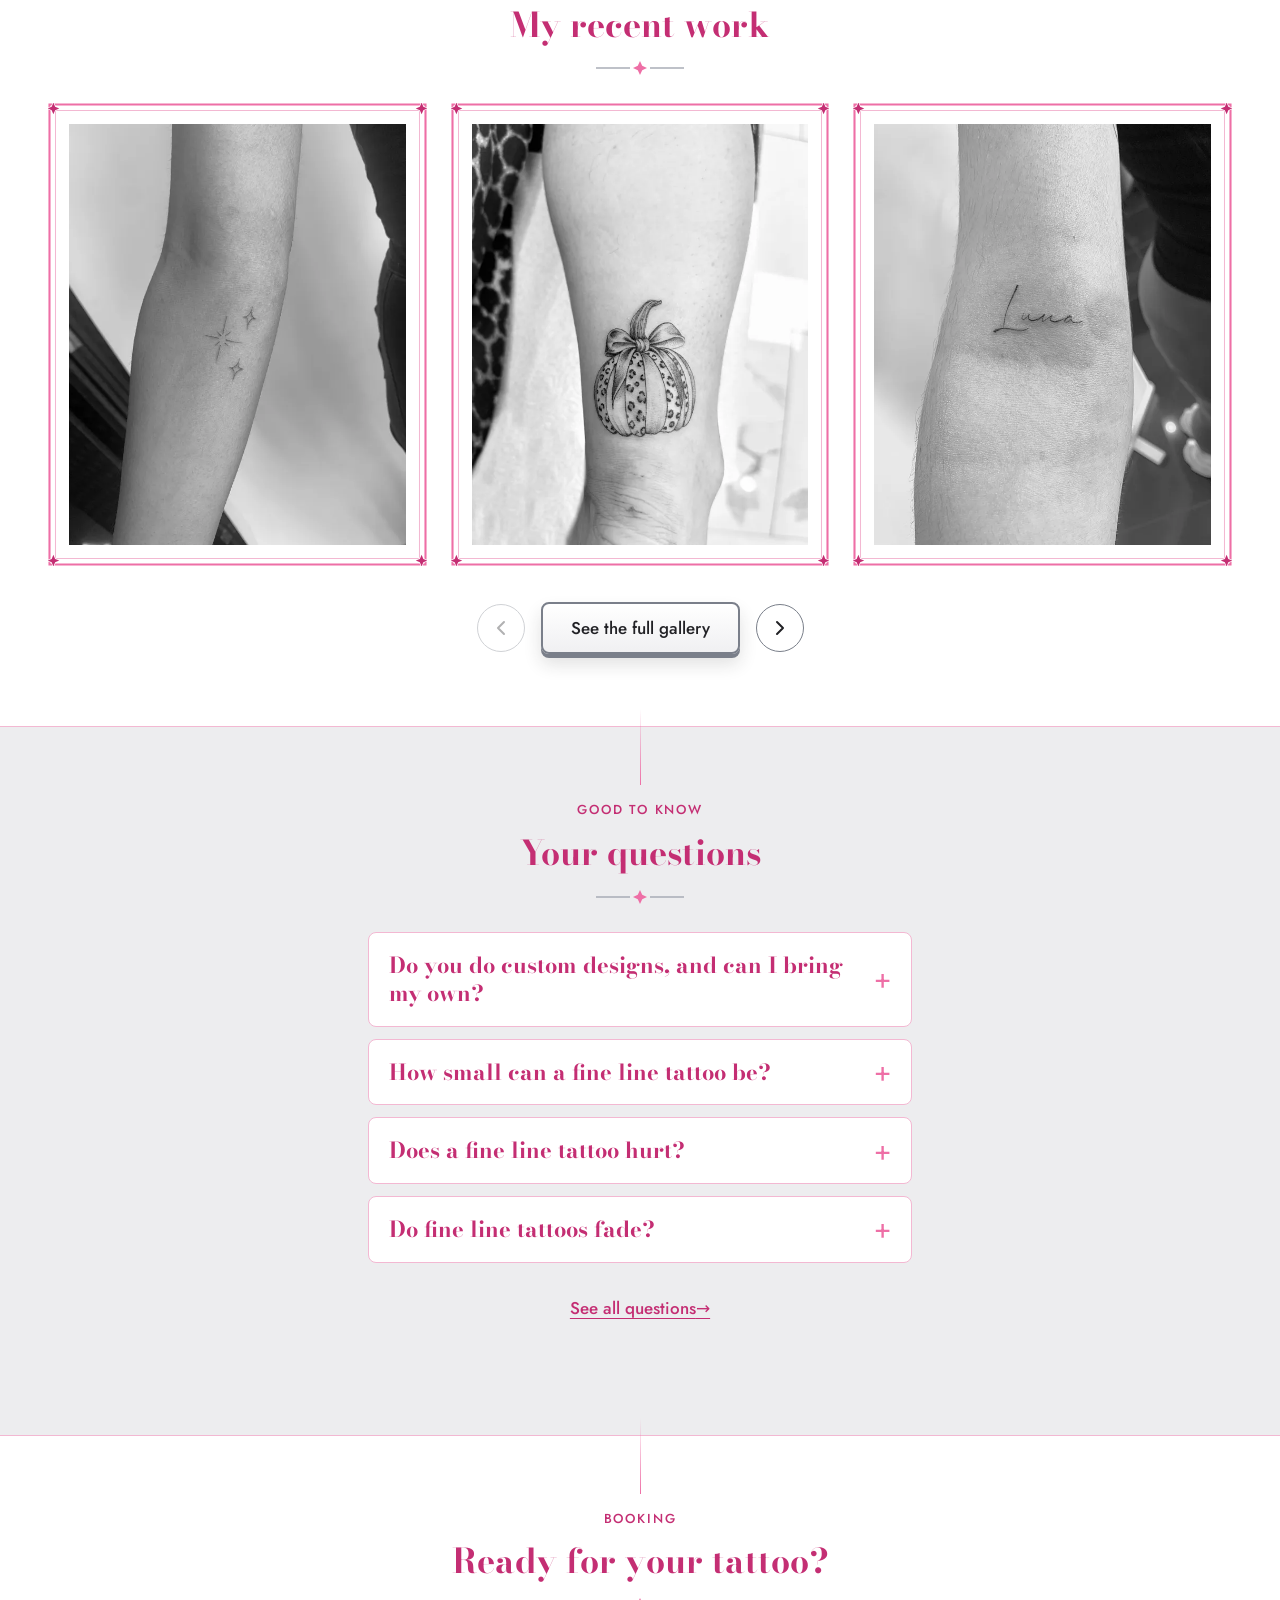
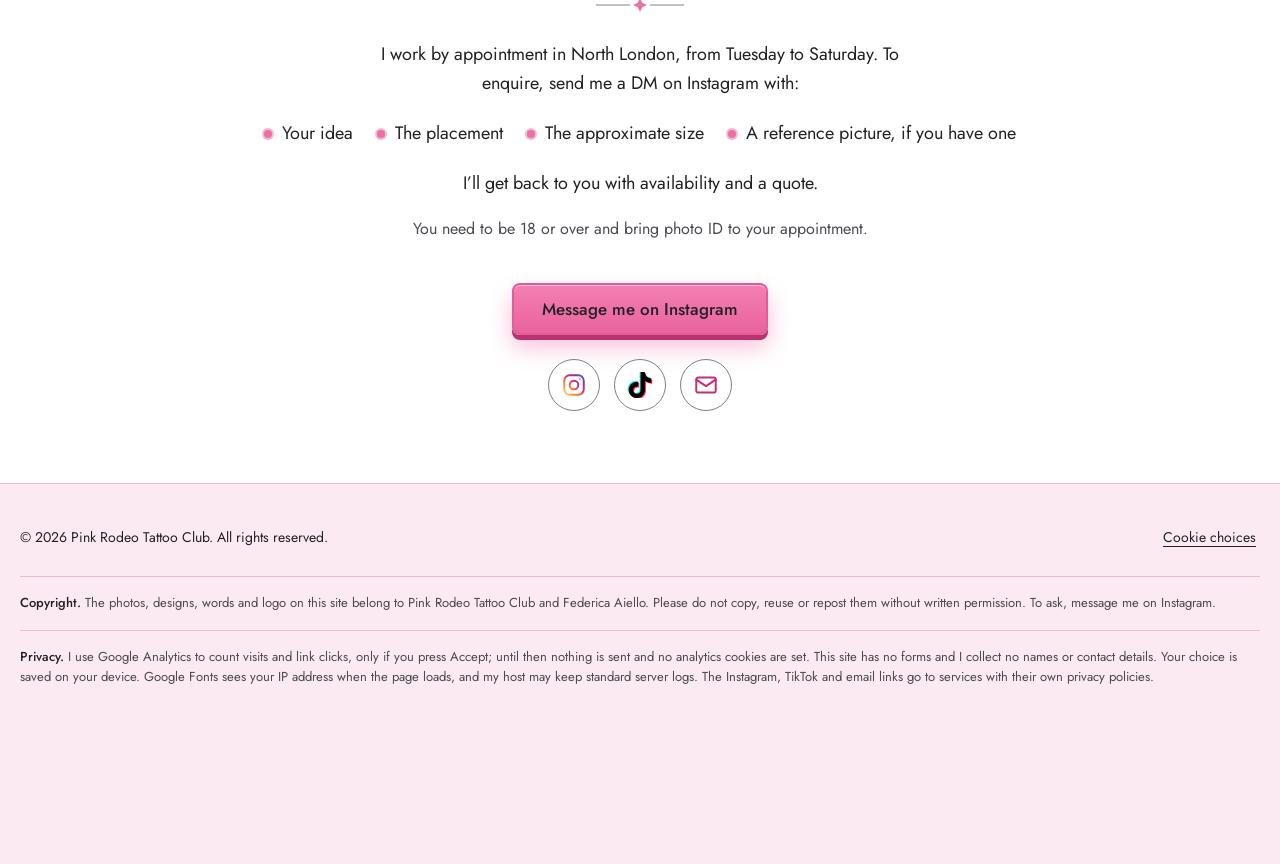
<file: tiktok/index.html>
<!DOCTYPE html>
<html lang="en-GB">
<head>
  <meta charset="utf-8">
  <meta name="viewport" content="width=device-width, initial-scale=1">
  <title>Pink Rodeo Tattoo Club</title>
  <meta name="robots" content="noindex">
  <link rel="canonical" href="https://pinkrodeotattooclub.co.uk/">
  <meta http-equiv="refresh" content="0; url=/?utm_source=tiktok&amp;utm_medium=social&amp;utm_campaign=bio">
  <script>location.replace("/?utm_source=tiktok&utm_medium=social&utm_campaign=bio");</script>
</head>
<body>
  <p>Taking you to <a href="/?utm_source=tiktok&amp;utm_medium=social&amp;utm_campaign=bio">pinkrodeotattooclub.co.uk</a>.</p>
</body>
</html>
</file>
<file: styles.css>
/* Pink Rodeo Tattoo Club. Mobile first, designed at 375px wide.
   Colours follow Federica's Instagram: pearl grey, white, one pink, silver details. */

:root {
  --grey: #EDEDEF;          /* page background */
  --white: #FFFFFF;         /* panels, photo mats, footer */
  --blush: #FBEAF2;         /* "About me" band, once her words and photo arrive */
  --pink: #EE6FA6;          /* her logo pink: buttons, glow, stars (never for text) */
  --rose: #C42E73;          /* deeper pink for every pink text */
  --ink: #222226;           /* body text */
  --ink-soft: #4A4A52;      /* small print */
  --silver: #7A7F8A;        /* frame outer line, secondary button outline */
  --silver-light: #A9ADB6;  /* hairlines */
  --pink-soft: #F3B8D2;     /* light pink lines and borders */

  --font-heading: "Didot", "Bodoni Moda", "Bodoni 72", Georgia, "Times New Roman", serif;
  --font-body: "Jost", system-ui, -apple-system, "Segoe UI", Roboto, Helvetica, Arial, sans-serif;

  --measure: 38rem;
  --gutter: 1.5rem;
}

*, *::before, *::after { box-sizing: border-box; }

html {
  -webkit-text-size-adjust: 100%;
  scroll-behavior: smooth;
  scroll-padding-top: 4.5rem;   /* room for the sticky menu bar when jumping to a section */
}

body {
  margin: 0;
  background: var(--grey);
  color: var(--ink);
  font-family: var(--font-body);
  font-size: 1.0625rem;
  font-weight: 400;
  line-height: 1.65;
  overflow-wrap: break-word;
}

h1, h2 {
  margin: 0;
  font-family: var(--font-heading);
  font-weight: 700;
  line-height: 1.2;
  color: var(--rose);
  text-wrap: balance;
}

p { margin: 0; text-wrap: pretty; }

a { color: inherit; }

/* Focus: always visible */
:focus-visible {
  outline: 3px solid var(--rose);
  outline-offset: 3px;
}

.sr-only {
  position: absolute;
  width: 1px;
  height: 1px;
  margin: -1px;
  padding: 0;
  overflow: hidden;
  clip: rect(0, 0, 0, 0);
  white-space: nowrap;
  border: 0;
}

.skip-link {
  position: absolute;
  left: var(--gutter);
  top: 0;
  z-index: 20;
  padding: 0.75rem 1rem;
  background: var(--ink);
  color: var(--white);
  font-weight: 500;
  transform: translateY(-120%);
}
.skip-link:focus { transform: translateY(0.5rem); }

/* Menu bar at the top of every page: a light pink band that stays at the top while scrolling.
   Brand on the left; on laptops the links sit on the right, on phones they open from a three-line button.
   Without JavaScript the links simply stay visible in the bar. */
.topbar {
  position: sticky;
  top: 0;
  z-index: 12;
  background: var(--blush);
  border-bottom: 1px solid var(--pink-soft);
}
.topbar__inner {
  display: flex;
  flex-wrap: wrap;
  align-items: center;
  justify-content: space-between;
  gap: 0 1rem;
  max-width: 82rem;
  min-height: 3.75rem;
  margin: 0 auto;
  padding: 0.25rem var(--gutter);
}
.brand {
  display: inline-flex;
  align-items: center;
  gap: 0.625rem;
  min-height: 3rem;
  color: var(--rose);
  font-family: var(--font-heading);
  font-size: 1.125rem;
  font-weight: 700;
  line-height: 1.1;
  text-decoration: none;
}
.brand img {
  width: 2.5rem;
  height: 2.5rem;
  border-radius: 50%;
  box-shadow: 0 0 0 2px var(--white), 0 0 0 3px var(--pink-soft);
}
.topbar ul {
  display: flex;
  flex-wrap: wrap;
  align-items: center;
  gap: 0 1.5rem;
  margin: 0;
  padding: 0;
  list-style: none;
}
.topbar ul a {
  display: inline-flex;
  align-items: center;
  min-height: 3rem;
  padding: 0.125rem 0.25rem 0;
  border-bottom: 2px solid transparent;
  color: var(--ink);
  font-size: 1rem;
  font-weight: 500;
  text-decoration: none;
}
.topbar ul a:hover { color: var(--rose); }
.topbar ul a[aria-current="page"] {
  border-bottom-color: var(--pink);
  color: var(--rose);
}
.topbar .topbar__book a {
  min-height: 2.5rem;
  padding: 0.25rem 1.125rem;
  border: 2px solid #E25C98;
  border-radius: 0.5rem;
  background: linear-gradient(180deg, #F47FB2 0%, #E8639C 100%);
  box-shadow: inset 0 1px 0 rgba(255, 255, 255, 0.55), 0 3px 0 #B8336F;
  color: var(--ink);
}
.topbar .topbar__book a:hover { color: var(--ink); filter: brightness(1.05); }

.menu-toggle {
  display: none;
  align-items: center;
  justify-content: center;
  width: 3rem;
  height: 3rem;
  margin-right: -0.5rem;
  padding: 0;
  border: 0;
  background: none;
  color: var(--ink);
  cursor: pointer;
}
.menu-toggle:hover { color: var(--rose); }
.menu-toggle svg {
  width: 1.75rem;
  height: 1.75rem;
  fill: none;
  stroke: currentColor;
  stroke-width: 2;
  stroke-linecap: round;
}
.menu-toggle .i-close,
.menu-toggle[aria-expanded="true"] .i-open { display: none; }
.menu-toggle[aria-expanded="true"] .i-close { display: inline; }

.topbar.is-enhanced .menu-toggle { display: inline-flex; }
.topbar.is-enhanced ul {
  display: none;
  position: absolute;
  top: 100%;
  left: 0;
  right: 0;
  flex-direction: column;
  gap: 0.25rem;
  padding: 0.25rem var(--gutter) 1rem;
  background: var(--blush);
  border-bottom: 1px solid var(--pink-soft);
  box-shadow: 0 12px 24px rgba(34, 34, 38, 0.12);
}
.topbar.is-open ul { display: flex; }

@media (min-width: 900px) {
  .topbar.is-enhanced .menu-toggle { display: none; }
  .topbar.is-enhanced ul {
    display: flex;
    position: static;
    flex-direction: row;
    gap: 0 1.5rem;
    padding: 0;
    background: none;
    border: 0;
    box-shadow: none;
  }
}

/* Hero */
.hero {
  max-width: var(--measure);
  margin: 0 auto;
  padding: 4rem var(--gutter) 3.25rem;
  text-align: center;
}

/* Logo: Federica's logo file in a round crop with a soft, static pink halo.
   The image is scaled slightly inside the circle so the pale edge of the file is hidden. */
.logo {
  width: 12rem;
  height: 12rem;
  margin: 0 auto 2.75rem;
  border-radius: 50%;
  overflow: hidden;
  box-shadow:
    0 0 0 6px rgba(238, 111, 166, 0.18),
    0 10px 36px rgba(238, 111, 166, 0.4);
}
.logo img {
  display: block;
  width: 100%;
  height: 100%;
  transform: translateX(1%) scale(1.06);
}

.hero h1 {
  font-size: clamp(1.875rem, 7.5vw, 2.75rem);
}

/* Smaller hero for inner pages (the FAQ): the logo links back to the home page */
a.logo { display: block; }
.hero--compact { padding-top: 3rem; padding-bottom: 2rem; }
.hero--compact .logo {
  width: 8rem;
  height: 8rem;
  margin-bottom: 1.75rem;
}

/* Page not found (404.html) */
.notfound__text {
  max-width: 28rem;
  margin: 1.25rem auto 0;
  font-size: 1.125rem;
  text-wrap: balance;
}

/* Buttons */
.actions {
  display: flex;
  flex-direction: column;
  gap: 1.375rem;
  margin: 2.5rem 0 0.5rem;
}

.btn {
  display: inline-flex;
  align-items: center;
  justify-content: center;
  min-height: 3.25rem;
  padding: 0.75rem 1.75rem;
  border: 2px solid transparent;
  border-radius: 0.5rem;
  font-family: var(--font-body);
  font-size: 1.0625rem;
  font-weight: 500;
  line-height: 1.2;
  text-align: center;
  text-decoration: none;
  cursor: pointer;
  transition: transform 80ms ease-out, box-shadow 80ms ease-out;
}

/* 3D buttons: a lit top edge, a solid lip underneath and a soft shadow, so they look pressable.
   On press the button sinks onto its lip. */
.btn--primary {
  background: linear-gradient(180deg, #F47FB2 0%, #E8639C 100%);
  border-color: #E25C98;
  color: var(--ink);
  box-shadow:
    inset 0 1px 0 rgba(255, 255, 255, 0.55),
    0 5px 0 #B8336F,
    0 12px 22px rgba(238, 111, 166, 0.45);
}

.btn--secondary {
  background: linear-gradient(180deg, #FFFFFF 0%, #F0F0F2 100%);
  border-color: var(--silver);
  color: var(--ink);
  box-shadow:
    inset 0 1px 0 var(--white),
    0 4px 0 var(--silver),
    0 10px 18px rgba(34, 34, 38, 0.14);
}

.btn:hover { transform: translateY(-1px); }
.btn--primary:hover {
  filter: brightness(1.05);
  box-shadow:
    inset 0 1px 0 rgba(255, 255, 255, 0.55),
    0 6px 0 #B8336F,
    0 14px 24px rgba(238, 111, 166, 0.5);
}
.btn--secondary:hover {
  box-shadow:
    inset 0 1px 0 var(--white),
    0 5px 0 var(--silver),
    0 12px 20px rgba(34, 34, 38, 0.16);
}

.btn:active { transform: translateY(4px); }
.btn--primary:active {
  box-shadow:
    inset 0 1px 0 rgba(255, 255, 255, 0.4),
    0 1px 0 #B8336F,
    0 3px 8px rgba(238, 111, 166, 0.4);
}
.btn--secondary:active {
  box-shadow:
    inset 0 1px 0 var(--white),
    0 0 0 var(--silver),
    0 3px 8px rgba(34, 34, 38, 0.12);
}

.btn:focus-visible { outline-offset: 6px; }

/* Sections */
.section {
  max-width: var(--measure);
  margin: 0 auto;
  padding: 0 var(--gutter) 5.5rem;
  text-align: center;
}

.section h2 {
  font-size: clamp(1.75rem, 6vw, 2.125rem);
}

/* Small silver rule with a pink sparkle under each section title */
.section h2::after {
  content: "";
  display: block;
  width: 5.5rem;
  height: 0.875rem;
  margin: 1rem auto 1.75rem;
  background: url("data:image/svg+xml,%3Csvg xmlns='http://www.w3.org/2000/svg' width='88' height='14' viewBox='0 0 88 14'%3E%3Cpath d='M0 7H34M54 7H88' stroke='%23A9ADB6' stroke-width='1.5'/%3E%3Cpath d='M44 0L46.2 4.8 51 7 46.2 9.2 44 14 41.8 9.2 37 7 41.8 4.8Z' fill='%23EE6FA6'/%3E%3C/svg%3E") center / contain no-repeat;
}

.section p { font-size: 1.125rem; }
.section p + p { margin-top: 1.125rem; }

/* About: a light pink box with Federica's photo in the star frame.
   Photo above the words on phones; side by side from 900px, mirroring the top section. */
.section--about { max-width: 64rem; padding-top: 4.5rem; }
.about-box {
  position: relative;
  padding: 2rem 1.25rem 1.75rem;
  background: var(--blush);
  border: 1px solid var(--pink-soft);
  border-radius: 0.5rem;
}
/* Federica's photo: a small oval in a pink ring, with two little pink stars beside it.
   Small on phones, a little larger on tablets, beside the words from 900px. */
.about-split__photo {
  position: relative;
  width: 7.5rem;
  margin: 0.5rem auto 1.5rem;
}
.about-split__photo img {
  display: block;
  width: 100%;
  height: auto;
  aspect-ratio: 4 / 5;
  object-fit: cover;
  border: 3px solid var(--pink);
  border-radius: 50%;
  background: var(--white);
  box-shadow: 0 0 0 4px var(--white), 0 0 0 5px var(--pink-soft);
}
.about-split__photo::before,
.about-split__photo::after {
  content: "";
  position: absolute;
  background: url("data:image/svg+xml,%3Csvg xmlns='http://www.w3.org/2000/svg' viewBox='0 0 14 14'%3E%3Cpath d='M7 0L9.2 4.8 14 7 9.2 9.2 7 14 4.8 9.2 0 7 4.8 4.8Z' fill='%23C42E73'/%3E%3C/svg%3E") center / contain no-repeat;
}
.about-split__photo::before { top: 0; right: -0.625rem; width: 1rem; height: 1rem; }
.about-split__photo::after { bottom: 0.5rem; left: -0.625rem; width: 0.75rem; height: 0.75rem; }
@media (min-width: 600px) {
  .about-split__photo { width: 9rem; }
}
.about-box .kicker::before { display: none; }   /* no thread inside the box */
.about-box h2::after { display: none; }
.about-box h2 {
  margin-bottom: 1rem;
  font-size: clamp(1.5rem, 5.5vw, 1.875rem);
}

/* The closing line of the About text, in the heading font */
.section .about__closing {
  margin-top: 1.75rem;
  color: var(--rose);
  font-family: var(--font-heading);
  font-size: clamp(1.375rem, 5vw, 1.75rem);
  line-height: 1.3;
  text-wrap: balance;
}

/* Photo frame: a thick outer line, a thin inner line, square corners and a small star in each
   corner. One tiny inline SVG, used as a 9-slice border image.
   Reuse by adding class="frame" to a panel or a photo wrapper. */
.frame {
  position: relative;
  border: 21px solid transparent;
  border-image: url("data:image/svg+xml,%3Csvg xmlns='http://www.w3.org/2000/svg' width='40' height='40' viewBox='0 0 40 40'%3E%3Cpath d='M1 1H39V39H1Z' fill='%23fff' stroke='%23EE6FA6' stroke-width='1.4'/%3E%3Cpath d='M5 5H35V35H5Z' fill='none' stroke='%23F3B8D2' stroke-width='0.7'/%3E%3Cg fill='%23C42E73' stroke='%23fff' stroke-width='0.9' paint-order='stroke'%3E%3Cpath d='M3.60 -0.30 4.75 2.45 7.50 3.60 4.75 4.75 3.60 7.50 2.45 4.75 -0.30 3.60 2.45 2.45Z'/%3E%3Cpath d='M36.40 -0.30 37.55 2.45 40.30 3.60 37.55 4.75 36.40 7.50 35.25 4.75 32.50 3.60 35.25 2.45Z'/%3E%3Cpath d='M3.60 32.50 4.75 35.25 7.50 36.40 4.75 37.55 3.60 40.30 2.45 37.55 -0.30 36.40 2.45 35.25Z'/%3E%3Cpath d='M36.40 32.50 37.55 35.25 40.30 36.40 37.55 37.55 36.40 40.30 35.25 37.55 32.50 36.40 35.25 35.25Z'/%3E%3C/g%3E%3C/svg%3E") 14 / 21px stretch;
  background: var(--white);
  background-clip: padding-box;
}

/* Photo gallery: 2 columns on phones and tablets, 3 on laptops, 4 on very wide screens.
   Flex (not grid) so an unfinished last row is centred instead of left-aligned. */
.section--gallery { max-width: 78rem; }
.gallery {
  --cols: 2;
  --gap: 0.75rem;
  display: flex;
  flex-wrap: wrap;
  justify-content: center;
  gap: var(--gap);
  margin: 0;
  padding: 0;
  list-style: none;
}
.gallery li {
  flex: 0 0 calc((100% - (var(--cols) - 1) * var(--gap)) / var(--cols));
  min-width: 0;
}
.frame--photo { margin: 0; }
picture { display: block; }   /* wrapper that offers the WebP copy first, JPEG as fallback */
.frame--photo img {
  display: block;
  width: 100%;
  height: auto;
  aspect-ratio: 4 / 5;
  object-fit: cover;
}

/* "Ready for your tattoo?": what to send, as bullet points on one line (they wrap on narrow screens) */
.booking__list {
  display: flex;
  flex-wrap: wrap;
  justify-content: center;
  gap: 0.375rem 1.5rem;
  margin: 1.25rem 0;
  padding: 0;
  list-style: none;
}
.booking__list li {
  display: flex;
  align-items: center;
  gap: 0.625rem;
  font-size: 1.125rem;
}
.booking__list li::before {
  content: "";
  flex: none;
  width: 0.5rem;
  height: 0.5rem;
  border-radius: 50%;
  background: var(--pink);
  box-shadow: 0 0 0 2px var(--pink-soft);
}
.booking__note {
  margin-top: 1.25rem;
  font-size: 1rem;
  color: var(--ink-soft);
}
.section .booking__note { font-size: 1rem; }

/* FAQ page: topic links, then each question in a light panel */
.faq-nav {
  max-width: var(--measure);
  margin: 0 auto;
  padding: 0 var(--gutter) 3rem;
}
.faq-nav ul {
  display: flex;
  flex-wrap: wrap;
  justify-content: center;
  gap: 0.25rem 1.5rem;
  margin: 0;
  padding: 0;
  list-style: none;
}
.faq-nav a {
  display: inline-flex;
  align-items: center;
  min-height: 2.75rem;
  color: var(--rose);
  font-weight: 500;
  text-underline-offset: 0.25em;
}

.section--faq { padding-bottom: 3.5rem; }
.faq__item {
  padding: 1.375rem 1.25rem 1.5rem;
  background: var(--white);
  border: 1px solid var(--pink-soft);
  border-radius: 0.5rem;
  text-align: left;
  scroll-margin-top: 1rem;
}
.faq__item + .faq__item { margin-top: 1rem; }
.faq__item h3 {
  margin: 0 0 0.75rem;
  color: var(--rose);
  font-family: var(--font-heading);
  font-size: clamp(1.25rem, 4.5vw, 1.5rem);
  font-weight: 700;
  line-height: 1.25;
  text-wrap: balance;
}
.section .faq__item p { font-size: 1.0625rem; }
.faq__item a { color: var(--rose); text-underline-offset: 0.2em; }

/* Instagram, TikTok and email icons under the closing buttons */
/* The same call to action everywhere: the DM button, then round Instagram, TikTok and email icons */
.cta {
  display: flex;
  flex-direction: column;
  margin-top: 2.5rem;
}
.cta .social { margin-top: 1.5rem; }
@media (min-width: 600px) {
  .cta { align-items: center; }
}

.social {
  display: flex;
  flex-wrap: wrap;
  justify-content: center;
  gap: 0.875rem;
  margin-top: 2rem;
}

/* Footer: full-width strip */
.footer {
  background: var(--blush);
  border-top: 1px solid var(--pink-soft);
}
.footer__inner {
  max-width: 82rem;
  margin: 0 auto;
  padding: 2rem var(--gutter) 2.25rem;
}
.footer__row {
  display: flex;
  flex-direction: column;
  align-items: center;
  gap: 0 2rem;
  text-align: center;
}

/* Round icon buttons (Instagram, TikTok, email) and the viewer's controls */
.icon-link,
.icon-btn {
  display: inline-flex;
  align-items: center;
  justify-content: center;
  width: 3rem;
  height: 3rem;
  padding: 0;
  border: 1.5px solid var(--silver);
  border-radius: 50%;
  background: var(--white);
  color: var(--ink);
  cursor: pointer;
}
.icon-link { width: 3.25rem; height: 3.25rem; }
.icon-link svg { width: 1.625rem; height: 1.625rem; }
.icon-link--email { color: var(--rose); }
.icon-btn svg { width: 1.5rem; height: 1.5rem; }
.icon-link:hover,
.icon-btn:hover {
  border-color: var(--rose);
  background: var(--blush);
}
.icon-btn:hover { color: var(--rose); }

.footer__row { font-size: 0.875rem; }

.link-button {
  min-height: 2.75rem;
  padding: 0 0.25rem;
  border: 0;
  background: none;
  color: var(--ink);
  font: inherit;
  text-decoration: underline;
  text-underline-offset: 0.25em;
  cursor: pointer;
}

/* Privacy notice: a run-in label and one paragraph across the full width */
.privacy {
  margin-top: 1rem;
  padding-top: 1rem;
  border-top: 1px solid var(--pink-soft);
  color: var(--ink-soft);
  font-size: 0.8125rem;
  line-height: 1.6;
}
.privacy h2,
.privacy p {
  display: inline;
  font-family: var(--font-body);
  font-size: inherit;
  line-height: inherit;
}
.privacy h2 {
  font-weight: 500;
  color: var(--ink);
}
.privacy h2::after { content: ". "; }

/* Photos open larger in a viewer (see script.js). Without JavaScript the link opens the big photo. */
.photo-link {
  display: block;
  cursor: zoom-in;
}

.lightbox {
  position: fixed;
  inset: 0;
  width: 100%;
  height: 100%;
  max-width: none;
  max-height: none;
  margin: 0;
  padding: 1rem;
  border: 0;
  background: transparent;
  overflow: auto;
}
.lightbox[open] {
  display: flex;
  align-items: center;
  justify-content: center;
}
.lightbox::backdrop { background: rgba(34, 34, 38, 0.9); }
.lightbox__inner {
  display: flex;
  flex-direction: column;
  align-items: center;
  gap: 0.875rem;
  max-width: 100%;
}
.lightbox__frame { margin: 0; }
.lightbox__frame img {
  display: block;
  width: auto;
  height: auto;
  max-width: min(calc(100vw - 4.5rem), 40rem);
  max-height: calc(100vh - 12rem);
  max-height: calc(100dvh - 12rem);
}
.lightbox__bar {
  display: flex;
  align-items: center;
  gap: 1rem;
}
.lightbox__count {
  min-width: 5rem;
  color: var(--white);
  font-size: 0.9375rem;
  text-align: center;
}
.lightbox__close {
  position: absolute;
  top: 0.75rem;
  right: 0.75rem;
}
body:has(.lightbox[open]) { overflow: hidden; }

/* Consent banner */
.consent {
  position: fixed;
  left: 0;
  right: 0;
  bottom: 0;
  z-index: 10;
  padding: 1.25rem var(--gutter);
  background: var(--white);
  border-top: 2px solid var(--silver);
  box-shadow: 0 -8px 28px rgba(34, 34, 38, 0.16);
}
.consent[hidden] { display: none; }
.consent p {
  max-width: var(--measure);
  margin: 0 auto;
  font-size: 0.9375rem;
}
.consent__actions {
  display: flex;
  gap: 0.75rem;
  max-width: var(--measure);
  margin: 1rem auto 0;
}
.consent__actions .btn {
  flex: 1;
  min-height: 3rem;
  padding: 0.5rem 1rem;
}

/* Keep the end of the footer readable while the consent banner is open */
body:has(.consent:not([hidden])) .footer__inner { padding-bottom: 11rem; }

/* Phones: slimmer frames and side margins so two photos per row stay big enough */
@media (max-width: 599px) {
  .section--gallery { padding-inline: 0.75rem; }
  .frame--photo {
    border-width: 11px;
    border-image-width: 11px;
  }
}

/* Larger screens */
@media (min-width: 600px) {
  :root { --gutter: 2rem; }

  .hero { padding-top: 5rem; padding-bottom: 4rem; }
  .about-box { padding: 2.5rem 2.25rem 2.25rem; }
  .section { padding-bottom: 6.5rem; }

  .actions {
    flex-direction: row;
    justify-content: center;
  }

  .gallery { --gap: 1.5rem; }

  .footer__row {
    flex-direction: row;
    justify-content: space-between;
    text-align: left;
  }

  .consent {
    display: flex;
    align-items: center;
    justify-content: center;
    gap: 2rem;
  }
  .consent p, .consent__actions { margin: 0; }
  .consent p { max-width: 28rem; }
  .consent__actions { min-width: 16rem; }
}

/* Wider screens: more photos per row, and more room for the one-paragraph privacy notice */
@media (min-width: 840px) {
  /* Let the four bullet points run a little wider than the text above, so they sit on one line */
  .booking__list { margin-inline: -7.5rem; }
}
@media (min-width: 900px) {
  .gallery { --cols: 3; }
}
@media (min-width: 1000px) {
  .footer__inner { padding-inline: 1.25rem; }
}
@media (min-width: 1600px) {
  .gallery { --cols: 4; }
}

/* ===== Redesign, November 2026 ===== */

/* Home hero: text on the left, one tattoo photo in a star frame on the right (stacked on phones) */
.hero--home {
  display: grid;
  gap: 2.5rem;
  align-items: center;
  max-width: 72rem;
  padding: 3rem var(--gutter) 3.5rem;
}
.hero__kicker {
  margin-bottom: 1rem;
  color: var(--rose);
  font-size: 0.8125rem;
  font-weight: 500;
  letter-spacing: 0.14em;
  text-transform: uppercase;
}
.hero--home h1 {
  font-size: clamp(2.25rem, 8.5vw, 3.75rem);
  line-height: 1.08;
}
.hero__lead {
  max-width: 30rem;
  margin: 1.25rem auto 0;
  font-size: 1.1875rem;
}
.hero__photo {
  width: min(100%, 22rem);
  margin: 0 auto;
}

/* Fact strip under the hero: four facts in one line, with pink stars between them */
.facts {
  background: var(--white);
  border-block: 1px solid var(--pink-soft);
}
.facts__row {
  display: flex;
  flex-wrap: wrap;
  justify-content: center;
  gap: 0.375rem 1.25rem;
  max-width: 82rem;
  margin: 0 auto;
  padding: 1rem var(--gutter);
  list-style: none;
  font-size: 0.875rem;
  font-weight: 500;
  letter-spacing: 0.08em;
  text-transform: uppercase;
}
.facts__row li {
  display: flex;
  align-items: center;
  gap: 1.25rem;
}
.facts__row li + li::before {
  content: "";
  width: 0.75rem;
  height: 0.75rem;
  background: url("data:image/svg+xml,%3Csvg xmlns='http://www.w3.org/2000/svg' viewBox='0 0 14 14'%3E%3Cpath d='M7 0L9.2 4.8 14 7 9.2 9.2 7 14 4.8 9.2 0 7 4.8 4.8Z' fill='%23EE6FA6'/%3E%3C/svg%3E") center / contain no-repeat;
}

/* Phones: the four facts as two pairs, a pink star between the two in each pair */
@media (max-width: 599px) {
  .facts__row {
    display: grid;
    grid-template-columns: 1fr 1fr;
    gap: 0.5rem 0.625rem;
    padding-inline: 0.75rem;
    font-size: 0.75rem;
    letter-spacing: 0.06em;
  }
  .facts__row li { gap: 0.625rem; }
  .facts__row li:nth-child(odd) { justify-content: flex-end; text-align: right; }
  .facts__row li:nth-child(odd)::before { display: none; }
  .facts__row li:nth-child(even) { justify-content: flex-start; }
  .facts__row li + li::before { flex: none; }
}

/* Gallery row on the home page: swipe sideways, or use the arrow buttons (script.js).
   1 photo plus a peek of the next on phones, 2 on tablets, 3 on laptops, 4 on wide screens. */
.carousel {
  --per-view: 1.2;
  --gap: 0.75rem;
  display: flex;
  gap: var(--gap);
  margin: 0;
  padding: 0 0 0.5rem;
  overflow-x: auto;
  overscroll-behavior-x: contain;
  scroll-snap-type: x mandatory;
  scroll-behavior: smooth;
  scrollbar-width: none;
  list-style: none;
}
.carousel::-webkit-scrollbar { display: none; }
.carousel > li {
  flex: 0 0 calc((100% - (var(--per-view) - 1) * var(--gap)) / var(--per-view));
  min-width: 0;
  scroll-snap-align: start;
}
.carousel__more {
  display: flex;
  align-items: center;
  justify-content: center;
  height: 100%;
  min-height: 12rem;
  padding: 1rem;
  color: var(--rose);
  font-family: var(--font-heading);
  font-size: clamp(1.375rem, 5vw, 1.75rem);
  font-weight: 700;
  line-height: 1.25;
  text-align: center;
  text-decoration: none;
}
.carousel__more:hover { background-color: var(--blush); }
.carousel__controls {
  display: flex;
  align-items: center;
  justify-content: center;
  gap: 1rem;
  margin-top: 1.75rem;
}
.carousel__controls .icon-btn:disabled {
  opacity: 0.35;
  cursor: default;
}
.carousel__controls .icon-btn:disabled:hover {
  border-color: var(--silver);
  background: var(--white);
  color: var(--ink);
}

/* Short FAQ on the home page: questions open when tapped */
.faq-short { text-align: left; }
.faq-short__item {
  background: var(--white);
  border: 1px solid var(--pink-soft);
  border-radius: 0.5rem;
}
.faq-short__item + .faq-short__item { margin-top: 0.75rem; }
.faq-short__item summary {
  position: relative;
  padding: 1.125rem 3.25rem 1.125rem 1.25rem;
  color: var(--rose);
  font-family: var(--font-heading);
  font-size: clamp(1.125rem, 4.2vw, 1.375rem);
  font-weight: 700;
  line-height: 1.3;
  list-style: none;
  cursor: pointer;
}
.faq-short__item summary::-webkit-details-marker { display: none; }
.faq-short__item summary::after {
  content: "+";
  position: absolute;
  top: 50%;
  right: 1.25rem;
  transform: translateY(-50%);
  color: var(--pink);
  font-family: var(--font-body);
  font-size: 1.75rem;
  font-weight: 400;
  line-height: 1;
}
.faq-short__item[open] summary::after { content: "\2212"; }
.section .faq-short__item p {
  padding: 0 1.25rem 1.25rem;
  font-size: 1.0625rem;
}
.more-link {
  display: inline-flex;
  align-items: center;
  min-height: 2.75rem;
  margin-top: 1.5rem;
  color: var(--rose);
  font-weight: 500;
  text-underline-offset: 0.25em;
}

/* "Ready for your tattoo?" as a white band across the page */
.band {
  background: var(--white);
  border-top: 1px solid var(--pink-soft);
  padding-top: 4.5rem;
}
.band .section { padding-bottom: 4.5rem; }

/* Contact blocks: wide buttons with the handle on the right */
.contact-list {
  display: grid;
  gap: 1rem;
  margin: 2.25rem 0 0;
  padding: 0;
  list-style: none;
  text-align: left;
}
.contact-link {
  display: flex;
  align-items: center;
  gap: 0.875rem;
  min-height: 4rem;
  padding: 0.75rem 1.125rem;
  border: 2px solid var(--silver);
  border-radius: 0.5rem;
  background: linear-gradient(180deg, #FFFFFF 0%, #F0F0F2 100%);
  color: var(--ink);
  text-decoration: none;
  box-shadow: inset 0 1px 0 var(--white), 0 4px 0 var(--silver), 0 10px 18px rgba(34, 34, 38, 0.12);
  transition: transform 80ms ease-out, box-shadow 80ms ease-out;
}
.contact-link:hover { transform: translateY(-1px); }
.contact-link:active {
  transform: translateY(4px);
  box-shadow: inset 0 1px 0 var(--white), 0 0 0 var(--silver), 0 3px 8px rgba(34, 34, 38, 0.12);
}
.contact-link svg { flex: none; width: 1.75rem; height: 1.75rem; }
.contact-link--email svg { color: var(--rose); }
.contact-link__text {
  display: flex;
  flex: 1;
  flex-direction: column;
  min-width: 0;
  line-height: 1.3;
}
.contact-link__label { font-weight: 500; }
.contact-link__handle {
  color: var(--ink-soft);
  font-size: 0.9375rem;
  overflow-wrap: anywhere;
}
.contact-link__arrow { color: var(--rose); font-size: 1.125rem; }
.contact-link--primary {
  border-color: #E25C98;
  background: linear-gradient(180deg, #F47FB2 0%, #E8639C 100%);
  box-shadow: inset 0 1px 0 rgba(255, 255, 255, 0.55), 0 5px 0 #B8336F, 0 12px 22px rgba(238, 111, 166, 0.4);
}
.contact-link--primary:active {
  box-shadow: inset 0 1px 0 rgba(255, 255, 255, 0.4), 0 1px 0 #B8336F, 0 3px 8px rgba(238, 111, 166, 0.4);
}
.contact-link--primary .contact-link__handle,
.contact-link--primary .contact-link__arrow { color: var(--ink); }
/* White ring behind the Instagram icon so its colours stay visible on pink */
.contact-link--primary svg {
  padding: 0.125rem;
  border-radius: 0.5rem;
  background: var(--white);
  box-sizing: content-box;
}

/* Small pink label above section titles, in the same style as the one above the main title */
.section .kicker {
  position: relative;
  margin-bottom: 0.75rem;
  color: var(--rose);
  font-size: 0.8125rem;
  font-weight: 500;
  letter-spacing: 0.14em;
  text-transform: uppercase;
}
/* The pink thread: a fine line that runs down from the section above into each label */
.section .kicker::before {
  content: "";
  position: absolute;
  bottom: calc(100% + 0.875rem);
  left: 50%;
  width: 1px;
  height: 4.75rem;
  background: linear-gradient(to bottom, rgba(238, 111, 166, 0), var(--pink));
}

/* "My recent work" on a white band, repeating the white fact strip */
.band--work { border-bottom: 1px solid var(--pink-soft); }
.band + .section { padding-top: 4.5rem; }

/* Sections fade in gently as they scroll into view (script.js adds .reveal-ready).
   Without JavaScript, or with reduced motion switched on, everything simply shows. */
.reveal-ready [data-reveal] {
  opacity: 0;
  transform: translateY(1.5rem);
  transition: opacity 700ms ease-out, transform 700ms ease-out;
}
.reveal-ready [data-reveal].is-visible {
  opacity: 1;
  transform: none;
}

@media (max-width: 599px) {
  .carousel .frame--photo,
  .carousel__more {
    border-width: 14px;
    border-image-width: 14px;
  }
}
@media (min-width: 600px) {
  .carousel { --per-view: 2; --gap: 1.5rem; }
  .contact-link__text {
    flex-direction: row;
    align-items: baseline;
    justify-content: space-between;
    gap: 1rem;
  }
}
@media (min-width: 900px) {
  .about-split {
    display: grid;
    grid-template-columns: 14rem 1fr;
    gap: 3rem;
    align-items: center;
    padding: 2.75rem;
    text-align: left;
  }
  .about-split__photo { width: 13rem; margin: 0 auto; }
  .about-split__photo::before { top: 0.25rem; right: -0.5rem; width: 1.25rem; height: 1.25rem; }
  .about-split__photo::after { bottom: 0.75rem; width: 0.875rem; height: 0.875rem; }
  .hero--home {
    grid-template-columns: 1.2fr 1fr;
    gap: 3.5rem;
    padding-top: 4.5rem;
    padding-bottom: 5rem;
    text-align: left;
  }
  .hero__lead { margin-inline: 0; }
  .hero__photo { width: min(100%, 26rem); margin-right: 0; }
  .carousel { --per-view: 3; }
}
@media (min-width: 1400px) {
  .carousel { --per-view: 4; }
}

/* Phones only: a floating "Message me on Instagram" button that slides up from the bottom
   of the screen (just the button, no bar behind it). script.js shows it after the top section,
   and hides it whenever another DM button, the footer or the cookie banner is on screen.
   Without JavaScript it never appears. */
.sticky-dm {
  position: fixed;
  right: 0;
  bottom: 1rem;
  left: 0;
  z-index: 11;
  display: flex;
  justify-content: center;
  padding: 0 var(--gutter);
  pointer-events: none;   /* taps beside the button reach the page underneath */
  transform: translateY(calc(100% + 1.5rem));
  visibility: hidden;
  transition: transform 250ms ease-out, visibility 0s linear 250ms;
}
.sticky-dm.is-shown {
  transform: none;
  visibility: visible;
  transition: transform 250ms ease-out, visibility 0s;
}
.sticky-dm .btn { pointer-events: auto; }
@media (min-width: 900px) {
  .sticky-dm { display: none; }
}

@media (prefers-reduced-motion: reduce) {
  html { scroll-behavior: auto; }
  *, *::before, *::after {
    animation: none !important;
    transition: none !important;
  }
}
</file>
